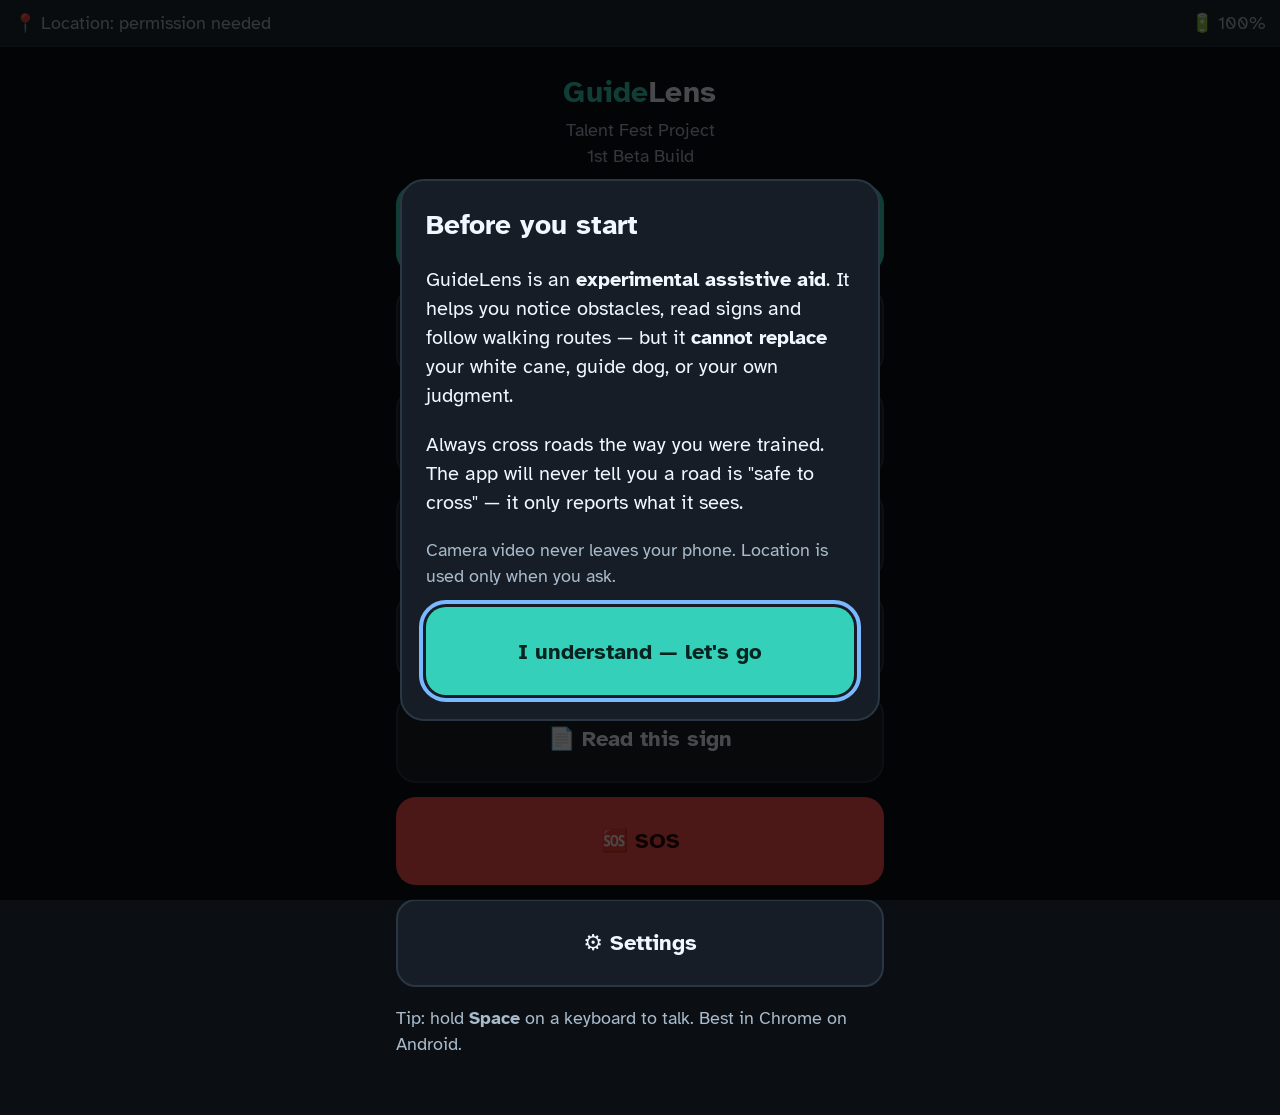
<file: Ammar/web-beta-1/index.html>
<!DOCTYPE html>
<html lang="en">
<head>
<meta charset="UTF-8">
<meta name="viewport" content="width=device-width, initial-scale=1.0, viewport-fit=cover">
<meta name="theme-color" content="#0B0F14">
<meta name="mobile-web-app-capable" content="yes">
<meta name="apple-mobile-web-app-capable" content="yes">
<meta name="apple-mobile-web-app-status-bar-style" content="black-translucent">
<title>GuideLens — AI Navigation for the Visually Impaired</title>
<link rel="manifest" href="manifest.webmanifest">
<link rel="icon" href="icons/icon-192.png">
<link rel="apple-touch-icon" href="icons/icon-192.png">
<link rel="preconnect" href="https://fonts.googleapis.com">
<link rel="preconnect" href="https://fonts.gstatic.com" crossorigin>
<link href="https://fonts.googleapis.com/css2?family=Atkinson+Hyperlegible:ital,wght@0,400;0,700;1,400&display=swap" rel="stylesheet">
<style>
:root{
  --bg:#0B0F14; --elev:#161D26; --alt:#1E2833;
  --text:#F2F7FF; --text2:#A9BACB;
  --safe:#35D0BA; --warn:#FFB020; --danger:#FF4D4F; --focus:#7AB8FF;
  --touch:88px;
}
*{box-sizing:border-box; -webkit-tap-highlight-color:transparent;}
html,body{margin:0;padding:0;background:var(--bg);color:var(--text);
  font-family:"Atkinson Hyperlegible",Roboto,system-ui,sans-serif;
  font-size:20px; line-height:1.45;}
button{font-family:inherit;font-size:22px;font-weight:700;color:var(--text);
  background:var(--elev);border:2px solid #2A3644;border-radius:20px;
  min-height:var(--touch);padding:12px 20px;width:100%;cursor:pointer;
  display:flex;align-items:center;justify-content:center;gap:12px;text-align:center;}
button:active{transform:scale(.98);background:var(--alt);}
button:focus-visible{outline:4px solid var(--focus);outline-offset:3px;}
.btn-primary{background:var(--safe);color:#06231F;border-color:transparent;}
.btn-danger{background:var(--danger);color:#2B0606;border-color:transparent;}
.btn-warn{background:var(--warn);color:#3A2600;border-color:transparent;}
.btn-hold{user-select:none;-webkit-user-select:none;touch-action:none;}
h1{font-size:34px;margin:0;} h2{font-size:28px;margin:0 0 8px;}
.small{font-size:18px;color:var(--text2);}
.statusbar{position:sticky;top:0;z-index:5;display:flex;justify-content:space-between;
  background:var(--alt);padding:10px 14px;font-size:18px;color:var(--text2);
  border-bottom:1px solid #2A3644;}
.screen{display:none;max-width:520px;margin:0 auto;padding:16px 16px 40px;
  min-height:calc(100dvh - 46px);}
.screen.active{display:block;}
.stack{display:flex;flex-direction:column;gap:14px;margin-top:16px;}
.wordmark{text-align:center;font-size:30px;font-weight:700;letter-spacing:.5px;
  color:var(--safe);margin:8px 0 2px;}
.wordmark span{color:var(--text);}
.hero{text-align:center;margin:0 0 4px;}
input[type=text],input[type=tel]{width:100%;min-height:64px;font-size:22px;
  background:var(--elev);border:2px solid #2A3644;border-radius:16px;color:var(--text);padding:12px 16px;}
input:focus-visible,select:focus-visible{outline:4px solid var(--focus);outline-offset:2px;}
label.row{display:flex;align-items:center;gap:14px;min-height:72px;background:var(--elev);
  border-radius:16px;padding:10px 16px;font-size:22px;border:2px solid transparent;}
label.row:has(input:checked){border-color:var(--safe);}
input[type=radio],input[type=checkbox]{width:32px;height:32px;accent-color:var(--safe);}
input[type=range]{width:100%;height:48px;accent-color:var(--safe);}
video{width:100%;border-radius:16px;background:#000;display:block;}
#camwrap{position:relative;border-radius:16px;overflow:hidden;border:2px solid #2A3644;}
#overlay{position:absolute;inset:0;width:100%;height:100%;pointer-events:none;}
.chip{display:inline-block;background:#0B0F14DD;color:#fff;font-size:18px;font-weight:700;
  padding:4px 10px;border-radius:999px;}
#live,#alerts{position:absolute;width:1px;height:1px;overflow:hidden;clip:rect(0 0 0 0);}
#navStatus,#camStatus,#ocrStatus{font-size:24px;font-weight:700;background:var(--elev);
  border-radius:16px;padding:16px;min-height:88px;border:2px solid #2A3644;}
dialog{background:var(--elev);color:var(--text);border:2px solid #2A3644;border-radius:24px;
  max-width:480px;width:92%;padding:24px;}
dialog::backdrop{background:rgba(0,0,0,.7);}
.divider{border:none;border-top:1px solid #2A3644;margin:18px 0;}
.badge{font-size:16px;background:var(--alt);border-radius:999px;padding:4px 12px;color:var(--text2);}
a{color:var(--focus);}
</style>
</head>
<body>

<div class="statusbar" aria-label="Status">
  <span id="gpsStatus" role="status">📍 Location: —</span>
  <span id="batt" role="status">🔋 —</span>
</div>

<!-- Live regions for screen readers -->
<div id="live" aria-live="polite"></div>
<div id="alerts" aria-live="assertive"></div>

<!-- ============ HOME ============ -->
<section id="scr-home" class="screen active" aria-label="Home">
  <p class="wordmark">Guide<span>Lens</span></p>
  <p class="hero small">Talent Fest Project<br>1st Beta Build</p>
  <div class="stack">
    <button class="btn-primary" id="btnTalk" aria-label="Hold to talk. Say navigate to, where am I, read this, or help.">🎤 Hold to Talk</button>
    <button id="btnNavigate" aria-label="Navigate to a destination">🧭 Navigate somewhere</button>
    <button id="btnDetect" aria-label="Start obstacle detection camera">👁️ Start obstacle detection</button>
    <button id="btnWhereAmI" aria-label="Where am I">📍 Where am I?</button>
    <button id="btnAround" aria-label="What is around me">🗣️ What's around me?</button>
    <button id="btnRead" aria-label="Read sign or text">📄 Read this sign</button>
    <button class="btn-danger" id="btnSOS" aria-label="Emergency S O S">🆘 SOS</button>
    <button id="btnSettings" aria-label="Settings">⚙️ Settings</button>
  </div>
  <p class="small" style="margin-top:18px">Tip: hold <b>Space</b> on a keyboard to talk. Best in Chrome on Android.</p>
</section>

<!-- ============ NAVIGATE ============ -->
<section id="scr-nav" class="screen" aria-label="Navigation">
  <h2>🧭 Navigate</h2>
  <p class="small">Say a place name or address, then Go.</p>
  <div class="stack">
    <input type="text" id="navDestInput" aria-label="Destination" placeholder="e.g. Central Library" autocomplete="off">
    <button class="btn-primary" id="navGo">Start walking route</button>
    <div id="navStatus" role="status" aria-live="polite">Idle.</div>
    <button class="btn-danger" id="navStop">Stop navigation</button>
    <button id="navBack">← Back home</button>
  </div>
</section>

<!-- ============ CAMERA ============ -->
<section id="scr-camera" class="screen" aria-label="Obstacle detection">
  <h2>👁️ Obstacle detection</h2>
  <div class="stack">
    <div id="camwrap">
      <video id="video" playsinline muted></video>
      <canvas id="overlay"></canvas>
    </div>
    <div id="camStatus" role="status" aria-live="polite">Starting camera…</div>
    <button id="camStop">Stop detection</button>
  </div>
</section>

<!-- ============ SOS ============ -->
<section id="scr-sos" class="screen" aria-label="SOS">
  <h2>🆘 SOS</h2>
  <div id="ocrStatus" role="status" aria-live="polite"></div>
  <div class="stack">
    <button class="btn-danger" id="sosSend" style="min-height:120px;font-size:28px">SEND SOS WITH MY LOCATION</button>
    <p class="small">Opens a text message to your emergency contact with your exact location. Set the contact number in Settings.</p>
    <button id="sosBack">← Back home</button>
  </div>
</section>

<!-- ============ SETTINGS ============ -->
<section id="scr-settings" class="screen" aria-label="Settings">
  <h2>⚙️ Settings</h2>
  <div class="stack">
    <label class="row"><input type="checkbox" id="chkAudio" checked> Spoken audio</label>
    <label class="row"><input type="checkbox" id="chkHaptics" checked> Vibration</label>
    <label class="row"><input type="checkbox" id="chkStepFree"> Prefer step-free routes</label>

    <p class="small" style="margin:6px 0 0">How much it speaks</p>
    <label class="row"><input type="radio" name="verb" value="minimal"> Minimal — only dangers</label>
    <label class="row"><input type="radio" name="verb" value="standard" checked> Standard</label>
    <label class="row"><input type="radio" name="verb" value="verbose"> Verbose</label>

    <p class="small" style="margin:6px 0 0">Alert distance</p>
    <label class="row"><input type="radio" name="sens" value="near"> Near</label>
    <label class="row"><input type="radio" name="sens" value="standard" checked> Standard</label>
    <label class="row"><input type="radio" name="sens" value="far"> Far</label>

    <p class="small" style="margin:6px 0 0">Speech speed: <b id="rateVal">1.0×</b></p>
    <input type="range" id="setRate" min="0.6" max="1.6" step="0.1" value="1" aria-label="Speech speed">

    <p class="small" style="margin:6px 0 0">Emergency contact phone number</p>
    <input type="tel" id="setContact" placeholder="+1 555 123 4567" aria-label="Emergency contact number">

    <button class="btn-primary" id="btnSaveSettings">Save settings</button>
    <button id="btnTestVoice">🔊 Test voice</button>
    <button id="setBack">← Back home</button>
  </div>
</section>

<!-- First-run disclaimer -->
<dialog id="disclaimer">
  <h2>Before you start</h2>
  <p>GuideLens is an <b>experimental assistive aid</b>. It helps you notice obstacles, read signs and follow walking routes — but it <b>cannot replace</b> your white cane, guide dog, or your own judgment.</p>
  <p>Always cross roads the way you were trained. The app will never tell you a road is "safe to cross" — it only reports what it sees.</p>
  <p class="small">Camera video never leaves your phone. Location is used only when you ask.</p>
  <div class="stack" style="margin-top:14px">
    <button class="btn-primary" id="agreeBtn">I understand — let's go</button>
  </div>
</dialog>

<script>
"use strict";
/* ================= STATE ================= */
const $ = id => document.getElementById(id);
const DEF = {audio:true,haptics:true,stepFree:false,verbosity:"standard",sensitivity:"standard",rate:1.0,contact:""};
let S = Object.assign({}, DEF, JSON.parse(localStorage.getItem("gl_settings")||"{}"));
let pos = null;                    // {lat,lng,heading,accuracy}
let lastSpoken = "", lastAlert = {}, model = null, stream = null, camTimer = null;
let nav = null;                    // {dest:{lat,lng,label}, steps:[], coords:[], stepIdx, destPoint, lastRecalc}
let ocrBusy = false;

/* ================= SPEECH ================= */
function speak(text, opt={}){
  lastSpoken = text;
  $("live").textContent = text;
  if(!S.audio) return;
  try{
    if(opt.priority) speechSynthesis.cancel();
    const u = new SpeechSynthesisUtterance(text);
    u.rate = S.rate; u.lang = "en-US"; u.pitch = 1;
    speechSynthesis.speak(u);
  }catch(e){}
}
function buzz(pattern){ if(S.haptics && navigator.vibrate) navigator.vibrate(pattern); }
function distWord(d){
  if(d<5) return "very close";
  if(d<15) return "about "+Math.round(d/5)*5+" meters";
  return "about "+Math.round(d/10)*10+" meters";
}

/* ================= UI ================= */
function show(id){
  document.querySelectorAll(".screen").forEach(s=>s.classList.remove("active"));
  $(id).classList.add("active");
  window.scrollTo(0,0);
}

/* ================= GEOLOCATION ================= */
function startGeo(){
  if(!navigator.geolocation){ $("gpsStatus").textContent="📍 Location not supported"; return; }
  navigator.geolocation.watchPosition(p=>{
    pos = {lat:p.coords.latitude, lng:p.coords.longitude, heading:p.coords.heading, accuracy:p.coords.accuracy};
    $("gpsStatus").textContent = "📍 Location: ±"+Math.round(p.coords.accuracy)+" m";
    navTick();
  }, e=>{ $("gpsStatus").textContent="📍 Location: permission needed"; }, {enableHighAccuracy:true, maximumAge:1000});
}
async function whereAmI(){
  if(!pos){ speak("I don't have your location yet. Please allow location access."); return; }
  speak("Getting your location…");
  try{
    const r = await fetch(`https://nominatim.openstreetmap.org/reverse?format=jsonv2&lat=${pos.lat}&lon=${pos.lng}&accept-language=en`);
    const j = await r.json();
    const a = j.address||{};
    const place = [a.house_number, a.road, a.suburb||a.neighbourhood, a.city||a.town||a.village].filter(Boolean).join(", ");
    speak(place ? "You are at "+place+". GPS accuracy about "+Math.round(pos.accuracy)+" meters." : "You are at coordinates "+pos.lat.toFixed(5)+", "+pos.lng.toFixed(5)+".");
  }catch(e){ speak("I couldn't reach the map service. Coordinates "+pos.lat.toFixed(5)+", "+pos.lng.toFixed(5)+"."); }
}

/* ================= ROUTING (OSRM walking via openstreetmap.de) ================= */
function hav(a,b){const R=6371000,t=Math.PI/180;
  const dLa=(b.lat-a.lat)*t,dLo=(b.lng-a.lng)*t;
  const h=Math.sin(dLa/2)**2+Math.cos(a.lat*t)*Math.cos(b.lat*t)*Math.sin(dLo/2)**2;
  return 2*R*Math.asin(Math.sqrt(h));}
function decodePolyline(str){let i=0,la=0,ln=0,c=[];
  while(i<str.length){let b,s=0,r=0;do{b=str.charCodeAt(i++)-63;r|=(b&31)<<s;s+=5}while(b>=32);la+=(r&1)?~(r>>1):(r>>1);
  s=0;r=0;do{b=str.charCodeAt(i++)-63;r|=(b&31)<<s;s+=5}while(b>=32);ln+=(r&1)?~(r>>1):(r>>1);
  c.push({lat:la/1e5,lng:ln/1e5});}return c;}
function maneuverText(st){
  const m=(st.maneuver||{}).type||"", mod=(st.maneuver||{}).modifier||"";
  if(m.includes("depart")) return "Start walking"+(st.name?" on "+st.name:"");
  if(m.includes("roundabout")) return "Take the roundabout, exit toward "+(st.name||"the exit");
  if(m.includes("arrive")) return "You are arriving";
  if(m.startsWith("turn")||m.startsWith("new name")){
    if(mod.includes("left")&&!mod.includes("slight")) return "Turn left"+(st.name?" onto "+st.name:"");
    if(mod.includes("right")&&!mod.includes("slight")) return "Turn right"+(st.name?" onto "+st.name:"");
    if(mod.includes("slight left")) return "Bear slight left";
    if(mod.includes("slight right")) return "Bear slight right";
    if(mod.includes("sharp left")) return "Turn sharp left";
    if(mod.includes("sharp right")) return "Turn sharp right";
    if(mod.includes("uturn")) return "Make a U-turn";
  }
  return "Continue straight"+(st.name?" on "+st.name:"");
}
async function geocode(q){
  const r = await fetch(`https://nominatim.openstreetmap.org/search?format=jsonv2&limit=1&accept-language=en&q=${encodeURIComponent(q)}`);
  const j = await r.json();
  if(!j.length) return null;
  return {lat:+j[0].lat, lng:+j[0].lon, label:j[0].display_name.split(",")[0]};
}
async function fetchRoute(a,b){
  const url=`https://routing.openstreetmap.de/routed-foot/route/v1/foot/${a.lng},${a.lat};${b.lng},${b.lat}?overview=full&steps=true&geometries=polyline`;
  const r=await fetch(url); const j=await r.json();
  if(!j.routes||!j.routes.length) throw new Error("no route");
  const rt=j.routes[0];
  return {coords:decodePolyline(rt.geometry), steps:rt.legs[0].steps,
          destPoint:b, label:b.label, lastRecalc:0};
}
async function navigateTo(place){
  if(!pos){ speak("I need your location first. Please allow location access."); return; }
  speak("Looking for "+place+"…");
  let dest;
  try{ dest = await geocode(place); }catch(e){}
  if(!dest){ speak("Sorry, I couldn't find "+place+". Try a nearby landmark or a full address."); return; }
  try{
    nav = await fetchRoute(pos, dest);
    nav.stepIdx = 0; nav.announcedPre=false; nav.announcedNow=false;
    const secs = nav.steps.length? Math.round((nav.steps[nav.steps.length-1].distance+ (nav.steps[nav.steps.length-1].maneuver?0:0))/1.3) : 0;
    show("scr-nav");
    $("navStatus").textContent = "Route to "+dest.label+" — "+Math.round(routeLen(nav.coords))+" m.";
    speak("Route set to "+dest.label+". About "+Math.round(routeLen(nav.coords))+" meters, roughly "+Math.max(1,Math.round(routeLen(nav.coords)/80))+" minutes walking. Say 'stop' anytime.");
    buzz([60,80,60]);
  }catch(e){ speak("I couldn't find a walking route there. Please try again."); }
}
function routeLen(c){let d=0;for(let i=1;i<c.length;i++)d+=hav(c[i-1],c[i]);return d;}
function nearestDistToRoute(pt,coords){let m=1e9;for(let i=0;i<coords.length;i++){const d=hav(pt,coords[i]);if(d<m)m=d;}return m;}
function navTick(){
  if(!nav||!pos) return;
  const step = nav.steps[nav.stepIdx];
  if(!step){ finishNav(); return; }
  const end = {lat:step.maneuver.location[1], lng:step.maneuver.location[0]};
  const d = hav(pos,end);
  // arrival
  if(hav(pos,nav.destPoint) < 20){ finishNav(); return; }
  // advance steps
  while(nav.stepIdx < nav.steps.length-1 && d < 8){
    nav.stepIdx++; nav.announcedPre=false; nav.announcedNow=false; return navTick();
  }
  // announcements
  if(!nav.announcedPre && d < 22 && d >= 6){
    nav.announcedPre=true;
    const t=maneuverText(step);
    speak((d>12?"In about "+Math.round(d/5)*5+" meters, ":"")+t+".");
    buzz([60,80,60]);
  }
  if(!nav.announcedNow && d < 6){
    nav.announcedNow=true;
    speak("Now. "+maneuverText(step)+".", {priority:true});
  }
  // off-route recalc (max every 15s)
  const off = nearestDistToRoute(pos, nav.coords);
  if(off > 35 && Date.now()-nav.lastRecalc > 15000){
    nav.lastRecalc = Date.now();
    speak("You seem off the route. Recalculating.", {priority:true}); buzz(300);
    fetchRoute(pos, {lat:nav.destPoint.lat, lng:nav.destPoint.lng, label:nav.label})
      .then(r=>{nav.coords=r.coords; nav.steps=r.steps; nav.stepIdx=0; nav.announcedPre=false; nav.announcedNow=false;})
      .catch(()=>{});
  }
}
function finishNav(){
  speak("You have arrived near "+(nav?nav.label:"your destination")+". I will stop guiding now.", {priority:true});
  buzz([60,80,60]);
  $("navStatus").textContent="Arrived.";
  nav=null;
}
function stopNavigation(silent){
  if(!nav) return;
  nav=null; $("navStatus").textContent="Idle.";
  if(!silent) speak("Navigation stopped.");
}

/* ================= VISION (TensorFlow.js coco-ssd) ================= */
function loadScript(src){return new Promise((res,rej)=>{const s=document.createElement("script");s.src=src;s.onload=res;s.onerror=()=>rej(new Error("load "+src));document.head.appendChild(s);});}
async function ensureModel(){
  if(model) return model;
  setCam("Loading vision model… one moment.");
  if(!window.tf) await loadScript("https://cdn.jsdelivr.net/npm/@tensorflow/tfjs@4.17.0/dist/tf.min.js");
  if(!window.cocoSsd) await loadScript("https://cdn.jsdelivr.net/npm/@tensorflow-models/coco-ssd@2.2.3/dist/coco-ssd.min.js");
  model = await cocoSsd.load({base:"lite_mobilenet_v2"});
  return model;
}
const KNOWN_H={person:1.7,bicycle:1.1,car:1.5,motorcycle:1.2,bus:3.0,truck:2.5,dog:0.6,cat:0.35,bench:0.9,chair:0.9,pottedplant:0.5,suitcase:0.7,backpack:0.5,handbag:0.4};
const FOV_DEG = 62;
function estDistance(cls,bhPx,vh){
  const real=KNOWN_H[cls]; if(!real||!bhPx) return null;
  const fPx = vh/(2*Math.tan(FOV_DEG*Math.PI/360)); // use vertical fov approx
  return (real*fPx)/bhPx;
}
function sideOf(cx,w){const r=(cx-w/2)/(w/2);return r<-0.35?"on your left":r>0.35?"on your right":"ahead";}
function setCam(t){$("camStatus").textContent=t;}
async function startCamera(){
  try{
    stream = await navigator.mediaDevices.getUserMedia({video:{facingMode:{ideal:"environment"},width:{ideal:960}},audio:false});
    $("video").srcObject = stream; await $("video").play();
    await ensureModel();
    setCam("Detection running. Hold the phone at chest height, camera facing forward.");
    speak("Detection running. I'll warn you about obstacles.");
    loop();
  }catch(e){
    setCam("Camera or model unavailable. Check camera permission and connection.");
    speak("I couldn't start the camera. Please check camera permission.");
  }
}
function stopCamera(){
  clearTimeout(camTimer);
  if(stream){stream.getTracks().forEach(t=>t.stop());stream=null;}
  $("video").srcObject=null;
  const c=$("overlay");c.getContext("2d").clearRect(0,0,c.width,c.height);
}
function loop(){
  const v=$("video"); if(!stream||v.readyState<2){ if(stream) camTimer=setTimeout(loop,400); return; }
  const c=$("overlay"),ctx=c.getContext("2d");
  c.width=v.videoWidth;c.height=v.videoHeight;
  model.detect(v).then(preds=>{
    ctx.clearRect(0,0,c.width,c.height);
    const sens={near:{d:1.5,c:3.0},standard:{d:2.0,c:4.5},far:{d:3.0,c:6.0}}[S.sensitivity];
    let danger=false;
    const seen=[];
    for(const p of preds){
      const [x,y,w,h]=p.bbox, cx=x+w/2;
      const dist=estDistance(p.class,h,v.videoHeight);
      const side=sideOf(cx,v.videoWidth);
      const inPath=Math.abs(cx-v.videoWidth/2)<v.videoWidth*0.25;
      if(dist){
        const key=p.class+side, now=Date.now();
        let sev="info";
        if(dist<sens.d||(dist<sens.c&&inPath)) sev="danger";
        else if(dist<sens.c&&inPath) sev="caution";
        else if(dist<sens.c) sev="caution";
        seen.push({cls:p.class,dist,side,sev});
        // draw
        ctx.lineWidth=4; ctx.setLineDash(sev==="danger"?[]:[sev==="caution"?[10,8]:[4,6]]);
        ctx.strokeStyle=sev==="danger"?"#FF4D4F":sev==="caution"?"#FFB020":"#7AB8FF";
        ctx.strokeRect(x,y,w,h);
        ctx.setLineDash([]);
        ctx.fillStyle="rgba(11,15,20,.85)";ctx.fillRect(x,Math.max(0,y-30),Math.max(70,p.class.length*11+40),28);
        ctx.fillStyle="#fff";ctx.font="bold 18px sans-serif";
        ctx.fillText(p.class+" "+dist.toFixed(1)+"m",x+6,Math.max(0,y-30)+21);
        // alerts
        const last=lastAlert[key]||0;
        if(sev==="danger"&&(now-last>3000)){
          lastAlert[key]=now; danger=true;
          speak("Stop! "+p.class+" "+side+", "+distWord(dist)+".", {priority:true});
          buzz([120,80,120,80,120]);
        }else if(sev==="caution"&&S.verbosity!=="minimal"&&(now-last>8000)){
          lastAlert[key]=now;
          speak("Caution: "+p.class+" "+side+", "+distWord(dist)+".");
          buzz(80);
        }
      }
    }
    if(danger) $("alerts").textContent="DANGER";
    window.__lastSeen=seen;
    if(stream) camTimer=setTimeout(loop, 380);
  }).catch(()=>{ if(stream) camTimer=setTimeout(loop,600); });
}
function describeAround(){
  if(!stream){ show("scr-camera"); startCamera(); setTimeout(describeAround,6000); return; }
  const seen=(window.__lastSeen||[]).filter(s=>s.dist).sort((a,b)=>a.dist-b.dist);
  if(!seen.length){ speak("I don't see any obstacles nearby."); return; }
  const top=seen.slice(0,3).map(s=>s.cls.replace("pottedplant","plant")+" "+s.side+", "+distWord(s.dist));
  speak("Around you: "+top.join(". ")+".");
}

/* ================= OCR (Tesseract.js, lazy) ================= */
async function readSign(){
  if(!stream){ show("scr-camera"); await startCamera(); }
  if(ocrBusy) return;
  ocrBusy=true; speak("Reading… hold the sign steady.");
  try{
    if(!window.Tesseract) await loadScript("https://cdn.jsdelivr.net/npm/tesseract.js@5.1.0/dist/tesseract.min.js");
    const v=$("video"); if(v.readyState<2) throw 0;
    const cv=document.createElement("canvas");const sc=Math.min(1,1280/v.videoWidth);
    cv.width=v.videoWidth*sc;cv.height=v.videoHeight*sc;
    cv.getContext("2d").drawImage(v,0,0,cv.width,cv.height);
    const {data}=await Tesseract.recognize(cv,"eng");
    const lines=(data.lines||[]).filter(l=>l.confidence>55&&l.text.trim().length>2)
      .sort((a,b)=>b.text.trim().length-a.text.trim().length).slice(0,3)
      .map(l=>l.text.trim()).filter(Boolean);
    if(lines.length){ speak("It says: "+lines.join(". ")); setCam("Read: "+lines.join(" / ")); }
    else speak("I couldn't read any text here. Try holding the camera steady and closer.");
  }catch(e){ speak("Reading failed. Try again."); }
  ocrBusy=false;
}

/* ================= SOS ================= */
function sosFlow(){
  show("scr-sos");
  if(!S.contact){ speak("No emergency contact set. Please add a phone number in Settings."); return; }
  buzz([200,100,200,100,200,700]);
  speak("SOS ready. Press the big red button to send your location to "+S.contact+".");
}
function sendSOS(){
  if(!pos){ speak("No location available yet. Wait for the GPS icon, then try again."); return; }
  const gmaps="https://maps.google.com/?q="+pos.lat+","+pos.lng;
  const body=encodeURIComponent("EMERGENCY — I need help. My location: "+gmaps+" (accuracy ±"+Math.round(pos.accuracy)+" m). Sent via GuideLens.");
  buzz([200,100,200,100,200,700,200,100,200]);
  speak("Sending SOS with your location.", {priority:true});
  window.open("sms:"+S.contact.replace(/[^+\d]/g,"")+"?&body="+body,"_self");
}

/* ================= VOICE COMMANDS ================= */
const SR = window.SpeechRecognition||window.webkitSpeechRecognition;
let rec=null, recActive=false;
function startRec(){
  if(!SR){ speak("Voice input is not supported in this browser. Use the big buttons, or type commands on the Navigate screen."); return; }
  if(recActive) return;
  try{
    rec=new SR(); rec.lang="en-US"; rec.interimResults=false; rec.maxAlternatives=1;
    rec.onresult=ev=>{ const t=ev.results[0][0].transcript; handleCommand(t); };
    rec.onerror=()=>{ recActive=false; };
    rec.onend=()=>{ recActive=false; };
    rec.start(); recActive=true; buzz(40);
  }catch(e){}
}
function stopRec(){ if(rec&&recActive){ try{rec.stop();}catch(e){} recActive=false; } }
function handleCommand(raw){
  const t=raw.toLowerCase().replace(/[.?!]/g,"").trim();
  $("live").textContent="Heard: "+raw;
  let m;
  if((m=t.match(/(?:navigate|take me|go|walk)(?: to)? (.+)/))) return navigateTo(m[1].trim());
  if(t.includes("where am i")||t.includes("my location")) return whereAmI();
  if(t.includes("read")) return readSign();
  if(t.includes("around")||t.includes("what do you see")||t.includes("surroundings")) return describeAround();
  if(t.includes("stop navigation")||t==="stop") return stopNavigation();
  if(t.includes("repeat")) return speak(lastSpoken||"Nothing to repeat.");
  if(t.includes("sos")||t.includes("emergency")||t.includes("help me")) return sosFlow();
  if(t.includes("setting")) return show("scr-settings");
  if(t.includes("start detection")||t.includes("start camera")){ show("scr-camera"); return startCamera(); }
  speak("Sorry, I didn't understand. Try 'navigate to the library', 'where am I', 'read this', or 'what's around me'.");
}

/* ================= WIRING ================= */
$("btnTalk").addEventListener("pointerdown",e=>{e.preventDefault();startRec();});
$("btnTalk").addEventListener("pointerup",stopRec);
$("btnTalk").addEventListener("pointercancel",stopRec);
document.addEventListener("keydown",e=>{ if(e.code==="Space"&&document.activeElement.tagName!=="INPUT"){e.preventDefault(); if(!e.repeat) startRec();} });
document.addEventListener("keyup",e=>{ if(e.code==="Space") stopRec(); });

$("btnNavigate").onclick=()=>{show("scr-nav"); $("navDestInput").focus();};
$("navGo").onclick=()=>{ const q=$("navDestInput").value.trim(); if(q) navigateTo(q); else speak("Please type or say a destination first."); };
$("navStop").onclick=()=>{stopNavigation();};
$("navBack").onclick=()=>{stopNavigation(true);show("scr-home");};
$("btnDetect").onclick=()=>{show("scr-camera");startCamera();};
$("btnAround").onclick=()=>describeAround();
$("camStop").onclick=()=>{stopCamera();show("scr-home");speak("Detection stopped.");};
$("btnWhereAmI").onclick=whereAmI;
$("btnRead").onclick=readSign;
$("btnSOS").onclick=sosFlow;
$("sosSend").onclick=sendSOS;
$("sosBack").onclick=()=>show("scr-home");
$("btnSettings").onclick=()=>show("scr-settings");

/* settings */
function loadSettingsUI(){
  $("chkAudio").checked=S.audio; $("chkHaptics").checked=S.haptics; $("chkStepFree").checked=S.stepFree;
  document.querySelectorAll("input[name=verb]").forEach(r=>r.checked=r.value===S.verbosity);
  document.querySelectorAll("input[name=sens]").forEach(r=>r.checked=r.value===S.sensitivity);
  $("setRate").value=S.rate; $("rateVal").textContent=(+S.rate).toFixed(1)+"×";
  $("setContact").value=S.contact;
}
$("setRate").oninput=()=>{$("rateVal").textContent=(+$("setRate").value).toFixed(1)+"×";};
$("btnSaveSettings").onclick=()=>{
  S.audio=$("chkAudio").checked; S.haptics=$("chkHaptics").checked; S.stepFree=$("chkStepFree").checked;
  S.verbosity=document.querySelector("input[name=verb]:checked").value;
  S.sensitivity=document.querySelector("input[name=sens]:checked").value;
  S.rate=+$("setRate").value; S.contact=$("setContact").value.trim();
  localStorage.setItem("gl_settings",JSON.stringify(S));
  speak("Settings saved."); show("scr-home");
};
$("btnTestVoice").onclick=()=>speak("This is how GuideLens sounds. You can change the speed in settings.",{priority:true});
$("setBack").onclick=()=>show("scr-home");

/* battery */
if(navigator.getBattery) navigator.getBattery().then(b=>{
  const up=()=>{$("batt").textContent="🔋 "+Math.round(b.level*100)+"%";};
  up(); b.onlevelchange=up;
});

/* first run */
if(!localStorage.getItem("gl_agreed")){
  setTimeout(()=>{ $("disclaimer").showModal(); speak("Welcome to GuideLens. Please listen to the safety information on screen."); },600);
}
$("agreeBtn").onclick=()=>{localStorage.setItem("gl_agreed","1");$("disclaimer").close();speak("Great. Hold the right side button and say, navigate to, followed by a place.");};

/* service worker + geo */
if("serviceWorker" in navigator) navigator.serviceWorker.register("sw.js").catch(()=>{});
startGeo();
loadSettingsUI();
if(!("mediaDevices" in navigator)) speak("Note: camera features need a secure H T T P S connection and a modern browser.");
</script>
</body>
</html>
</file>
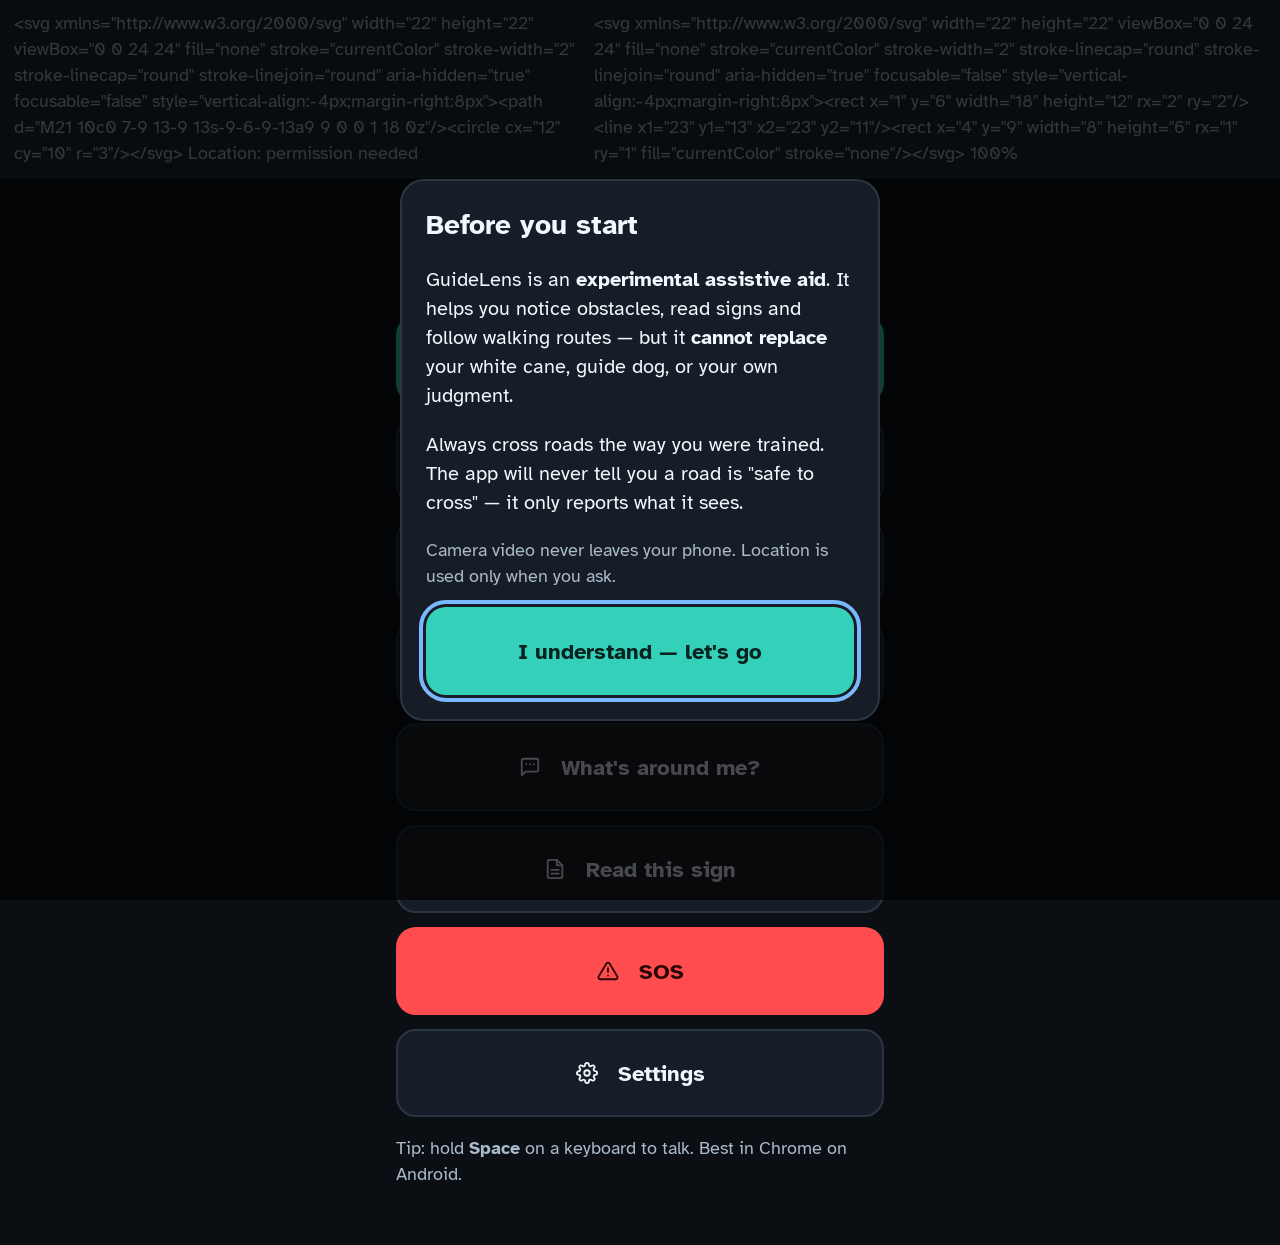
<file: Ammar/web-beta-2/index.html>
<!DOCTYPE html>
<html lang="en">
<head>
<meta charset="UTF-8">
<meta name="viewport" content="width=device-width, initial-scale=1.0, viewport-fit=cover">
<meta name="theme-color" content="#0B0F14">
<meta name="mobile-web-app-capable" content="yes">
<meta name="apple-mobile-web-app-capable" content="yes">
<meta name="apple-mobile-web-app-status-bar-style" content="black-translucent">
<title>GuideLens — AI Navigation for the Visually Impaired</title>
<link rel="manifest" href="manifest.webmanifest">
<link rel="icon" href="icons/icon-192.png">
<link rel="apple-touch-icon" href="icons/icon-192.png">
<link rel="preconnect" href="https://fonts.googleapis.com">
<link rel="preconnect" href="https://fonts.gstatic.com" crossorigin>
<link href="https://fonts.googleapis.com/css2?family=Atkinson+Hyperlegible:ital,wght@0,400;0,700;1,400&display=swap" rel="stylesheet">
<style>
:root{
  --bg:#0B0F14; --elev:#161D26; --alt:#1E2833;
  --text:#F2F7FF; --text2:#A9BACB;
  --safe:#35D0BA; --warn:#FFB020; --danger:#FF4D4F; --focus:#7AB8FF;
  --touch:88px;
}
*{box-sizing:border-box; -webkit-tap-highlight-color:transparent;}
html,body{margin:0;padding:0;background:var(--bg);color:var(--text);
  font-family:"Atkinson Hyperlegible",Roboto,system-ui,sans-serif;
  font-size:20px; line-height:1.45;}
button{font-family:inherit;font-size:22px;font-weight:700;color:var(--text);
  background:var(--elev);border:2px solid #2A3644;border-radius:20px;
  min-height:var(--touch);padding:12px 20px;width:100%;cursor:pointer;
  display:flex;align-items:center;justify-content:center;gap:12px;text-align:center;}
button:active{transform:scale(.98);background:var(--alt);}
button:focus-visible{outline:4px solid var(--focus);outline-offset:3px;}
.btn-primary{background:var(--safe);color:#06231F;border-color:transparent;}
.btn-danger{background:var(--danger);color:#2B0606;border-color:transparent;}
.btn-warn{background:var(--warn);color:#3A2600;border-color:transparent;}
.btn-hold{user-select:none;-webkit-user-select:none;touch-action:none;}
h1{font-size:34px;margin:0;} h2{font-size:28px;margin:0 0 8px;}
.small{font-size:18px;color:var(--text2);}
.statusbar{position:sticky;top:0;z-index:5;display:flex;justify-content:space-between;
  background:var(--alt);padding:10px 14px;font-size:18px;color:var(--text2);
  border-bottom:1px solid #2A3644;}
.screen{display:none;max-width:520px;margin:0 auto;padding:16px 16px 40px;
  min-height:calc(100dvh - 46px);}
.screen.active{display:block;}
.stack{display:flex;flex-direction:column;gap:14px;margin-top:16px;}
.wordmark{text-align:center;font-size:30px;font-weight:700;letter-spacing:.5px;
  color:var(--safe);margin:8px 0 2px;}
.wordmark span{color:var(--text);}
.hero{text-align:center;margin:0 0 4px;}
input[type=text],input[type=tel]{width:100%;min-height:64px;font-size:22px;
  background:var(--elev);border:2px solid #2A3644;border-radius:16px;color:var(--text);padding:12px 16px;}
input:focus-visible,select:focus-visible{outline:4px solid var(--focus);outline-offset:2px;}
label.row{display:flex;align-items:center;gap:14px;min-height:72px;background:var(--elev);
  border-radius:16px;padding:10px 16px;font-size:22px;border:2px solid transparent;}
label.row:has(input:checked){border-color:var(--safe);}
input[type=radio],input[type=checkbox]{width:32px;height:32px;accent-color:var(--safe);}
input[type=range]{width:100%;height:48px;accent-color:var(--safe);}
video{width:100%;border-radius:16px;background:#000;display:block;}
#camwrap{position:relative;border-radius:16px;overflow:hidden;border:2px solid #2A3644;}
#overlay{position:absolute;inset:0;width:100%;height:100%;pointer-events:none;}
.chip{display:inline-block;background:#0B0F14DD;color:#fff;font-size:18px;font-weight:700;
  padding:4px 10px;border-radius:999px;}
#live,#alerts{position:absolute;width:1px;height:1px;overflow:hidden;clip:rect(0 0 0 0);}
#navStatus,#camStatus,#ocrStatus{font-size:24px;font-weight:700;background:var(--elev);
  border-radius:16px;padding:16px;min-height:88px;border:2px solid #2A3644;}
dialog{background:var(--elev);color:var(--text);border:2px solid #2A3644;border-radius:24px;
  max-width:480px;width:92%;padding:24px;}
dialog::backdrop{background:rgba(0,0,0,.7);}
.divider{border:none;border-top:1px solid #2A3644;margin:18px 0;}
.badge{font-size:16px;background:var(--alt);border-radius:999px;padding:4px 12px;color:var(--text2);}
a{color:var(--focus);}
</style>
</head>
<body>

<div class="statusbar" aria-label="Status">
  <span id="gpsStatus" role="status"><svg xmlns="http://www.w3.org/2000/svg" width="22" height="22" viewBox="0 0 24 24" fill="none" stroke="currentColor" stroke-width="2" stroke-linecap="round" stroke-linejoin="round" aria-hidden="true" focusable="false" style="vertical-align:-4px;margin-right:8px"><path d="M21 10c0 7-9 13-9 13s-9-6-9-13a9 9 0 0 1 18 0z"/><circle cx="12" cy="10" r="3"/></svg> Location: —</span>
  <span id="batt" role="status"><svg xmlns="http://www.w3.org/2000/svg" width="22" height="22" viewBox="0 0 24 24" fill="none" stroke="currentColor" stroke-width="2" stroke-linecap="round" stroke-linejoin="round" aria-hidden="true" focusable="false" style="vertical-align:-4px;margin-right:8px"><rect x="1" y="6" width="18" height="12" rx="2" ry="2"/><line x1="23" y1="13" x2="23" y2="11"/><rect x="4" y="9" width="8" height="6" rx="1" ry="1" fill="currentColor" stroke="none"/></svg> —</span>
</div>

<!-- Live regions for screen readers -->
<div id="live" aria-live="polite"></div>
<div id="alerts" aria-live="assertive"></div>

<!-- ============ HOME ============ -->
<section id="scr-home" class="screen active" aria-label="Home">
  <p class="wordmark">Guide<span>Lens</span></p>
  <p class="hero small">Talent Fest Project<br>2nd Beta Build</p>
  <div class="stack">
    <button class="btn-primary" id="btnTalk" aria-label="Hold to talk. Say navigate to, where am I, read this, or help."><svg xmlns="http://www.w3.org/2000/svg" width="22" height="22" viewBox="0 0 24 24" fill="none" stroke="currentColor" stroke-width="2" stroke-linecap="round" stroke-linejoin="round" aria-hidden="true" focusable="false" style="vertical-align:-4px;margin-right:8px"><rect x="9" y="2" width="6" height="12" rx="3"/><path d="M5 10a7 7 0 0 0 14 0"/><line x1="12" y1="19" x2="12" y2="22"/><line x1="8" y1="22" x2="16" y2="22"/></svg> Hold to Talk</button>
    <button id="btnNavigate" aria-label="Navigate to a destination"><svg xmlns="http://www.w3.org/2000/svg" width="22" height="22" viewBox="0 0 24 24" fill="none" stroke="currentColor" stroke-width="2" stroke-linecap="round" stroke-linejoin="round" aria-hidden="true" focusable="false" style="vertical-align:-4px;margin-right:8px"><circle cx="12" cy="12" r="10"/><polygon points="16.24 7.76 14.12 14.12 7.76 16.24 9.88 9.88 16.24 7.76"/></svg> Navigate somewhere</button>
    <button id="btnDetect" aria-label="Start obstacle detection camera"><svg xmlns="http://www.w3.org/2000/svg" width="22" height="22" viewBox="0 0 24 24" fill="none" stroke="currentColor" stroke-width="2" stroke-linecap="round" stroke-linejoin="round" aria-hidden="true" focusable="false" style="vertical-align:-4px;margin-right:8px"><path d="M1 12s4-8 11-8 11 8 11 8-4 8-11 8-11-8-11-8z"/><circle cx="12" cy="12" r="3"/></svg> Start obstacle detection</button>
    <button id="btnWhereAmI" aria-label="Where am I"><svg xmlns="http://www.w3.org/2000/svg" width="22" height="22" viewBox="0 0 24 24" fill="none" stroke="currentColor" stroke-width="2" stroke-linecap="round" stroke-linejoin="round" aria-hidden="true" focusable="false" style="vertical-align:-4px;margin-right:8px"><path d="M21 10c0 7-9 13-9 13s-9-6-9-13a9 9 0 0 1 18 0z"/><circle cx="12" cy="10" r="3"/></svg> Where am I?</button>
    <button id="btnAround" aria-label="What is around me"><svg xmlns="http://www.w3.org/2000/svg" width="22" height="22" viewBox="0 0 24 24" fill="none" stroke="currentColor" stroke-width="2" stroke-linecap="round" stroke-linejoin="round" aria-hidden="true" focusable="false" style="vertical-align:-4px;margin-right:8px"><path d="M21 15a2 2 0 0 1-2 2H7l-4 4V5a2 2 0 0 1 2-2h14a2 2 0 0 1 2 2z"/><circle cx="8" cy="9" r="1" fill="currentColor" stroke="none"/><circle cx="12" cy="9" r="1" fill="currentColor" stroke="none"/><circle cx="16" cy="9" r="1" fill="currentColor" stroke="none"/></svg> What's around me?</button>
    <button id="btnRead" aria-label="Read sign or text"><svg xmlns="http://www.w3.org/2000/svg" width="22" height="22" viewBox="0 0 24 24" fill="none" stroke="currentColor" stroke-width="2" stroke-linecap="round" stroke-linejoin="round" aria-hidden="true" focusable="false" style="vertical-align:-4px;margin-right:8px"><path d="M14 2H6a2 2 0 0 0-2 2v16a2 2 0 0 0 2 2h12a2 2 0 0 0 2-2V8z"/><polyline points="14 2 14 8 20 8"/><line x1="16" y1="13" x2="8" y2="13"/><line x1="16" y1="17" x2="8" y2="17"/></svg> Read this sign</button>
    <button class="btn-danger" id="btnSOS" aria-label="Emergency S O S"><svg xmlns="http://www.w3.org/2000/svg" width="22" height="22" viewBox="0 0 24 24" fill="none" stroke="currentColor" stroke-width="2" stroke-linecap="round" stroke-linejoin="round" aria-hidden="true" focusable="false" style="vertical-align:-4px;margin-right:8px"><path d="M10.29 3.86 1.82 18a2 2 0 0 0 1.71 3h16.94a2 2 0 0 0 1.71-3L13.71 3.86a2 2 0 0 0-3.42 0z"/><line x1="12" y1="9" x2="12" y2="13"/><line x1="12" y1="17" x2="12.01" y2="17"/></svg> SOS</button>
    <button id="btnSettings" aria-label="Settings"><svg xmlns="http://www.w3.org/2000/svg" width="22" height="22" viewBox="0 0 24 24" fill="none" stroke="currentColor" stroke-width="2" stroke-linecap="round" stroke-linejoin="round" aria-hidden="true" focusable="false" style="vertical-align:-4px;margin-right:8px"><circle cx="12" cy="12" r="3"/><path d="M19.4 15a1.65 1.65 0 0 0 .33 1.82l.06.06a2 2 0 0 1 0 2.83 2 2 0 0 1-2.83 0l-.06-.06a1.65 1.65 0 0 0-1.82-.33 1.65 1.65 0 0 0-1 1.51V21a2 2 0 0 1-2 2 2 2 0 0 1-2-2v-.09A1.65 1.65 0 0 0 9 19.4a1.65 1.65 0 0 0-1.82.33l-.06.06a2 2 0 0 1-2.83 0 2 2 0 0 1 0-2.83l.06-.06a1.65 1.65 0 0 0 .33-1.82 1.65 1.65 0 0 0-1.51-1H3a2 2 0 0 1-2-2 2 2 0 0 1 2-2h.09A1.65 1.65 0 0 0 4.6 9a1.65 1.65 0 0 0-.33-1.82l-.06-.06a2 2 0 0 1 0-2.83 2 2 0 0 1 2.83 0l.06.06a1.65 1.65 0 0 0 1.82.33H9a1.65 1.65 0 0 0 1-1.51V3a2 2 0 0 1 2-2 2 2 0 0 1 2 2v.09a1.65 1.65 0 0 0 1 1.51 1.65 1.65 0 0 0 1.82-.33l.06-.06a2 2 0 0 1 2.83 0 2 2 0 0 1 0 2.83l-.06.06a1.65 1.65 0 0 0-.33 1.82V9a1.65 1.65 0 0 0 1.51 1H21a2 2 0 0 1 2 2 2 2 0 0 1-2 2h-.09a1.65 1.65 0 0 0-1.51 1z"/></svg> Settings</button>
  </div>
  <p class="small" style="margin-top:18px">Tip: hold <b>Space</b> on a keyboard to talk. Best in Chrome on Android.</p>
</section>

<!-- ============ NAVIGATE ============ -->
<section id="scr-nav" class="screen" aria-label="Navigation">
  <h2><svg xmlns="http://www.w3.org/2000/svg" width="22" height="22" viewBox="0 0 24 24" fill="none" stroke="currentColor" stroke-width="2" stroke-linecap="round" stroke-linejoin="round" aria-hidden="true" focusable="false" style="vertical-align:-4px;margin-right:8px"><circle cx="12" cy="12" r="10"/><polygon points="16.24 7.76 14.12 14.12 7.76 16.24 9.88 9.88 16.24 7.76"/></svg> Navigate</h2>
  <p class="small">Say a place name or address, then Go.</p>
  <div class="stack">
    <input type="text" id="navDestInput" aria-label="Destination" placeholder="e.g. Central Library" autocomplete="off">
    <button class="btn-primary" id="navGo">Start walking route</button>
    <div id="navStatus" role="status" aria-live="polite">Idle.</div>
    <button class="btn-danger" id="navStop">Stop navigation</button>
    <button id="navBack">← Back home</button>
  </div>
</section>

<!-- ============ CAMERA ============ -->
<section id="scr-camera" class="screen" aria-label="Obstacle detection">
  <h2><svg xmlns="http://www.w3.org/2000/svg" width="22" height="22" viewBox="0 0 24 24" fill="none" stroke="currentColor" stroke-width="2" stroke-linecap="round" stroke-linejoin="round" aria-hidden="true" focusable="false" style="vertical-align:-4px;margin-right:8px"><path d="M1 12s4-8 11-8 11 8 11 8-4 8-11 8-11-8-11-8z"/><circle cx="12" cy="12" r="3"/></svg> Obstacle detection</h2>
  <div class="stack">
    <div id="camwrap">
      <video id="video" playsinline muted></video>
      <canvas id="overlay"></canvas>
    </div>
    <div id="camStatus" role="status" aria-live="polite">Starting camera…</div>
    <button id="camStop">Stop detection</button>
  </div>
</section>

<!-- ============ SOS ============ -->
<section id="scr-sos" class="screen" aria-label="SOS">
  <h2><svg xmlns="http://www.w3.org/2000/svg" width="22" height="22" viewBox="0 0 24 24" fill="none" stroke="currentColor" stroke-width="2" stroke-linecap="round" stroke-linejoin="round" aria-hidden="true" focusable="false" style="vertical-align:-4px;margin-right:8px"><path d="M10.29 3.86 1.82 18a2 2 0 0 0 1.71 3h16.94a2 2 0 0 0 1.71-3L13.71 3.86a2 2 0 0 0-3.42 0z"/><line x1="12" y1="9" x2="12" y2="13"/><line x1="12" y1="17" x2="12.01" y2="17"/></svg> SOS</h2>
  <div id="ocrStatus" role="status" aria-live="polite"></div>
  <div class="stack">
    <button class="btn-danger" id="sosSend" style="min-height:120px;font-size:28px">SEND SOS WITH MY LOCATION</button>
    <p class="small">Opens a text message to your emergency contact with your exact location. Set the contact number in Settings.</p>
    <button id="sosBack">← Back home</button>
  </div>
</section>

<!-- ============ SETTINGS ============ -->
<section id="scr-settings" class="screen" aria-label="Settings">
  <h2><svg xmlns="http://www.w3.org/2000/svg" width="22" height="22" viewBox="0 0 24 24" fill="none" stroke="currentColor" stroke-width="2" stroke-linecap="round" stroke-linejoin="round" aria-hidden="true" focusable="false" style="vertical-align:-4px;margin-right:8px"><circle cx="12" cy="12" r="3"/><path d="M19.4 15a1.65 1.65 0 0 0 .33 1.82l.06.06a2 2 0 0 1 0 2.83 2 2 0 0 1-2.83 0l-.06-.06a1.65 1.65 0 0 0-1.82-.33 1.65 1.65 0 0 0-1 1.51V21a2 2 0 0 1-2 2 2 2 0 0 1-2-2v-.09A1.65 1.65 0 0 0 9 19.4a1.65 1.65 0 0 0-1.82.33l-.06.06a2 2 0 0 1-2.83 0 2 2 0 0 1 0-2.83l.06-.06a1.65 1.65 0 0 0 .33-1.82 1.65 1.65 0 0 0-1.51-1H3a2 2 0 0 1-2-2 2 2 0 0 1 2-2h.09A1.65 1.65 0 0 0 4.6 9a1.65 1.65 0 0 0-.33-1.82l-.06-.06a2 2 0 0 1 0-2.83 2 2 0 0 1 2.83 0l.06.06a1.65 1.65 0 0 0 1.82.33H9a1.65 1.65 0 0 0 1-1.51V3a2 2 0 0 1 2-2 2 2 0 0 1 2 2v.09a1.65 1.65 0 0 0 1 1.51 1.65 1.65 0 0 0 1.82-.33l.06-.06a2 2 0 0 1 2.83 0 2 2 0 0 1 0 2.83l-.06.06a1.65 1.65 0 0 0-.33 1.82V9a1.65 1.65 0 0 0 1.51 1H21a2 2 0 0 1 2 2 2 2 0 0 1-2 2h-.09a1.65 1.65 0 0 0-1.51 1z"/></svg> Settings</h2>
  <div class="stack">
    <label class="row"><input type="checkbox" id="chkAudio" checked> Spoken audio</label>
    <label class="row"><input type="checkbox" id="chkHaptics" checked> Vibration</label>
    <label class="row"><input type="checkbox" id="chkStepFree"> Prefer step-free routes</label>

    <p class="small" style="margin:6px 0 0">How much it speaks</p>
    <label class="row"><input type="radio" name="verb" value="minimal"> Minimal — only dangers</label>
    <label class="row"><input type="radio" name="verb" value="standard" checked> Standard</label>
    <label class="row"><input type="radio" name="verb" value="verbose"> Verbose</label>

    <p class="small" style="margin:6px 0 0">Alert distance</p>
    <label class="row"><input type="radio" name="sens" value="near"> Near</label>
    <label class="row"><input type="radio" name="sens" value="standard" checked> Standard</label>
    <label class="row"><input type="radio" name="sens" value="far"> Far</label>

    <p class="small" style="margin:6px 0 0">Speech speed: <b id="rateVal">1.0×</b></p>
    <input type="range" id="setRate" min="0.6" max="1.6" step="0.1" value="1" aria-label="Speech speed">

    <p class="small" style="margin:6px 0 0">Emergency contact phone number</p>
    <input type="tel" id="setContact" placeholder="+1 555 123 4567" aria-label="Emergency contact number">

    <button class="btn-primary" id="btnSaveSettings">Save settings</button>
    <button id="btnTestVoice"><svg xmlns="http://www.w3.org/2000/svg" width="22" height="22" viewBox="0 0 24 24" fill="none" stroke="currentColor" stroke-width="2" stroke-linecap="round" stroke-linejoin="round" aria-hidden="true" focusable="false" style="vertical-align:-4px;margin-right:8px"><polygon points="11 5 6 9 2 9 2 15 6 15 11 19 11 5"/><path d="M15.54 8.46a5 5 0 0 1 0 7.07"/><path d="M19.07 4.93a10 10 0 0 1 0 14.14"/></svg> Test voice</button>
    <button id="setBack">← Back home</button>
  </div>
</section>

<!-- First-run disclaimer -->
<dialog id="disclaimer">
  <h2>Before you start</h2>
  <p>GuideLens is an <b>experimental assistive aid</b>. It helps you notice obstacles, read signs and follow walking routes — but it <b>cannot replace</b> your white cane, guide dog, or your own judgment.</p>
  <p>Always cross roads the way you were trained. The app will never tell you a road is "safe to cross" — it only reports what it sees.</p>
  <p class="small">Camera video never leaves your phone. Location is used only when you ask.</p>
  <div class="stack" style="margin-top:14px">
    <button class="btn-primary" id="agreeBtn">I understand — let's go</button>
  </div>
</dialog>

<script>
"use strict";
/* ================= STATE ================= */
const $ = id => document.getElementById(id);
const DEF = {audio:true,haptics:true,stepFree:false,verbosity:"standard",sensitivity:"standard",rate:1.0,contact:""};
let S = Object.assign({}, DEF, JSON.parse(localStorage.getItem("gl_settings")||"{}"));
let pos = null;                    // {lat,lng,heading,accuracy}
let lastSpoken = "", lastAlert = {}, model = null, stream = null, camTimer = null;
let nav = null;                    // {dest:{lat,lng,label}, steps:[], coords:[], stepIdx, destPoint, lastRecalc}
let ocrBusy = false;

/* status-bar icons (defined here so JS string literals stay valid) */
const IC = { pin: '<svg xmlns="http://www.w3.org/2000/svg" width="22" height="22" viewBox="0 0 24 24" fill="none" stroke="currentColor" stroke-width="2" stroke-linecap="round" stroke-linejoin="round" aria-hidden="true" focusable="false" style="vertical-align:-4px;margin-right:8px"><path d="M21 10c0 7-9 13-9 13s-9-6-9-13a9 9 0 0 1 18 0z"/><circle cx="12" cy="10" r="3"/></svg>', batt: '<svg xmlns="http://www.w3.org/2000/svg" width="22" height="22" viewBox="0 0 24 24" fill="none" stroke="currentColor" stroke-width="2" stroke-linecap="round" stroke-linejoin="round" aria-hidden="true" focusable="false" style="vertical-align:-4px;margin-right:8px"><rect x="1" y="6" width="18" height="12" rx="2" ry="2"/><line x1="23" y1="13" x2="23" y2="11"/><rect x="4" y="9" width="8" height="6" rx="1" ry="1" fill="currentColor" stroke="none"/></svg>' };

/* ================= SPEECH ================= */
function speak(text, opt={}){
  lastSpoken = text;
  $("live").textContent = text;
  if(!S.audio) return;
  try{
    if(opt.priority) speechSynthesis.cancel();
    const u = new SpeechSynthesisUtterance(text);
    u.rate = S.rate; u.lang = "en-US"; u.pitch = 1;
    speechSynthesis.speak(u);
  }catch(e){}
}
function buzz(pattern){ if(S.haptics && navigator.vibrate) navigator.vibrate(pattern); }
function distWord(d){
  if(d<5) return "very close";
  if(d<15) return "about "+Math.round(d/5)*5+" meters";
  return "about "+Math.round(d/10)*10+" meters";
}

/* ================= UI ================= */
function show(id){
  document.querySelectorAll(".screen").forEach(s=>s.classList.remove("active"));
  $(id).classList.add("active");
  window.scrollTo(0,0);
}

/* ================= GEOLOCATION ================= */
function startGeo(){
  if(!navigator.geolocation){ $("gpsStatus").textContent = IC.pin + " Location not supported"; return; }
  navigator.geolocation.watchPosition(p=>{
    pos = {lat:p.coords.latitude, lng:p.coords.longitude, heading:p.coords.heading, accuracy:p.coords.accuracy};
    $("gpsStatus").textContent = IC.pin + " Location: ±"+Math.round(p.coords.accuracy)+" m";
    navTick();
  }, e=>{ $("gpsStatus").textContent = IC.pin + " Location: permission needed"; }, {enableHighAccuracy:true, maximumAge:1000});
}
async function whereAmI(){
  if(!pos){ speak("I don't have your location yet. Please allow location access."); return; }
  speak("Getting your location…");
  try{
    const r = await fetch(`https://nominatim.openstreetmap.org/reverse?format=jsonv2&lat=${pos.lat}&lon=${pos.lng}&accept-language=en`);
    const j = await r.json();
    const a = j.address||{};
    const place = [a.house_number, a.road, a.suburb||a.neighbourhood, a.city||a.town||a.village].filter(Boolean).join(", ");
    speak(place ? "You are at "+place+". GPS accuracy about "+Math.round(pos.accuracy)+" meters." : "You are at coordinates "+pos.lat.toFixed(5)+", "+pos.lng.toFixed(5)+".");
  }catch(e){ speak("I couldn't reach the map service. Coordinates "+pos.lat.toFixed(5)+", "+pos.lng.toFixed(5)+"."); }
}

/* ================= ROUTING (OSRM walking via openstreetmap.de) ================= */
function hav(a,b){const R=6371000,t=Math.PI/180;
  const dLa=(b.lat-a.lat)*t,dLo=(b.lng-a.lng)*t;
  const h=Math.sin(dLa/2)**2+Math.cos(a.lat*t)*Math.cos(b.lat*t)*Math.sin(dLo/2)**2;
  return 2*R*Math.asin(Math.sqrt(h));}
function decodePolyline(str){let i=0,la=0,ln=0,c=[];
  while(i<str.length){let b,s=0,r=0;do{b=str.charCodeAt(i++)-63;r|=(b&31)<<s;s+=5}while(b>=32);la+=(r&1)?~(r>>1):(r>>1);
  s=0;r=0;do{b=str.charCodeAt(i++)-63;r|=(b&31)<<s;s+=5}while(b>=32);ln+=(r&1)?~(r>>1):(r>>1);
  c.push({lat:la/1e5,lng:ln/1e5});}return c;}
function maneuverText(st){
  const m=(st.maneuver||{}).type||"", mod=(st.maneuver||{}).modifier||"";
  if(m.includes("depart")) return "Start walking"+(st.name?" on "+st.name:"");
  if(m.includes("roundabout")) return "Take the roundabout, exit toward "+(st.name||"the exit");
  if(m.includes("arrive")) return "You are arriving";
  if(m.startsWith("turn")||m.startsWith("new name")){
    if(mod.includes("left")&&!mod.includes("slight")) return "Turn left"+(st.name?" onto "+st.name:"");
    if(mod.includes("right")&&!mod.includes("slight")) return "Turn right"+(st.name?" onto "+st.name:"");
    if(mod.includes("slight left")) return "Bear slight left";
    if(mod.includes("slight right")) return "Bear slight right";
    if(mod.includes("sharp left")) return "Turn sharp left";
    if(mod.includes("sharp right")) return "Turn sharp right";
    if(mod.includes("uturn")) return "Make a U-turn";
  }
  return "Continue straight"+(st.name?" on "+st.name:"");
}
async function geocode(q){
  const r = await fetch(`https://nominatim.openstreetmap.org/search?format=jsonv2&limit=1&accept-language=en&q=${encodeURIComponent(q)}`);
  const j = await r.json();
  if(!j.length) return null;
  return {lat:+j[0].lat, lng:+j[0].lon, label:j[0].display_name.split(",")[0]};
}
async function fetchRoute(a,b){
  const url=`https://routing.openstreetmap.de/routed-foot/route/v1/foot/${a.lng},${a.lat};${b.lng},${b.lat}?overview=full&steps=true&geometries=polyline`;
  const r=await fetch(url); const j=await r.json();
  if(!j.routes||!j.routes.length) throw new Error("no route");
  const rt=j.routes[0];
  return {coords:decodePolyline(rt.geometry), steps:rt.legs[0].steps,
          destPoint:b, label:b.label, lastRecalc:0};
}
async function navigateTo(place){
  if(!pos){ speak("I need your location first. Please allow location access."); return; }
  speak("Looking for "+place+"…");
  let dest;
  try{ dest = await geocode(place); }catch(e){}
  if(!dest){ speak("Sorry, I couldn't find "+place+". Try a nearby landmark or a full address."); return; }
  try{
    nav = await fetchRoute(pos, dest);
    nav.stepIdx = 0; nav.announcedPre=false; nav.announcedNow=false;
    const secs = nav.steps.length? Math.round((nav.steps[nav.steps.length-1].distance+ (nav.steps[nav.steps.length-1].maneuver?0:0))/1.3) : 0;
    show("scr-nav");
    $("navStatus").textContent = "Route to "+dest.label+" — "+Math.round(routeLen(nav.coords))+" m.";
    speak("Route set to "+dest.label+". About "+Math.round(routeLen(nav.coords))+" meters, roughly "+Math.max(1,Math.round(routeLen(nav.coords)/80))+" minutes walking. Say 'stop' anytime.");
    buzz([60,80,60]);
  }catch(e){ speak("I couldn't find a walking route there. Please try again."); }
}
function routeLen(c){let d=0;for(let i=1;i<c.length;i++)d+=hav(c[i-1],c[i]);return d;}
function nearestDistToRoute(pt,coords){let m=1e9;for(let i=0;i<coords.length;i++){const d=hav(pt,coords[i]);if(d<m)m=d;}return m;}
function navTick(){
  if(!nav||!pos) return;
  const step = nav.steps[nav.stepIdx];
  if(!step){ finishNav(); return; }
  const end = {lat:step.maneuver.location[1], lng:step.maneuver.location[0]};
  const d = hav(pos,end);
  // arrival
  if(hav(pos,nav.destPoint) < 20){ finishNav(); return; }
  // advance steps
  while(nav.stepIdx < nav.steps.length-1 && d < 8){
    nav.stepIdx++; nav.announcedPre=false; nav.announcedNow=false; return navTick();
  }
  // announcements
  if(!nav.announcedPre && d < 22 && d >= 6){
    nav.announcedPre=true;
    const t=maneuverText(step);
    speak((d>12?"In about "+Math.round(d/5)*5+" meters, ":"")+t+".");
    buzz([60,80,60]);
  }
  if(!nav.announcedNow && d < 6){
    nav.announcedNow=true;
    speak("Now. "+maneuverText(step)+".", {priority:true});
  }
  // off-route recalc (max every 15s)
  const off = nearestDistToRoute(pos, nav.coords);
  if(off > 35 && Date.now()-nav.lastRecalc > 15000){
    nav.lastRecalc = Date.now();
    speak("You seem off the route. Recalculating.", {priority:true}); buzz(300);
    fetchRoute(pos, {lat:nav.destPoint.lat, lng:nav.destPoint.lng, label:nav.label})
      .then(r=>{nav.coords=r.coords; nav.steps=r.steps; nav.stepIdx=0; nav.announcedPre=false; nav.announcedNow=false;})
      .catch(()=>{});
  }
}
function finishNav(){
  speak("You have arrived near "+(nav?nav.label:"your destination")+". I will stop guiding now.", {priority:true});
  buzz([60,80,60]);
  $("navStatus").textContent="Arrived.";
  nav=null;
}
function stopNavigation(silent){
  if(!nav) return;
  nav=null; $("navStatus").textContent="Idle.";
  if(!silent) speak("Navigation stopped.");
}

/* ================= VISION (TensorFlow.js coco-ssd) ================= */
function loadScript(src){return new Promise((res,rej)=>{const s=document.createElement("script");s.src=src;s.onload=res;s.onerror=()=>rej(new Error("load "+src));document.head.appendChild(s);});}
async function ensureModel(){
  if(model) return model;
  setCam("Loading vision model… one moment.");
  if(!window.tf) await loadScript("https://cdn.jsdelivr.net/npm/@tensorflow/tfjs@4.17.0/dist/tf.min.js");
  if(!window.cocoSsd) await loadScript("https://cdn.jsdelivr.net/npm/@tensorflow-models/coco-ssd@2.2.3/dist/coco-ssd.min.js");
  model = await cocoSsd.load({base:"lite_mobilenet_v2"});
  return model;
}
const KNOWN_H={person:1.7,bicycle:1.1,car:1.5,motorcycle:1.2,bus:3.0,truck:2.5,dog:0.6,cat:0.35,bench:0.9,chair:0.9,pottedplant:0.5,suitcase:0.7,backpack:0.5,handbag:0.4};
const FOV_DEG = 62;
function estDistance(cls,bhPx,vh){
  const real=KNOWN_H[cls]; if(!real||!bhPx) return null;
  const fPx = vh/(2*Math.tan(FOV_DEG*Math.PI/360)); // use vertical fov approx
  return (real*fPx)/bhPx;
}
function sideOf(cx,w){const r=(cx-w/2)/(w/2);return r<-0.35?"on your left":r>0.35?"on your right":"ahead";}
function setCam(t){$("camStatus").textContent=t;}
async function startCamera(){
  try{
    stream = await navigator.mediaDevices.getUserMedia({video:{facingMode:{ideal:"environment"},width:{ideal:960}},audio:false});
    $("video").srcObject = stream; await $("video").play();
    await ensureModel();
    setCam("Detection running. Hold the phone at chest height, camera facing forward.");
    speak("Detection running. I'll warn you about obstacles.");
    loop();
  }catch(e){
    setCam("Camera or model unavailable. Check camera permission and connection.");
    speak("I couldn't start the camera. Please check camera permission.");
  }
}
function stopCamera(){
  clearTimeout(camTimer);
  if(stream){stream.getTracks().forEach(t=>t.stop());stream=null;}
  $("video").srcObject=null;
  const c=$("overlay");c.getContext("2d").clearRect(0,0,c.width,c.height);
}
function loop(){
  const v=$("video"); if(!stream||v.readyState<2){ if(stream) camTimer=setTimeout(loop,400); return; }
  const c=$("overlay"),ctx=c.getContext("2d");
  c.width=v.videoWidth;c.height=v.videoHeight;
  model.detect(v).then(preds=>{
    ctx.clearRect(0,0,c.width,c.height);
    const sens={near:{d:1.5,c:3.0},standard:{d:2.0,c:4.5},far:{d:3.0,c:6.0}}[S.sensitivity];
    let danger=false;
    const seen=[];
    for(const p of preds){
      const [x,y,w,h]=p.bbox, cx=x+w/2;
      const dist=estDistance(p.class,h,v.videoHeight);
      const side=sideOf(cx,v.videoWidth);
      const inPath=Math.abs(cx-v.videoWidth/2)<v.videoWidth*0.25;
      if(dist){
        const key=p.class+side, now=Date.now();
        let sev="info";
        if(dist<sens.d||(dist<sens.c&&inPath)) sev="danger";
        else if(dist<sens.c&&inPath) sev="caution";
        else if(dist<sens.c) sev="caution";
        seen.push({cls:p.class,dist,side,sev});
        // draw
        ctx.lineWidth=4; ctx.setLineDash(sev==="danger"?[]:[sev==="caution"?[10,8]:[4,6]]);
        ctx.strokeStyle=sev==="danger"?"#FF4D4F":sev==="caution"?"#FFB020":"#7AB8FF";
        ctx.strokeRect(x,y,w,h);
        ctx.setLineDash([]);
        ctx.fillStyle="rgba(11,15,20,.85)";ctx.fillRect(x,Math.max(0,y-30),Math.max(70,p.class.length*11+40),28);
        ctx.fillStyle="#fff";ctx.font="bold 18px sans-serif";
        ctx.fillText(p.class+" "+dist.toFixed(1)+"m",x+6,Math.max(0,y-30)+21);
        // alerts
        const last=lastAlert[key]||0;
        if(sev==="danger"&&(now-last>3000)){
          lastAlert[key]=now; danger=true;
          speak("Stop! "+p.class+" "+side+", "+distWord(dist)+".", {priority:true});
          buzz([120,80,120,80,120]);
        }else if(sev==="caution"&&S.verbosity!=="minimal"&&(now-last>8000)){
          lastAlert[key]=now;
          speak("Caution: "+p.class+" "+side+", "+distWord(dist)+".");
          buzz(80);
        }
      }
    }
    if(danger) $("alerts").textContent="DANGER";
    window.__lastSeen=seen;
    if(stream) camTimer=setTimeout(loop, 380);
  }).catch(()=>{ if(stream) camTimer=setTimeout(loop,600); });
}
function describeAround(){
  if(!stream){ show("scr-camera"); startCamera(); setTimeout(describeAround,6000); return; }
  const seen=(window.__lastSeen||[]).filter(s=>s.dist).sort((a,b)=>a.dist-b.dist);
  if(!seen.length){ speak("I don't see any obstacles nearby."); return; }
  const top=seen.slice(0,3).map(s=>s.cls.replace("pottedplant","plant")+" "+s.side+", "+distWord(s.dist));
  speak("Around you: "+top.join(". ")+".");
}

/* ================= OCR (Tesseract.js, lazy) ================= */
async function readSign(){
  if(!stream){ show("scr-camera"); await startCamera(); }
  if(ocrBusy) return;
  ocrBusy=true; speak("Reading… hold the sign steady.");
  try{
    if(!window.Tesseract) await loadScript("https://cdn.jsdelivr.net/npm/tesseract.js@5.1.0/dist/tesseract.min.js");
    const v=$("video"); if(v.readyState<2) throw 0;
    const cv=document.createElement("canvas");const sc=Math.min(1,1280/v.videoWidth);
    cv.width=v.videoWidth*sc;cv.height=v.videoHeight*sc;
    cv.getContext("2d").drawImage(v,0,0,cv.width,cv.height);
    const {data}=await Tesseract.recognize(cv,"eng");
    const lines=(data.lines||[]).filter(l=>l.confidence>55&&l.text.trim().length>2)
      .sort((a,b)=>b.text.trim().length-a.text.trim().length).slice(0,3)
      .map(l=>l.text.trim()).filter(Boolean);
    if(lines.length){ speak("It says: "+lines.join(". ")); setCam("Read: "+lines.join(" / ")); }
    else speak("I couldn't read any text here. Try holding the camera steady and closer.");
  }catch(e){ speak("Reading failed. Try again."); }
  ocrBusy=false;
}

/* ================= SOS ================= */
function sosFlow(){
  show("scr-sos");
  if(!S.contact){ speak("No emergency contact set. Please add a phone number in Settings."); return; }
  buzz([200,100,200,100,200,700]);
  speak("SOS ready. Press the big red button to send your location to "+S.contact+".");
}
function sendSOS(){
  if(!pos){ speak("No location available yet. Wait for the GPS icon, then try again."); return; }
  const gmaps="https://maps.google.com/?q="+pos.lat+","+pos.lng;
  const body=encodeURIComponent("EMERGENCY — I need help. My location: "+gmaps+" (accuracy ±"+Math.round(pos.accuracy)+" m). Sent via GuideLens.");
  buzz([200,100,200,100,200,700,200,100,200]);
  speak("Sending SOS with your location.", {priority:true});
  window.open("sms:"+S.contact.replace(/[^+\d]/g,"")+"?&body="+body,"_self");
}

/* ================= VOICE COMMANDS ================= */
const SR = window.SpeechRecognition||window.webkitSpeechRecognition;
let rec=null, recActive=false;
function startRec(){
  if(!SR){ speak("Voice input is not supported in this browser. Use the big buttons, or type commands on the Navigate screen."); return; }
  if(recActive) return;
  try{
    rec=new SR(); rec.lang="en-US"; rec.interimResults=false; rec.maxAlternatives=1;
    rec.onresult=ev=>{ const t=ev.results[0][0].transcript; handleCommand(t); };
    rec.onerror=()=>{ recActive=false; };
    rec.onend=()=>{ recActive=false; };
    rec.start(); recActive=true; buzz(40);
  }catch(e){}
}
function stopRec(){ if(rec&&recActive){ try{rec.stop();}catch(e){} recActive=false; } }
function handleCommand(raw){
  const t=raw.toLowerCase().replace(/[.?!]/g,"").trim();
  $("live").textContent="Heard: "+raw;
  let m;
  if((m=t.match(/(?:navigate|take me|go|walk)(?: to)? (.+)/))) return navigateTo(m[1].trim());
  if(t.includes("where am i")||t.includes("my location")) return whereAmI();
  if(t.includes("read")) return readSign();
  if(t.includes("around")||t.includes("what do you see")||t.includes("surroundings")) return describeAround();
  if(t.includes("stop navigation")||t==="stop") return stopNavigation();
  if(t.includes("repeat")) return speak(lastSpoken||"Nothing to repeat.");
  if(t.includes("sos")||t.includes("emergency")||t.includes("help me")) return sosFlow();
  if(t.includes("setting")) return show("scr-settings");
  if(t.includes("start detection")||t.includes("start camera")){ show("scr-camera"); return startCamera(); }
  speak("Sorry, I didn't understand. Try 'navigate to the library', 'where am I', 'read this', or 'what's around me'.");
}

/* ================= WIRING ================= */
$("btnTalk").addEventListener("pointerdown",e=>{e.preventDefault();startRec();});
$("btnTalk").addEventListener("pointerup",stopRec);
$("btnTalk").addEventListener("pointercancel",stopRec);
document.addEventListener("keydown",e=>{ if(e.code==="Space"&&document.activeElement.tagName!=="INPUT"){e.preventDefault(); if(!e.repeat) startRec();} });
document.addEventListener("keyup",e=>{ if(e.code==="Space") stopRec(); });

$("btnNavigate").onclick=()=>{show("scr-nav"); $("navDestInput").focus();};
$("navGo").onclick=()=>{ const q=$("navDestInput").value.trim(); if(q) navigateTo(q); else speak("Please type or say a destination first."); };
$("navStop").onclick=()=>{stopNavigation();};
$("navBack").onclick=()=>{stopNavigation(true);show("scr-home");};
$("btnDetect").onclick=()=>{show("scr-camera");startCamera();};
$("btnAround").onclick=()=>describeAround();
$("camStop").onclick=()=>{stopCamera();show("scr-home");speak("Detection stopped.");};
$("btnWhereAmI").onclick=whereAmI;
$("btnRead").onclick=readSign;
$("btnSOS").onclick=sosFlow;
$("sosSend").onclick=sendSOS;
$("sosBack").onclick=()=>show("scr-home");
$("btnSettings").onclick=()=>show("scr-settings");

/* settings */
function loadSettingsUI(){
  $("chkAudio").checked=S.audio; $("chkHaptics").checked=S.haptics; $("chkStepFree").checked=S.stepFree;
  document.querySelectorAll("input[name=verb]").forEach(r=>r.checked=r.value===S.verbosity);
  document.querySelectorAll("input[name=sens]").forEach(r=>r.checked=r.value===S.sensitivity);
  $("setRate").value=S.rate; $("rateVal").textContent=(+S.rate).toFixed(1)+"×";
  $("setContact").value=S.contact;
}
$("setRate").oninput=()=>{$("rateVal").textContent=(+$("setRate").value).toFixed(1)+"×";};
$("btnSaveSettings").onclick=()=>{
  S.audio=$("chkAudio").checked; S.haptics=$("chkHaptics").checked; S.stepFree=$("chkStepFree").checked;
  S.verbosity=document.querySelector("input[name=verb]:checked").value;
  S.sensitivity=document.querySelector("input[name=sens]:checked").value;
  S.rate=+$("setRate").value; S.contact=$("setContact").value.trim();
  localStorage.setItem("gl_settings",JSON.stringify(S));
  speak("Settings saved."); show("scr-home");
};
$("btnTestVoice").onclick=()=>speak("This is how GuideLens sounds. You can change the speed in settings.",{priority:true});
$("setBack").onclick=()=>show("scr-home");

/* battery */
if(navigator.getBattery) navigator.getBattery().then(b=>{
  const up=()=>{$("batt").textContent = IC.batt + " "+Math.round(b.level*100)+"%";};
  up(); b.onlevelchange=up;
});

/* first run */
if(!localStorage.getItem("gl_agreed")){
  setTimeout(()=>{ $("disclaimer").showModal(); speak("Welcome to GuideLens. Please listen to the safety information on screen."); },600);
}
$("agreeBtn").onclick=()=>{localStorage.setItem("gl_agreed","1");$("disclaimer").close();speak("Great. Hold the right side button and say, navigate to, followed by a place.");};

/* service worker + geo */
if("serviceWorker" in navigator) navigator.serviceWorker.register("sw.js").catch(()=>{});
startGeo();
loadSettingsUI();
if(!("mediaDevices" in navigator)) speak("Note: camera features need a secure H T T P S connection and a modern browser.");
</script>
</body>
</html>
</file>
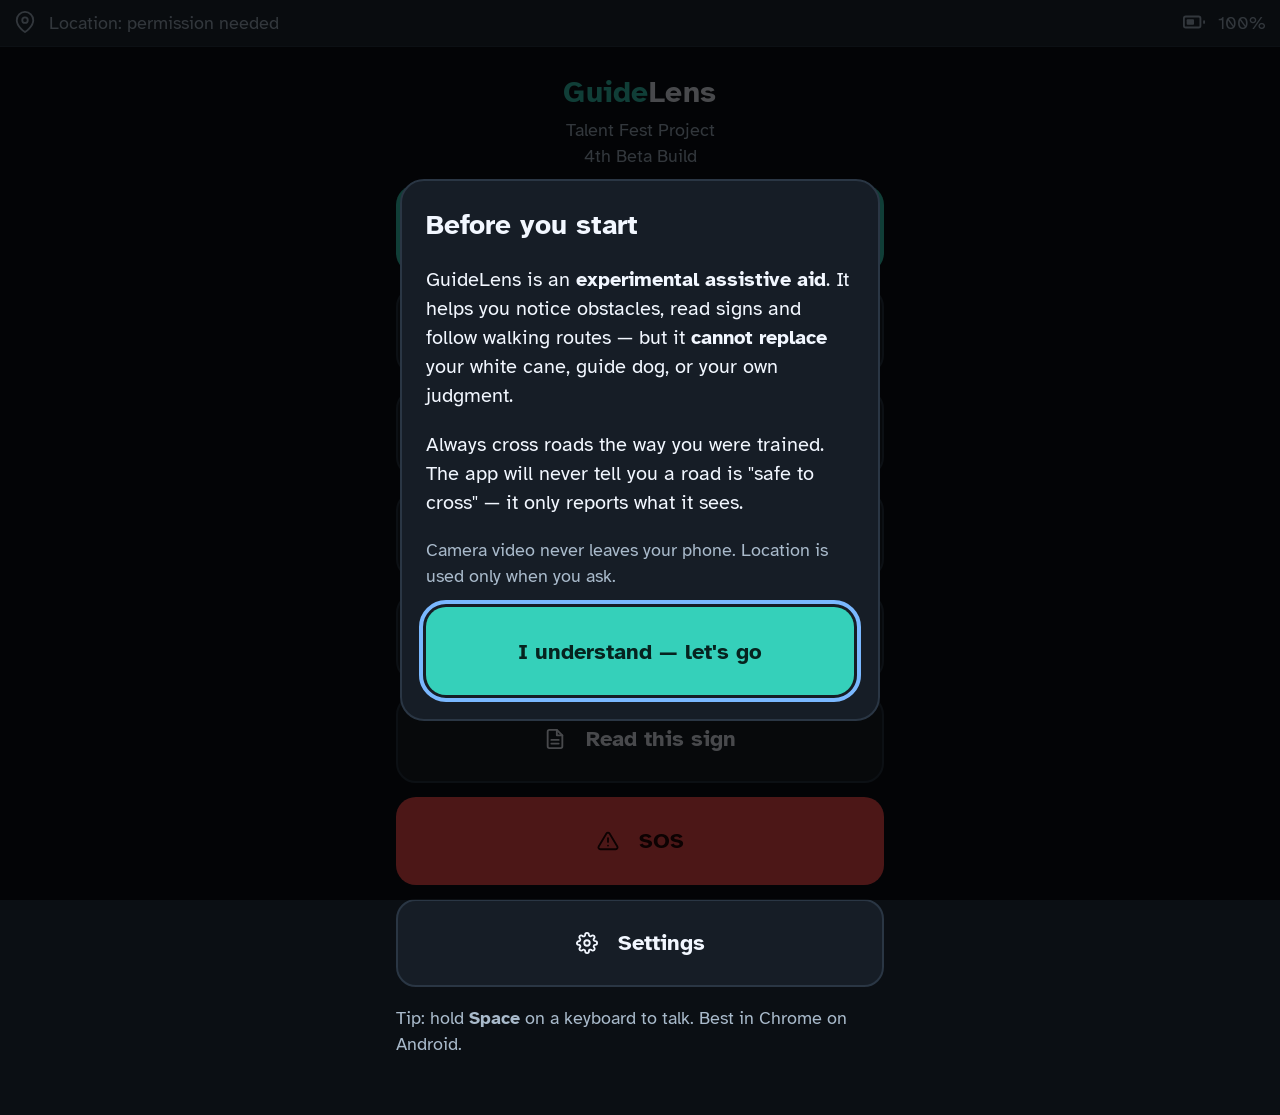
<file: Ammar/web-beta-4/index.html>
<!DOCTYPE html>
<html lang="en">
<head>
<meta charset="UTF-8">
<meta name="viewport" content="width=device-width, initial-scale=1.0, viewport-fit=cover">
<meta name="theme-color" content="#0B0F14">
<meta name="mobile-web-app-capable" content="yes">
<meta name="apple-mobile-web-app-capable" content="yes">
<meta name="apple-mobile-web-app-status-bar-style" content="black-translucent">
<title>GuideLens — AI Navigation for the Visually Impaired</title>
<link rel="manifest" href="manifest.webmanifest">
<link rel="icon" href="icons/icon-192.png">
<link rel="apple-touch-icon" href="icons/icon-192.png">
<link rel="preconnect" href="https://fonts.googleapis.com">
<link rel="preconnect" href="https://fonts.gstatic.com" crossorigin>
<link href="https://fonts.googleapis.com/css2?family=Atkinson+Hyperlegible:ital,wght@0,400;0,700;1,400&display=swap" rel="stylesheet">
<style>
:root{
  --bg:#0B0F14; --elev:#161D26; --alt:#1E2833;
  --text:#F2F7FF; --text2:#A9BACB;
  --safe:#35D0BA; --warn:#FFB020; --danger:#FF4D4F; --focus:#7AB8FF;
  --touch:88px;
}
*{box-sizing:border-box; -webkit-tap-highlight-color:transparent;}
html,body{margin:0;padding:0;background:var(--bg);color:var(--text);
  font-family:"Atkinson Hyperlegible",Roboto,system-ui,sans-serif;
  font-size:20px; line-height:1.45;}
button{font-family:inherit;font-size:22px;font-weight:700;color:var(--text);
  background:var(--elev);border:2px solid #2A3644;border-radius:20px;
  min-height:var(--touch);padding:12px 20px;width:100%;cursor:pointer;
  display:flex;align-items:center;justify-content:center;gap:12px;text-align:center;}
button:active{transform:scale(.98);background:var(--alt);}
button:focus-visible{outline:4px solid var(--focus);outline-offset:3px;}
.btn-primary{background:var(--safe);color:#06231F;border-color:transparent;}
.btn-danger{background:var(--danger);color:#2B0606;border-color:transparent;}
.btn-warn{background:var(--warn);color:#3A2600;border-color:transparent;}
.btn-hold{user-select:none;-webkit-user-select:none;touch-action:none;}
h1{font-size:34px;margin:0;} h2{font-size:28px;margin:0 0 8px;}
.small{font-size:18px;color:var(--text2);}
.statusbar{position:sticky;top:0;z-index:5;display:flex;justify-content:space-between;
  background:var(--alt);padding:10px 14px;font-size:18px;color:var(--text2);
  border-bottom:1px solid #2A3644;}
.screen{display:none;max-width:520px;margin:0 auto;padding:16px 16px 40px;
  min-height:calc(100dvh - 46px);}
.screen.active{display:block;}
.stack{display:flex;flex-direction:column;gap:14px;margin-top:16px;}
.wordmark{text-align:center;font-size:30px;font-weight:700;letter-spacing:.5px;
  color:var(--safe);margin:8px 0 2px;}
.wordmark span{color:var(--text);}
.hero{text-align:center;margin:0 0 4px;}
input[type=text],input[type=tel]{width:100%;min-height:64px;font-size:22px;
  background:var(--elev);border:2px solid #2A3644;border-radius:16px;color:var(--text);padding:12px 16px;}
input:focus-visible,select:focus-visible{outline:4px solid var(--focus);outline-offset:2px;}
label.row{display:flex;align-items:center;gap:14px;min-height:72px;background:var(--elev);
  border-radius:16px;padding:10px 16px;font-size:22px;border:2px solid transparent;}
label.row:has(input:checked){border-color:var(--safe);}
input[type=radio],input[type=checkbox]{width:32px;height:32px;accent-color:var(--safe);}
input[type=range]{width:100%;height:48px;accent-color:var(--safe);}
video{width:100%;border-radius:16px;background:#000;display:block;}
#camwrap{position:relative;border-radius:16px;overflow:hidden;border:2px solid #2A3644;}
#overlay{position:absolute;inset:0;width:100%;height:100%;pointer-events:none;}
.chip{display:inline-block;background:#0B0F14DD;color:#fff;font-size:18px;font-weight:700;
  padding:4px 10px;border-radius:999px;}
#live,#alerts{position:absolute;width:1px;height:1px;overflow:hidden;clip:rect(0 0 0 0);}
#navStatus,#camStatus,#ocrStatus{font-size:24px;font-weight:700;background:var(--elev);
  border-radius:16px;padding:16px;min-height:88px;border:2px solid #2A3644;}
dialog{background:var(--elev);color:var(--text);border:2px solid #2A3644;border-radius:24px;
  max-width:480px;width:92%;padding:24px;}
dialog::backdrop{background:rgba(0,0,0,.7);}
.divider{border:none;border-top:1px solid #2A3644;margin:18px 0;}
.badge{font-size:16px;background:var(--alt);border-radius:999px;padding:4px 12px;color:var(--text2);}
a{color:var(--focus);}
</style>
</head>
<body>

<div class="statusbar" aria-label="Status">
  <span id="gpsStatus" role="status"><svg xmlns="http://www.w3.org/2000/svg" width="22" height="22" viewBox="0 0 24 24" fill="none" stroke="currentColor" stroke-width="2" stroke-linecap="round" stroke-linejoin="round" aria-hidden="true" focusable="false" style="vertical-align:-4px;margin-right:8px"><path d="M21 10c0 7-9 13-9 13s-9-6-9-13a9 9 0 0 1 18 0z"/><circle cx="12" cy="10" r="3"/></svg> Location: —</span>
  <span id="batt" role="status"><svg xmlns="http://www.w3.org/2000/svg" width="22" height="22" viewBox="0 0 24 24" fill="none" stroke="currentColor" stroke-width="2" stroke-linecap="round" stroke-linejoin="round" aria-hidden="true" focusable="false" style="vertical-align:-4px;margin-right:8px"><rect x="1" y="6" width="18" height="12" rx="2" ry="2"/><line x1="23" y1="13" x2="23" y2="11"/><rect x="4" y="9" width="8" height="6" rx="1" ry="1" fill="currentColor" stroke="none"/></svg> —</span>
</div>

<!-- Live regions for screen readers -->
<div id="live" aria-live="polite"></div>
<div id="alerts" aria-live="assertive"></div>

<!-- ============ HOME ============ -->
<section id="scr-home" class="screen active" aria-label="Home">
  <p class="wordmark">Guide<span>Lens</span></p>
  <p class="hero small">Talent Fest Project<br>4th Beta Build</p>
  <div class="stack">
    <button class="btn-primary" id="btnTalk" aria-label="Hold to talk. Say navigate to, where am I, read this, or help."><svg xmlns="http://www.w3.org/2000/svg" width="22" height="22" viewBox="0 0 24 24" fill="none" stroke="currentColor" stroke-width="2" stroke-linecap="round" stroke-linejoin="round" aria-hidden="true" focusable="false" style="vertical-align:-4px;margin-right:8px"><rect x="9" y="2" width="6" height="12" rx="3"/><path d="M5 10a7 7 0 0 0 14 0"/><line x1="12" y1="19" x2="12" y2="22"/><line x1="8" y1="22" x2="16" y2="22"/></svg> Hold to Talk</button>
    <button id="btnNavigate" aria-label="Navigate to a destination"><svg xmlns="http://www.w3.org/2000/svg" width="22" height="22" viewBox="0 0 24 24" fill="none" stroke="currentColor" stroke-width="2" stroke-linecap="round" stroke-linejoin="round" aria-hidden="true" focusable="false" style="vertical-align:-4px;margin-right:8px"><circle cx="12" cy="12" r="10"/><polygon points="16.24 7.76 14.12 14.12 7.76 16.24 9.88 9.88 16.24 7.76"/></svg> Navigate somewhere</button>
    <button id="btnDetect" aria-label="Start obstacle detection camera"><svg xmlns="http://www.w3.org/2000/svg" width="22" height="22" viewBox="0 0 24 24" fill="none" stroke="currentColor" stroke-width="2" stroke-linecap="round" stroke-linejoin="round" aria-hidden="true" focusable="false" style="vertical-align:-4px;margin-right:8px"><path d="M1 12s4-8 11-8 11 8 11 8-4 8-11 8-11-8-11-8z"/><circle cx="12" cy="12" r="3"/></svg> Start obstacle detection</button>
    <button id="btnWhereAmI" aria-label="Where am I"><svg xmlns="http://www.w3.org/2000/svg" width="22" height="22" viewBox="0 0 24 24" fill="none" stroke="currentColor" stroke-width="2" stroke-linecap="round" stroke-linejoin="round" aria-hidden="true" focusable="false" style="vertical-align:-4px;margin-right:8px"><path d="M21 10c0 7-9 13-9 13s-9-6-9-13a9 9 0 0 1 18 0z"/><circle cx="12" cy="10" r="3"/></svg> Where am I?</button>
    <button id="btnAround" aria-label="What is around me"><svg xmlns="http://www.w3.org/2000/svg" width="22" height="22" viewBox="0 0 24 24" fill="none" stroke="currentColor" stroke-width="2" stroke-linecap="round" stroke-linejoin="round" aria-hidden="true" focusable="false" style="vertical-align:-4px;margin-right:8px"><path d="M21 15a2 2 0 0 1-2 2H7l-4 4V5a2 2 0 0 1 2-2h14a2 2 0 0 1 2 2z"/><circle cx="8" cy="9" r="1" fill="currentColor" stroke="none"/><circle cx="12" cy="9" r="1" fill="currentColor" stroke="none"/><circle cx="16" cy="9" r="1" fill="currentColor" stroke="none"/></svg> What's around me?</button>
    <button id="btnRead" aria-label="Read sign or text"><svg xmlns="http://www.w3.org/2000/svg" width="22" height="22" viewBox="0 0 24 24" fill="none" stroke="currentColor" stroke-width="2" stroke-linecap="round" stroke-linejoin="round" aria-hidden="true" focusable="false" style="vertical-align:-4px;margin-right:8px"><path d="M14 2H6a2 2 0 0 0-2 2v16a2 2 0 0 0 2 2h12a2 2 0 0 0 2-2V8z"/><polyline points="14 2 14 8 20 8"/><line x1="16" y1="13" x2="8" y2="13"/><line x1="16" y1="17" x2="8" y2="17"/></svg> Read this sign</button>
    <button class="btn-danger" id="btnSOS" aria-label="Emergency S O S"><svg xmlns="http://www.w3.org/2000/svg" width="22" height="22" viewBox="0 0 24 24" fill="none" stroke="currentColor" stroke-width="2" stroke-linecap="round" stroke-linejoin="round" aria-hidden="true" focusable="false" style="vertical-align:-4px;margin-right:8px"><path d="M10.29 3.86 1.82 18a2 2 0 0 0 1.71 3h16.94a2 2 0 0 0 1.71-3L13.71 3.86a2 2 0 0 0-3.42 0z"/><line x1="12" y1="9" x2="12" y2="13"/><line x1="12" y1="17" x2="12.01" y2="17"/></svg> SOS</button>
    <button id="btnSettings" aria-label="Settings"><svg xmlns="http://www.w3.org/2000/svg" width="22" height="22" viewBox="0 0 24 24" fill="none" stroke="currentColor" stroke-width="2" stroke-linecap="round" stroke-linejoin="round" aria-hidden="true" focusable="false" style="vertical-align:-4px;margin-right:8px"><circle cx="12" cy="12" r="3"/><path d="M19.4 15a1.65 1.65 0 0 0 .33 1.82l.06.06a2 2 0 0 1 0 2.83 2 2 0 0 1-2.83 0l-.06-.06a1.65 1.65 0 0 0-1.82-.33 1.65 1.65 0 0 0-1 1.51V21a2 2 0 0 1-2 2 2 2 0 0 1-2-2v-.09A1.65 1.65 0 0 0 9 19.4a1.65 1.65 0 0 0-1.82.33l-.06.06a2 2 0 0 1-2.83 0 2 2 0 0 1 0-2.83l.06-.06a1.65 1.65 0 0 0 .33-1.82 1.65 1.65 0 0 0-1.51-1H3a2 2 0 0 1-2-2 2 2 0 0 1 2-2h.09A1.65 1.65 0 0 0 4.6 9a1.65 1.65 0 0 0-.33-1.82l-.06-.06a2 2 0 0 1 0-2.83 2 2 0 0 1 2.83 0l.06.06a1.65 1.65 0 0 0 1.82.33H9a1.65 1.65 0 0 0 1-1.51V3a2 2 0 0 1 2-2 2 2 0 0 1 2 2v.09a1.65 1.65 0 0 0 1 1.51 1.65 1.65 0 0 0 1.82-.33l.06-.06a2 2 0 0 1 2.83 0 2 2 0 0 1 0 2.83l-.06.06a1.65 1.65 0 0 0-.33 1.82V9a1.65 1.65 0 0 0 1.51 1H21a2 2 0 0 1 2 2 2 2 0 0 1-2 2h-.09a1.65 1.65 0 0 0-1.51 1z"/></svg> Settings</button>
  </div>
  <p class="small" style="margin-top:18px">Tip: hold <b>Space</b> on a keyboard to talk. Best in Chrome on Android.</p>
</section>

<!-- ============ NAVIGATE ============ -->
<section id="scr-nav" class="screen" aria-label="Navigation">
  <h2><svg xmlns="http://www.w3.org/2000/svg" width="22" height="22" viewBox="0 0 24 24" fill="none" stroke="currentColor" stroke-width="2" stroke-linecap="round" stroke-linejoin="round" aria-hidden="true" focusable="false" style="vertical-align:-4px;margin-right:8px"><circle cx="12" cy="12" r="10"/><polygon points="16.24 7.76 14.12 14.12 7.76 16.24 9.88 9.88 16.24 7.76"/></svg> Navigate</h2>
  <p class="small">Say a place name or address, then Go.</p>
  <div class="stack">
    <input type="text" id="navDestInput" aria-label="Destination" placeholder="e.g. Central Library" autocomplete="off">
    <button class="btn-primary" id="navGo">Start walking route</button>
    <div id="navStatus" role="status" aria-live="polite">Idle.</div>
    <button class="btn-danger" id="navStop">Stop navigation</button>
    <button id="navBack">← Back home</button>
  </div>
</section>

<!-- ============ CAMERA ============ -->
<section id="scr-camera" class="screen" aria-label="Obstacle detection">
  <h2><svg xmlns="http://www.w3.org/2000/svg" width="22" height="22" viewBox="0 0 24 24" fill="none" stroke="currentColor" stroke-width="2" stroke-linecap="round" stroke-linejoin="round" aria-hidden="true" focusable="false" style="vertical-align:-4px;margin-right:8px"><path d="M1 12s4-8 11-8 11 8 11 8-4 8-11 8-11-8-11-8z"/><circle cx="12" cy="12" r="3"/></svg> Obstacle detection</h2>
  <div class="stack">
    <div id="camwrap">
      <video id="video" playsinline muted></video>
      <canvas id="overlay"></canvas>
    </div>
    <div id="camStatus" role="status" aria-live="polite">Starting camera…</div>
    <button id="camStop">Stop detection</button>
  </div>
</section>

<!-- ============ SOS ============ -->
<section id="scr-sos" class="screen" aria-label="SOS">
  <h2><svg xmlns="http://www.w3.org/2000/svg" width="22" height="22" viewBox="0 0 24 24" fill="none" stroke="currentColor" stroke-width="2" stroke-linecap="round" stroke-linejoin="round" aria-hidden="true" focusable="false" style="vertical-align:-4px;margin-right:8px"><path d="M10.29 3.86 1.82 18a2 2 0 0 0 1.71 3h16.94a2 2 0 0 0 1.71-3L13.71 3.86a2 2 0 0 0-3.42 0z"/><line x1="12" y1="9" x2="12" y2="13"/><line x1="12" y1="17" x2="12.01" y2="17"/></svg> SOS</h2>
  <div id="ocrStatus" role="status" aria-live="polite"></div>
  <div class="stack">
    <button class="btn-danger" id="sosSend" style="min-height:120px;font-size:28px">SEND SOS WITH MY LOCATION</button>
    <p class="small">Opens a text message to your emergency contact with your exact location. Set the contact number in Settings.</p>
    <button id="sosBack">← Back home</button>
  </div>
</section>

<!-- ============ SETTINGS ============ -->
<section id="scr-settings" class="screen" aria-label="Settings">
  <h2><svg xmlns="http://www.w3.org/2000/svg" width="22" height="22" viewBox="0 0 24 24" fill="none" stroke="currentColor" stroke-width="2" stroke-linecap="round" stroke-linejoin="round" aria-hidden="true" focusable="false" style="vertical-align:-4px;margin-right:8px"><circle cx="12" cy="12" r="3"/><path d="M19.4 15a1.65 1.65 0 0 0 .33 1.82l.06.06a2 2 0 0 1 0 2.83 2 2 0 0 1-2.83 0l-.06-.06a1.65 1.65 0 0 0-1.82-.33 1.65 1.65 0 0 0-1 1.51V21a2 2 0 0 1-2 2 2 2 0 0 1-2-2v-.09A1.65 1.65 0 0 0 9 19.4a1.65 1.65 0 0 0-1.82.33l-.06.06a2 2 0 0 1-2.83 0 2 2 0 0 1 0-2.83l.06-.06a1.65 1.65 0 0 0 .33-1.82 1.65 1.65 0 0 0-1.51-1H3a2 2 0 0 1-2-2 2 2 0 0 1 2-2h.09A1.65 1.65 0 0 0 4.6 9a1.65 1.65 0 0 0-.33-1.82l-.06-.06a2 2 0 0 1 0-2.83 2 2 0 0 1 2.83 0l.06.06a1.65 1.65 0 0 0 1.82.33H9a1.65 1.65 0 0 0 1-1.51V3a2 2 0 0 1 2-2 2 2 0 0 1 2 2v.09a1.65 1.65 0 0 0 1 1.51 1.65 1.65 0 0 0 1.82-.33l.06-.06a2 2 0 0 1 2.83 0 2 2 0 0 1 0 2.83l-.06.06a1.65 1.65 0 0 0-.33 1.82V9a1.65 1.65 0 0 0 1.51 1H21a2 2 0 0 1 2 2 2 2 0 0 1-2 2h-.09a1.65 1.65 0 0 0-1.51 1z"/></svg> Settings</h2>
  <div class="stack">
    <label class="row"><input type="checkbox" id="chkAudio" checked> Spoken audio</label>
    <label class="row"><input type="checkbox" id="chkHaptics" checked> Vibration</label>
    <label class="row"><input type="checkbox" id="chkStepFree"> Prefer step-free routes</label>

    <p class="small" style="margin:6px 0 0">How much it speaks</p>
    <label class="row"><input type="radio" name="verb" value="minimal"> Minimal — only dangers</label>
    <label class="row"><input type="radio" name="verb" value="standard" checked> Standard</label>
    <label class="row"><input type="radio" name="verb" value="verbose"> Verbose</label>

    <p class="small" style="margin:6px 0 0">Alert distance</p>
    <label class="row"><input type="radio" name="sens" value="near"> Near</label>
    <label class="row"><input type="radio" name="sens" value="standard" checked> Standard</label>
    <label class="row"><input type="radio" name="sens" value="far"> Far</label>

    <p class="small" style="margin:6px 0 0">Speech speed: <b id="rateVal">1.0×</b></p>
    <input type="range" id="setRate" min="0.6" max="1.6" step="0.1" value="1" aria-label="Speech speed">

    <p class="small" style="margin:6px 0 0">Emergency contact phone number</p>
    <input type="tel" id="setContact" placeholder="+1 555 123 4567" aria-label="Emergency contact number">

    <button class="btn-primary" id="btnSaveSettings">Save settings</button>
    <button id="btnTestVoice"><svg xmlns="http://www.w3.org/2000/svg" width="22" height="22" viewBox="0 0 24 24" fill="none" stroke="currentColor" stroke-width="2" stroke-linecap="round" stroke-linejoin="round" aria-hidden="true" focusable="false" style="vertical-align:-4px;margin-right:8px"><polygon points="11 5 6 9 2 9 2 15 6 15 11 19 11 5"/><path d="M15.54 8.46a5 5 0 0 1 0 7.07"/><path d="M19.07 4.93a10 10 0 0 1 0 14.14"/></svg> Test voice</button>
    <button id="setBack">← Back home</button>
  </div>
</section>

<!-- First-run disclaimer -->
<dialog id="disclaimer">
  <h2>Before you start</h2>
  <p>GuideLens is an <b>experimental assistive aid</b>. It helps you notice obstacles, read signs and follow walking routes — but it <b>cannot replace</b> your white cane, guide dog, or your own judgment.</p>
  <p>Always cross roads the way you were trained. The app will never tell you a road is "safe to cross" — it only reports what it sees.</p>
  <p class="small">Camera video never leaves your phone. Location is used only when you ask.</p>
  <div class="stack" style="margin-top:14px">
    <button class="btn-primary" id="agreeBtn">I understand — let's go</button>
  </div>
</dialog>

<script>
"use strict";
/* ================= STATE ================= */
const $ = id => document.getElementById(id);
const DEF = {audio:true,haptics:true,stepFree:false,verbosity:"standard",sensitivity:"standard",rate:1.0,contact:""};
let S = Object.assign({}, DEF, JSON.parse(localStorage.getItem("gl_settings")||"{}"));
let pos = null;                    // {lat,lng,heading,accuracy}
let lastSpoken = "", lastAlert = {}, model = null, stream = null, camTimer = null;
let nav = null;                    // {dest:{lat,lng,label}, steps:[], coords:[], stepIdx, destPoint, lastRecalc}
let ocrBusy = false;

/* status-bar icons (defined here so JS string literals stay valid) */
const IC = { pin: '<svg xmlns="http://www.w3.org/2000/svg" width="22" height="22" viewBox="0 0 24 24" fill="none" stroke="currentColor" stroke-width="2" stroke-linecap="round" stroke-linejoin="round" aria-hidden="true" focusable="false" style="vertical-align:-4px;margin-right:8px"><path d="M21 10c0 7-9 13-9 13s-9-6-9-13a9 9 0 0 1 18 0z"/><circle cx="12" cy="10" r="3"/></svg>', batt: '<svg xmlns="http://www.w3.org/2000/svg" width="22" height="22" viewBox="0 0 24 24" fill="none" stroke="currentColor" stroke-width="2" stroke-linecap="round" stroke-linejoin="round" aria-hidden="true" focusable="false" style="vertical-align:-4px;margin-right:8px"><rect x="1" y="6" width="18" height="12" rx="2" ry="2"/><line x1="23" y1="13" x2="23" y2="11"/><rect x="4" y="9" width="8" height="6" rx="1" ry="1" fill="currentColor" stroke="none"/></svg>' };

/* ================= SPEECH ================= */
function speak(text, opt={}){
  lastSpoken = text;
  $("live").textContent = text;
  if(!S.audio) return;
  try{
    if(opt.priority) speechSynthesis.cancel();
    const u = new SpeechSynthesisUtterance(text);
    u.rate = S.rate; u.lang = "en-US"; u.pitch = 1;
    speechSynthesis.speak(u);
  }catch(e){}
}
function buzz(pattern){ if(S.haptics && navigator.vibrate) navigator.vibrate(pattern); }
function distWord(d){
  if(d<5) return "very close";
  if(d<15) return "about "+Math.round(d/5)*5+" meters";
  return "about "+Math.round(d/10)*10+" meters";
}

/* ================= UI ================= */
function show(id){
  document.querySelectorAll(".screen").forEach(s=>s.classList.remove("active"));
  $(id).classList.add("active");
  window.scrollTo(0,0);
}

/* ================= GEOLOCATION ================= */
function startGeo(){
  if(!navigator.geolocation){ $("gpsStatus").innerHTML = IC.pin + " Location not supported"; return; }
  navigator.geolocation.watchPosition(p=>{
    pos = {lat:p.coords.latitude, lng:p.coords.longitude, heading:p.coords.heading, accuracy:p.coords.accuracy};
    $("gpsStatus").innerHTML = IC.pin + " Location: ±"+Math.round(p.coords.accuracy)+" m";
    navTick();
  }, e=>{ $("gpsStatus").innerHTML = IC.pin + " Location: permission needed"; }, {enableHighAccuracy:true, maximumAge:1000});
}
async function whereAmI(){
  if(!pos){ speak("I don't have your location yet. Please allow location access."); return; }
  speak("Getting your location…");
  try{
    const r = await fetch(`https://nominatim.openstreetmap.org/reverse?format=jsonv2&lat=${pos.lat}&lon=${pos.lng}&accept-language=en`);
    const j = await r.json();
    const a = j.address||{};
    const place = [a.house_number, a.road, a.suburb||a.neighbourhood, a.city||a.town||a.village].filter(Boolean).join(", ");
    speak(place ? "You are at "+place+". GPS accuracy about "+Math.round(pos.accuracy)+" meters." : "You are at coordinates "+pos.lat.toFixed(5)+", "+pos.lng.toFixed(5)+".");
  }catch(e){ speak("I couldn't reach the map service. Coordinates "+pos.lat.toFixed(5)+", "+pos.lng.toFixed(5)+"."); }
}

/* ================= ROUTING (OSRM walking via openstreetmap.de) ================= */
function hav(a,b){const R=6371000,t=Math.PI/180;
  const dLa=(b.lat-a.lat)*t,dLo=(b.lng-a.lng)*t;
  const h=Math.sin(dLa/2)**2+Math.cos(a.lat*t)*Math.cos(b.lat*t)*Math.sin(dLo/2)**2;
  return 2*R*Math.asin(Math.sqrt(h));}
function decodePolyline(str){let i=0,la=0,ln=0,c=[];
  while(i<str.length){let b,s=0,r=0;do{b=str.charCodeAt(i++)-63;r|=(b&31)<<s;s+=5}while(b>=32);la+=(r&1)?~(r>>1):(r>>1);
  s=0;r=0;do{b=str.charCodeAt(i++)-63;r|=(b&31)<<s;s+=5}while(b>=32);ln+=(r&1)?~(r>>1):(r>>1);
  c.push({lat:la/1e5,lng:ln/1e5});}return c;}
function maneuverText(st){
  const m=(st.maneuver||{}).type||"", mod=(st.maneuver||{}).modifier||"";
  if(m.includes("depart")) return "Start walking"+(st.name?" on "+st.name:"");
  if(m.includes("roundabout")) return "Take the roundabout, exit toward "+(st.name||"the exit");
  if(m.includes("arrive")) return "You are arriving";
  if(m.startsWith("turn")||m.startsWith("new name")){
    if(mod.includes("left")&&!mod.includes("slight")) return "Turn left"+(st.name?" onto "+st.name:"");
    if(mod.includes("right")&&!mod.includes("slight")) return "Turn right"+(st.name?" onto "+st.name:"");
    if(mod.includes("slight left")) return "Bear slight left";
    if(mod.includes("slight right")) return "Bear slight right";
    if(mod.includes("sharp left")) return "Turn sharp left";
    if(mod.includes("sharp right")) return "Turn sharp right";
    if(mod.includes("uturn")) return "Make a U-turn";
  }
  return "Continue straight"+(st.name?" on "+st.name:"");
}
async function geocode(q){
  const r = await fetch(`https://nominatim.openstreetmap.org/search?format=jsonv2&limit=1&accept-language=en&q=${encodeURIComponent(q)}`);
  const j = await r.json();
  if(!j.length) return null;
  return {lat:+j[0].lat, lng:+j[0].lon, label:j[0].display_name.split(",")[0]};
}
async function fetchRoute(a,b){
  const url=`https://routing.openstreetmap.de/routed-foot/route/v1/foot/${a.lng},${a.lat};${b.lng},${b.lat}?overview=full&steps=true&geometries=polyline`;
  const r=await fetch(url); const j=await r.json();
  if(!j.routes||!j.routes.length) throw new Error("no route");
  const rt=j.routes[0];
  return {coords:decodePolyline(rt.geometry), steps:rt.legs[0].steps,
          destPoint:b, label:b.label, lastRecalc:0};
}
async function navigateTo(place){
  if(!pos){ speak("I need your location first. Please allow location access."); return; }
  speak("Looking for "+place+"…");
  let dest;
  try{ dest = await geocode(place); }catch(e){}
  if(!dest){ speak("Sorry, I couldn't find "+place+". Try a nearby landmark or a full address."); return; }
  try{
    nav = await fetchRoute(pos, dest);
    nav.stepIdx = 0; nav.announcedPre=false; nav.announcedNow=false;
    const secs = nav.steps.length? Math.round((nav.steps[nav.steps.length-1].distance+ (nav.steps[nav.steps.length-1].maneuver?0:0))/1.3) : 0;
    show("scr-nav");
    $("navStatus").textContent = "Route to "+dest.label+" — "+Math.round(routeLen(nav.coords))+" m.";
    speak("Route set to "+dest.label+". About "+Math.round(routeLen(nav.coords))+" meters, roughly "+Math.max(1,Math.round(routeLen(nav.coords)/80))+" minutes walking. Say 'stop' anytime.");
    buzz([60,80,60]);
  }catch(e){ speak("I couldn't find a walking route there. Please try again."); }
}
function routeLen(c){let d=0;for(let i=1;i<c.length;i++)d+=hav(c[i-1],c[i]);return d;}
function nearestDistToRoute(pt,coords){let m=1e9;for(let i=0;i<coords.length;i++){const d=hav(pt,coords[i]);if(d<m)m=d;}return m;}
function navTick(){
  if(!nav||!pos) return;
  const step = nav.steps[nav.stepIdx];
  if(!step){ finishNav(); return; }
  const end = {lat:step.maneuver.location[1], lng:step.maneuver.location[0]};
  const d = hav(pos,end);
  // arrival
  if(hav(pos,nav.destPoint) < 20){ finishNav(); return; }
  // advance steps
  while(nav.stepIdx < nav.steps.length-1 && d < 8){
    nav.stepIdx++; nav.announcedPre=false; nav.announcedNow=false; return navTick();
  }
  // announcements
  if(!nav.announcedPre && d < 22 && d >= 6){
    nav.announcedPre=true;
    const t=maneuverText(step);
    speak((d>12?"In about "+Math.round(d/5)*5+" meters, ":"")+t+".");
    buzz([60,80,60]);
  }
  if(!nav.announcedNow && d < 6){
    nav.announcedNow=true;
    speak("Now. "+maneuverText(step)+".", {priority:true});
  }
  // off-route recalc (max every 15s)
  const off = nearestDistToRoute(pos, nav.coords);
  if(off > 35 && Date.now()-nav.lastRecalc > 15000){
    nav.lastRecalc = Date.now();
    speak("You seem off the route. Recalculating.", {priority:true}); buzz(300);
    fetchRoute(pos, {lat:nav.destPoint.lat, lng:nav.destPoint.lng, label:nav.label})
      .then(r=>{nav.coords=r.coords; nav.steps=r.steps; nav.stepIdx=0; nav.announcedPre=false; nav.announcedNow=false;})
      .catch(()=>{});
  }
}
function finishNav(){
  speak("You have arrived near "+(nav?nav.label:"your destination")+". I will stop guiding now.", {priority:true});
  buzz([60,80,60]);
  $("navStatus").textContent="Arrived.";
  nav=null;
}
function stopNavigation(silent){
  if(!nav) return;
  nav=null; $("navStatus").textContent="Idle.";
  if(!silent) speak("Navigation stopped.");
}

/* ================= VISION (TensorFlow.js coco-ssd) ================= */
function loadScript(src){return new Promise((res,rej)=>{const s=document.createElement("script");s.src=src;s.onload=res;s.onerror=()=>rej(new Error("load "+src));document.head.appendChild(s);});}
async function ensureModel(){
  if(model) return model;
  setCam("Loading vision model… one moment.");
  if(!window.tf) await loadScript("https://cdn.jsdelivr.net/npm/@tensorflow/tfjs@4.17.0/dist/tf.min.js");
  if(!window.cocoSsd) await loadScript("https://cdn.jsdelivr.net/npm/@tensorflow-models/coco-ssd@2.2.3/dist/coco-ssd.min.js");
  model = await cocoSsd.load({base:"lite_mobilenet_v2"});
  return model;
}
const KNOWN_H={person:1.7,bicycle:1.1,car:1.5,motorcycle:1.2,bus:3.0,truck:2.5,dog:0.6,cat:0.35,bench:0.9,chair:0.9,pottedplant:0.5,suitcase:0.7,backpack:0.5,handbag:0.4};
const FOV_DEG = 62;
function estDistance(cls,bhPx,vh){
  const real=KNOWN_H[cls]; if(!real||!bhPx) return null;
  const fPx = vh/(2*Math.tan(FOV_DEG*Math.PI/360)); // use vertical fov approx
  return (real*fPx)/bhPx;
}
function sideOf(cx,w){const r=(cx-w/2)/(w/2);return r<-0.35?"on your left":r>0.35?"on your right":"ahead";}
function setCam(t){$("camStatus").textContent=t;}
async function startCamera(){
  try{
    stream = await navigator.mediaDevices.getUserMedia({video:{facingMode:{ideal:"environment"},width:{ideal:960}},audio:false});
    $("video").srcObject = stream; await $("video").play();
    await ensureModel();
    setCam("Detection running. Hold the phone at chest height, camera facing forward.");
    speak("Detection running. I'll warn you about obstacles.");
    loop();
  }catch(e){
    setCam("Camera or model unavailable. Check camera permission and connection.");
    speak("I couldn't start the camera. Please check camera permission.");
  }
}
function stopCamera(){
  clearTimeout(camTimer);
  if(stream){stream.getTracks().forEach(t=>t.stop());stream=null;}
  $("video").srcObject=null;
  const c=$("overlay");c.getContext("2d").clearRect(0,0,c.width,c.height);
}
function loop(){
  const v=$("video"); if(!stream||v.readyState<2){ if(stream) camTimer=setTimeout(loop,400); return; }
  const c=$("overlay"),ctx=c.getContext("2d");
  c.width=v.videoWidth;c.height=v.videoHeight;
  model.detect(v).then(preds=>{
    ctx.clearRect(0,0,c.width,c.height);
    const sens={near:{d:1.5,c:3.0},standard:{d:2.0,c:4.5},far:{d:3.0,c:6.0}}[S.sensitivity];
    let danger=false;
    const seen=[];
    for(const p of preds){
      const [x,y,w,h]=p.bbox, cx=x+w/2;
      const dist=estDistance(p.class,h,v.videoHeight);
      const side=sideOf(cx,v.videoWidth);
      const inPath=Math.abs(cx-v.videoWidth/2)<v.videoWidth*0.25;
      if(dist){
        const key=p.class+side, now=Date.now();
        let sev="info";
        if(dist<sens.d||(dist<sens.c&&inPath)) sev="danger";
        else if(dist<sens.c&&inPath) sev="caution";
        else if(dist<sens.c) sev="caution";
        seen.push({cls:p.class,dist,side,sev});
        // draw
        ctx.lineWidth=4; ctx.setLineDash(sev==="danger"?[]:[sev==="caution"?[10,8]:[4,6]]);
        ctx.strokeStyle=sev==="danger"?"#FF4D4F":sev==="caution"?"#FFB020":"#7AB8FF";
        ctx.strokeRect(x,y,w,h);
        ctx.setLineDash([]);
        ctx.fillStyle="rgba(11,15,20,.85)";ctx.fillRect(x,Math.max(0,y-30),Math.max(70,p.class.length*11+40),28);
        ctx.fillStyle="#fff";ctx.font="bold 18px sans-serif";
        ctx.fillText(p.class+" "+dist.toFixed(1)+"m",x+6,Math.max(0,y-30)+21);
        // alerts
        const last=lastAlert[key]||0;
        if(sev==="danger"&&(now-last>3000)){
          lastAlert[key]=now; danger=true;
          speak("Stop! "+p.class+" "+side+", "+distWord(dist)+".", {priority:true});
          buzz([120,80,120,80,120]);
        }else if(sev==="caution"&&S.verbosity!=="minimal"&&(now-last>8000)){
          lastAlert[key]=now;
          speak("Caution: "+p.class+" "+side+", "+distWord(dist)+".");
          buzz(80);
        }
      }
    }
    if(danger) $("alerts").textContent="DANGER";
    window.__lastSeen=seen;
    if(stream) camTimer=setTimeout(loop, 380);
  }).catch(()=>{ if(stream) camTimer=setTimeout(loop,600); });
}
function describeAround(){
  if(!stream){ show("scr-camera"); startCamera(); setTimeout(describeAround,6000); return; }
  const seen=(window.__lastSeen||[]).filter(s=>s.dist).sort((a,b)=>a.dist-b.dist);
  if(!seen.length){ speak("I don't see any obstacles nearby."); return; }
  const top=seen.slice(0,3).map(s=>s.cls.replace("pottedplant","plant")+" "+s.side+", "+distWord(s.dist));
  speak("Around you: "+top.join(". ")+".");
}

/* ================= OCR (Tesseract.js, lazy) ================= */
async function readSign(){
  if(!stream){ show("scr-camera"); await startCamera(); }
  if(ocrBusy) return;
  ocrBusy=true; speak("Reading… hold the sign steady.");
  try{
    if(!window.Tesseract) await loadScript("https://cdn.jsdelivr.net/npm/tesseract.js@5.1.0/dist/tesseract.min.js");
    const v=$("video"); if(v.readyState<2) throw 0;
    const cv=document.createElement("canvas");const sc=Math.min(1,1280/v.videoWidth);
    cv.width=v.videoWidth*sc;cv.height=v.videoHeight*sc;
    cv.getContext("2d").drawImage(v,0,0,cv.width,cv.height);
    const {data}=await Tesseract.recognize(cv,"eng");
    const lines=(data.lines||[]).filter(l=>l.confidence>55&&l.text.trim().length>2)
      .sort((a,b)=>b.text.trim().length-a.text.trim().length).slice(0,3)
      .map(l=>l.text.trim()).filter(Boolean);
    if(lines.length){ speak("It says: "+lines.join(". ")); setCam("Read: "+lines.join(" / ")); }
    else speak("I couldn't read any text here. Try holding the camera steady and closer.");
  }catch(e){ speak("Reading failed. Try again."); }
  ocrBusy=false;
}

/* ================= SOS ================= */
function sosFlow(){
  show("scr-sos");
  if(!S.contact){ speak("No emergency contact set. Please add a phone number in Settings."); return; }
  buzz([200,100,200,100,200,700]);
  speak("SOS ready. Press the big red button to send your location to "+S.contact+".");
}
function sendSOS(){
  if(!pos){ speak("No location available yet. Wait for the GPS icon, then try again."); return; }
  const gmaps="https://maps.google.com/?q="+pos.lat+","+pos.lng;
  const body=encodeURIComponent("EMERGENCY — I need help. My location: "+gmaps+" (accuracy ±"+Math.round(pos.accuracy)+" m). Sent via GuideLens.");
  buzz([200,100,200,100,200,700,200,100,200]);
  speak("Sending SOS with your location.", {priority:true});
  window.open("sms:"+S.contact.replace(/[^+\d]/g,"")+"?&body="+body,"_self");
}

/* ================= VOICE COMMANDS ================= */
const SR = window.SpeechRecognition||window.webkitSpeechRecognition;
let rec=null, recActive=false;
function startRec(){
  if(!SR){ speak("Voice input is not supported in this browser. Use the big buttons, or type commands on the Navigate screen."); return; }
  if(recActive) return;
  try{
    rec=new SR(); rec.lang="en-US"; rec.interimResults=false; rec.maxAlternatives=1;
    rec.onresult=ev=>{ const t=ev.results[0][0].transcript; handleCommand(t); };
    rec.onerror=()=>{ recActive=false; };
    rec.onend=()=>{ recActive=false; };
    rec.start(); recActive=true; buzz(40);
  }catch(e){}
}
function stopRec(){ if(rec&&recActive){ try{rec.stop();}catch(e){} recActive=false; } }
function handleCommand(raw){
  const t=raw.toLowerCase().replace(/[.?!]/g,"").trim();
  $("live").textContent="Heard: "+raw;
  let m;
  if((m=t.match(/(?:navigate|take me|go|walk)(?: to)? (.+)/))) return navigateTo(m[1].trim());
  if(t.includes("where am i")||t.includes("my location")) return whereAmI();
  if(t.includes("read")) return readSign();
  if(t.includes("around")||t.includes("what do you see")||t.includes("surroundings")) return describeAround();
  if(t.includes("stop navigation")||t==="stop") return stopNavigation();
  if(t.includes("repeat")) return speak(lastSpoken||"Nothing to repeat.");
  if(t.includes("sos")||t.includes("emergency")||t.includes("help me")) return sosFlow();
  if(t.includes("setting")) return show("scr-settings");
  if(t.includes("start detection")||t.includes("start camera")){ show("scr-camera"); return startCamera(); }
  speak("Sorry, I didn't understand. Try 'navigate to the library', 'where am I', 'read this', or 'what's around me'.");
}

/* ================= WIRING ================= */
$("btnTalk").addEventListener("pointerdown",e=>{e.preventDefault();startRec();});
$("btnTalk").addEventListener("pointerup",stopRec);
$("btnTalk").addEventListener("pointercancel",stopRec);
document.addEventListener("keydown",e=>{ if(e.code==="Space"&&document.activeElement.tagName!=="INPUT"){e.preventDefault(); if(!e.repeat) startRec();} });
document.addEventListener("keyup",e=>{ if(e.code==="Space") stopRec(); });

$("btnNavigate").onclick=()=>{show("scr-nav"); $("navDestInput").focus();};
$("navGo").onclick=()=>{ const q=$("navDestInput").value.trim(); if(q) navigateTo(q); else speak("Please type or say a destination first."); };
$("navStop").onclick=()=>{stopNavigation();};
$("navBack").onclick=()=>{stopNavigation(true);show("scr-home");};
$("btnDetect").onclick=()=>{show("scr-camera");startCamera();};
$("btnAround").onclick=()=>describeAround();
$("camStop").onclick=()=>{stopCamera();show("scr-home");speak("Detection stopped.");};
$("btnWhereAmI").onclick=whereAmI;
$("btnRead").onclick=readSign;
$("btnSOS").onclick=sosFlow;
$("sosSend").onclick=sendSOS;
$("sosBack").onclick=()=>show("scr-home");
$("btnSettings").onclick=()=>show("scr-settings");

/* settings */
function loadSettingsUI(){
  $("chkAudio").checked=S.audio; $("chkHaptics").checked=S.haptics; $("chkStepFree").checked=S.stepFree;
  document.querySelectorAll("input[name=verb]").forEach(r=>r.checked=r.value===S.verbosity);
  document.querySelectorAll("input[name=sens]").forEach(r=>r.checked=r.value===S.sensitivity);
  $("setRate").value=S.rate; $("rateVal").textContent=(+S.rate).toFixed(1)+"×";
  $("setContact").value=S.contact;
}
$("setRate").oninput=()=>{$("rateVal").textContent=(+$("setRate").value).toFixed(1)+"×";};
$("btnSaveSettings").onclick=()=>{
  S.audio=$("chkAudio").checked; S.haptics=$("chkHaptics").checked; S.stepFree=$("chkStepFree").checked;
  S.verbosity=document.querySelector("input[name=verb]:checked").value;
  S.sensitivity=document.querySelector("input[name=sens]:checked").value;
  S.rate=+$("setRate").value; S.contact=$("setContact").value.trim();
  localStorage.setItem("gl_settings",JSON.stringify(S));
  speak("Settings saved."); show("scr-home");
};
$("btnTestVoice").onclick=()=>speak("This is how GuideLens sounds. You can change the speed in settings.",{priority:true});
$("setBack").onclick=()=>show("scr-home");

/* battery */
if(navigator.getBattery) navigator.getBattery().then(b=>{
  const up=()=>{$("batt").innerHTML = IC.batt + " "+Math.round(b.level*100)+"%";};
  up(); b.onlevelchange=up;
});

/* first run */
if(!localStorage.getItem("gl_agreed")){
  setTimeout(()=>{ $("disclaimer").showModal(); speak("Welcome to GuideLens. Please listen to the safety information on screen."); },600);
}
$("agreeBtn").onclick=()=>{localStorage.setItem("gl_agreed","1");$("disclaimer").close();speak("Great. Hold the right side button and say, navigate to, followed by a place.");};

/* service worker + geo */
if("serviceWorker" in navigator) navigator.serviceWorker.register("sw.js").catch(()=>{});
startGeo();
loadSettingsUI();
if(!("mediaDevices" in navigator)) speak("Note: camera features need a secure H T T P S connection and a modern browser.");
</script>
</body>
</html>
</file>
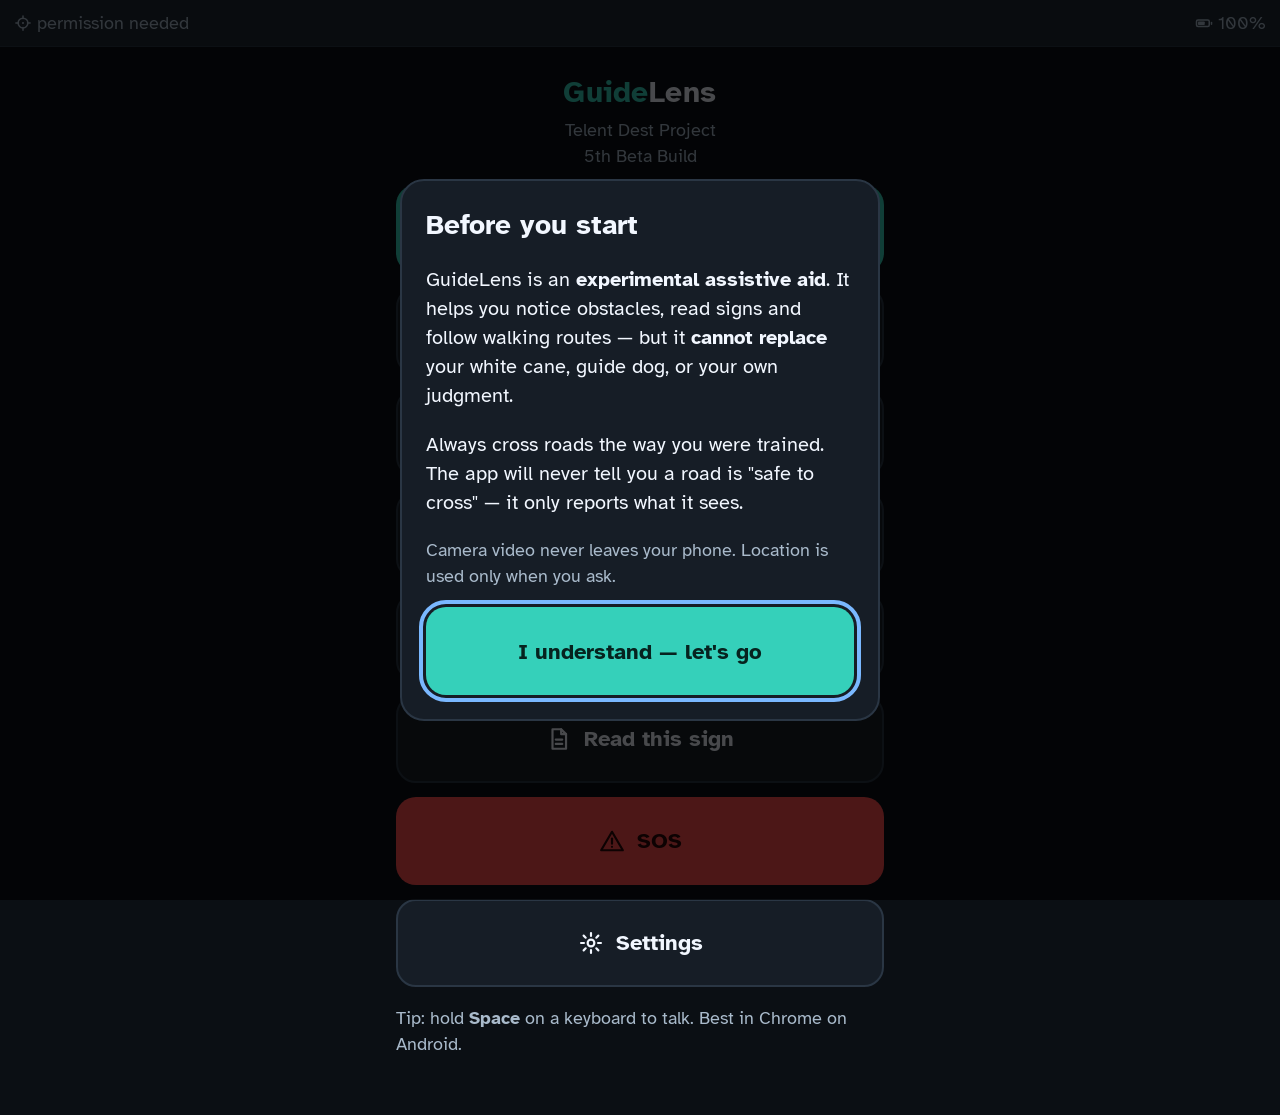
<file: Ammar/web-beta-5/index.html>
<!DOCTYPE html>
<html lang="en">
<head>
<meta charset="UTF-8">
<meta name="viewport" content="width=device-width, initial-scale=1.0, viewport-fit=cover">
<meta name="theme-color" content="#0B0F14">
<meta name="mobile-web-app-capable" content="yes">
<meta name="apple-mobile-web-app-capable" content="yes">
<meta name="apple-mobile-web-app-status-bar-style" content="black-translucent">
<title>GuideLens — AI Navigation for the Visually Impaired</title>
<link rel="manifest" href="manifest.webmanifest">
<link rel="icon" href="icons/icon-192.png">
<link rel="apple-touch-icon" href="icons/icon-192.png">
<link rel="preconnect" href="https://fonts.googleapis.com">
<link rel="preconnect" href="https://fonts.gstatic.com" crossorigin>
<link href="https://fonts.googleapis.com/css2?family=Atkinson+Hyperlegible:ital,wght@0,400;0,700;1,400&display=swap" rel="stylesheet">
<style>
:root{
  --bg:#0B0F14; --elev:#161D26; --alt:#1E2833;
  --text:#F2F7FF; --text2:#A9BACB;
  --safe:#35D0BA; --warn:#FFB020; --danger:#FF4D4F; --focus:#7AB8FF;
  --touch:88px;
}
*{box-sizing:border-box; -webkit-tap-highlight-color:transparent;}
html,body{margin:0;padding:0;background:var(--bg);color:var(--text);
  font-family:"Atkinson Hyperlegible",Roboto,system-ui,sans-serif;
  font-size:20px; line-height:1.45;}
button{font-family:inherit;font-size:22px;font-weight:700;color:var(--text);
  background:var(--elev);border:2px solid #2A3644;border-radius:20px;
  min-height:var(--touch);padding:12px 20px;width:100%;cursor:pointer;
  display:flex;align-items:center;justify-content:center;gap:12px;text-align:center;}
button:active{transform:scale(.98);background:var(--alt);}
button:focus-visible{outline:4px solid var(--focus);outline-offset:3px;}
.btn-primary{background:var(--safe);color:#06231F;border-color:transparent;}
.btn-danger{background:var(--danger);color:#2B0606;border-color:transparent;}
.btn-warn{background:var(--warn);color:#3A2600;border-color:transparent;}
.btn-hold{user-select:none;-webkit-user-select:none;touch-action:none;}
h1{font-size:34px;margin:0;} h2{font-size:28px;margin:0 0 8px;}
.small{font-size:18px;color:var(--text2);}
.statusbar{position:sticky;top:0;z-index:5;display:flex;justify-content:space-between;gap:8px;
  background:var(--alt);padding:10px 14px;font-size:18px;color:var(--text2);
  border-bottom:1px solid #2A3644;}
.ic{width:26px;height:26px;stroke:currentColor;fill:none;stroke-width:2;
  stroke-linecap:round;stroke-linejoin:round;flex:0 0 auto;}
.ic.sm{width:18px;height:18px;vertical-align:-3px;}
.screen{display:none;max-width:520px;margin:0 auto;padding:16px 16px 40px;
  min-height:calc(100dvh - 46px);}
.screen.active{display:block;}
.stack{display:flex;flex-direction:column;gap:14px;margin-top:16px;}
.wordmark{text-align:center;font-size:30px;font-weight:700;letter-spacing:.5px;
  color:var(--safe);margin:8px 0 2px;}
.wordmark span{color:var(--text);}
.hero{text-align:center;margin:0 0 4px;}
input[type=text],input[type=tel]{width:100%;min-height:64px;font-size:22px;
  background:var(--elev);border:2px solid #2A3644;border-radius:16px;color:var(--text);padding:12px 16px;}
input:focus-visible{outline:4px solid var(--focus);outline-offset:2px;}
label.row{display:flex;align-items:center;gap:14px;min-height:72px;background:var(--elev);
  border-radius:16px;padding:10px 16px;font-size:22px;border:2px solid transparent;}
label.row:has(input:checked){border-color:var(--safe);}
input[type=radio],input[type=checkbox]{width:32px;height:32px;accent-color:var(--safe);}
input[type=range]{width:100%;height:48px;accent-color:var(--safe);}
video{width:100%;border-radius:16px;background:#000;display:block;}
#camwrap{position:relative;border-radius:16px;overflow:hidden;border:2px solid #2A3644;}
#overlay{position:absolute;inset:0;width:100%;height:100%;pointer-events:none;}
#live,#alerts{position:absolute;width:1px;height:1px;overflow:hidden;clip:rect(0 0 0 0);}
#navStatus,#camStatus,#ocrStatus{font-size:24px;font-weight:700;background:var(--elev);
  border-radius:16px;padding:16px;min-height:88px;border:2px solid #2A3644;}
dialog{background:var(--elev);color:var(--text);border:2px solid #2A3644;border-radius:24px;
  max-width:480px;width:92%;padding:24px;}
dialog::backdrop{background:rgba(0,0,0,.7);}
a{color:var(--focus);}
</style>
</head>
<body>

<!-- ===== SVG ICON SPRITE (stroke = currentColor) ===== -->
<svg xmlns="http://www.w3.org/2000/svg" style="display:none">
  <symbol id="i-mic" viewBox="0 0 24 24"><path d="M12 3a3 3 0 0 1 3 3v5a3 3 0 0 1-6 0V6a3 3 0 0 1 3-3z"/><path d="M5.5 11a6.5 6.5 0 0 0 13 0"/><path d="M12 17.5V21"/><path d="M8.5 21h7"/></symbol>
  <symbol id="i-nav" viewBox="0 0 24 24"><circle cx="12" cy="12" r="9"/><path d="M15.6 8.4 13.4 13.4 8.4 15.6 10.6 10.6z"/></symbol>
  <symbol id="i-eye" viewBox="0 0 24 24"><path d="M2.5 12S6 5.5 12 5.5 21.5 12 21.5 12 18 18.5 12 18.5 2.5 12 2.5 12z"/><circle cx="12" cy="12" r="3"/></symbol>
  <symbol id="i-pin" viewBox="0 0 24 24"><path d="M12 21.5s-7-6.2-7-11a7 7 0 0 1 14 0c0 4.8-7 11-7 11z"/><circle cx="12" cy="10" r="2.6"/></symbol>
  <symbol id="i-scan" viewBox="0 0 24 24"><path d="M12 12 18.5 5.5"/><path d="M4.5 8.5a8.5 8.5 0 0 1 0 7"/><path d="M8 5.3a8.5 8.5 0 0 1 8 0"/><path d="M19.5 8.5a8.5 8.5 0 0 1 0 7"/><circle cx="12" cy="12" r="1.6"/></symbol>
  <symbol id="i-doc" viewBox="0 0 24 24"><path d="M6 3h8l4.5 4.5V21H6z"/><path d="M14 3v4.5h4.5"/><path d="M9 12.5h6M9 16.5h6"/></symbol>
  <symbol id="i-alert" viewBox="0 0 24 24"><path d="M12 3.5 22 20.5H2z"/><path d="M12 9.8v4.7"/><path d="M12 17.4h.01"/></symbol>
  <symbol id="i-gear" viewBox="0 0 24 24"><circle cx="12" cy="12" r="3.1"/><path d="M12 2.8v2.7M12 18.5v2.7M2.8 12h2.7M18.5 12h2.7M5.2 5.2l1.9 1.9M16.9 16.9l1.9 1.9M18.8 5.2l-1.9 1.9M7.1 16.9l-1.9 1.9"/></symbol>
  <symbol id="i-back" viewBox="0 0 24 24"><path d="M14.5 5.5 7.5 12l7 7"/></symbol>
  <symbol id="i-speaker" viewBox="0 0 24 24"><path d="M4 9.5v5h3.8L13 19V5L7.8 9.5z"/><path d="M16.3 9a4.3 4.3 0 0 1 0 6"/></symbol>
  <symbol id="i-batt" viewBox="0 0 24 24"><rect x="2" y="8" width="17" height="8.5" rx="2"/><path d="M22 11.2v2.3"/><rect x="4" y="10" width="9" height="4.5" rx="1" fill="currentColor" stroke="none"/></symbol>
  <symbol id="i-gps" viewBox="0 0 24 24"><circle cx="12" cy="12" r="6.5"/><path d="M12 2.5V6M12 18v3.5M2.5 12H6M18 12h3.5"/><circle cx="12" cy="12" r="1.4" fill="currentColor" stroke="none"/></symbol>
</svg>

<div class="statusbar" aria-label="Status">
  <span id="gpsStatus" role="status"><svg class="ic sm"><use href="#i-gps"/></svg> Location: —</span>
  <span id="batt" role="status"><svg class="ic sm"><use href="#i-batt"/></svg> —</span>
</div>

<div id="live" aria-live="polite"></div>
<div id="alerts" aria-live="assertive"></div>

<!-- ============ HOME ============ -->
<section id="scr-home" class="screen active" aria-label="Home">
  <p class="wordmark">Guide<span>Lens</span></p>
  <p class="hero small">Telent Dest Project<br>5th Beta Build</p>
  <div class="stack">
    <button class="btn-primary btn-hold" id="btnTalk" aria-label="Hold to talk. Say navigate to, where am I, read this, or help."><svg class="ic"><use href="#i-mic"/></svg> Hold to Talk</button>
    <button id="btnNavigate" aria-label="Navigate to a destination"><svg class="ic"><use href="#i-nav"/></svg> Navigate somewhere</button>
    <button id="btnDetect" aria-label="Start obstacle detection camera"><svg class="ic"><use href="#i-eye"/></svg> Start obstacle detection</button>
    <button id="btnWhereAmI" aria-label="Where am I"><svg class="ic"><use href="#i-pin"/></svg> Where am I?</button>
    <button id="btnAround" aria-label="What is around me"><svg class="ic"><use href="#i-scan"/></svg> What's around me?</button>
    <button id="btnRead" aria-label="Read sign or text"><svg class="ic"><use href="#i-doc"/></svg> Read this sign</button>
    <button class="btn-danger" id="btnSOS" aria-label="Emergency S O S"><svg class="ic"><use href="#i-alert"/></svg> SOS</button>
    <button id="btnSettings" aria-label="Settings"><svg class="ic"><use href="#i-gear"/></svg> Settings</button>
  </div>
  <p class="small" style="margin-top:18px">Tip: hold <b>Space</b> on a keyboard to talk. Best in Chrome on Android.</p>
</section>

<!-- ============ NAVIGATE ============ -->
<section id="scr-nav" class="screen" aria-label="Navigation">
  <h2><svg class="ic" style="vertical-align:-4px"><use href="#i-nav"/></svg> Navigate</h2>
  <p class="small">Say a place name or address, then Go.</p>
  <div class="stack">
    <input type="text" id="navDestInput" aria-label="Destination" placeholder="e.g. Central Library" autocomplete="off">
    <button class="btn-primary" id="navGo">Start walking route</button>
    <div id="navStatus" role="status" aria-live="polite">Idle.</div>
    <button class="btn-danger" id="navStop">Stop navigation</button>
    <button id="navBack"><svg class="ic"><use href="#i-back"/></svg> Back home</button>
  </div>
</section>

<!-- ============ CAMERA ============ -->
<section id="scr-camera" class="screen" aria-label="Obstacle detection">
  <h2><svg class="ic" style="vertical-align:-4px"><use href="#i-eye"/></svg> Obstacle detection</h2>
  <div class="stack">
    <div id="camwrap">
      <video id="video" playsinline muted></video>
      <canvas id="overlay"></canvas>
    </div>
    <div id="camStatus" role="status" aria-live="polite">Starting camera…</div>
    <button id="camStop">Stop detection</button>
  </div>
</section>

<!-- ============ SOS ============ -->
<section id="scr-sos" class="screen" aria-label="SOS">
  <h2><svg class="ic" style="vertical-align:-4px"><use href="#i-alert"/></svg> SOS</h2>
  <div id="ocrStatus" role="status" aria-live="polite"></div>
  <div class="stack">
    <button class="btn-danger" id="sosSend" style="min-height:120px;font-size:28px">SEND SOS WITH MY LOCATION</button>
    <p class="small">Opens a text message to your emergency contact with your exact location. Set the contact number in Settings.</p>
    <button id="sosBack"><svg class="ic"><use href="#i-back"/></svg> Back home</button>
  </div>
</section>

<!-- ============ SETTINGS ============ -->
<section id="scr-settings" class="screen" aria-label="Settings">
  <h2><svg class="ic" style="vertical-align:-4px"><use href="#i-gear"/></svg> Settings</h2>
  <div class="stack">
    <label class="row"><input type="checkbox" id="chkAudio" checked> Spoken audio</label>
    <label class="row"><input type="checkbox" id="chkHaptics" checked> Vibration</label>
    <label class="row"><input type="checkbox" id="chkStepFree"> Prefer step-free routes</label>

    <p class="small" style="margin:6px 0 0">How much it speaks</p>
    <label class="row"><input type="radio" name="verb" value="minimal"> Minimal — only stop alerts</label>
    <label class="row"><input type="radio" name="verb" value="standard" checked> Standard</label>
    <label class="row"><input type="radio" name="verb" value="verbose"> Verbose</label>

    <p class="small" style="margin:6px 0 0">Alert distance</p>
    <label class="row"><input type="radio" name="sens" value="near"> Near</label>
    <label class="row"><input type="radio" name="sens" value="standard" checked> Standard</label>
    <label class="row"><input type="radio" name="sens" value="far"> Far</label>

    <p class="small" style="margin:6px 0 0">Speech speed: <b id="rateVal">1.0×</b></p>
    <input type="range" id="setRate" min="0.6" max="1.6" step="0.1" value="1" aria-label="Speech speed">

    <p class="small" style="margin:6px 0 0">Emergency contact phone number</p>
    <input type="tel" id="setContact" placeholder="+1 555 123 4567" aria-label="Emergency contact number">

    <button class="btn-primary" id="btnSaveSettings">Save settings</button>
    <button id="btnTestVoice"><svg class="ic"><use href="#i-speaker"/></svg> Test voice</button>
    <button id="setBack"><svg class="ic"><use href="#i-back"/></svg> Back home</button>
  </div>
</section>

<dialog id="disclaimer">
  <h2>Before you start</h2>
  <p>GuideLens is an <b>experimental assistive aid</b>. It helps you notice obstacles, read signs and follow walking routes — but it <b>cannot replace</b> your white cane, guide dog, or your own judgment.</p>
  <p>Always cross roads the way you were trained. The app will never tell you a road is "safe to cross" — it only reports what it sees.</p>
  <p class="small">Camera video never leaves your phone. Location is used only when you ask.</p>
  <div class="stack" style="margin-top:14px">
    <button class="btn-primary" id="agreeBtn">I understand — let's go</button>
  </div>
</dialog>

<script>
"use strict";
/* ================= STATE ================= */
const $ = id => document.getElementById(id);
const DEF = {audio:true,haptics:true,stepFree:false,verbosity:"standard",sensitivity:"standard",rate:1.0,contact:""};
let S = Object.assign({}, DEF, JSON.parse(localStorage.getItem("gl_settings")||"{}"));
let pos = null;
let lastSpoken = "", alertState = {}, model = null, segModel = null, segFailed = false;
let stream = null, camTimer = null;
let namedDangerUntil = 0;   // suppress generic "obstacle" right after a named STOP
let nav = null, ocrBusy = false;
let cocoInterval = 420, lastCoco = 0, lastSegRun = 0, segBusy = false;

/* ================= SPEECH / HAPTICS ================= */
function speak(text, opt={}){
  lastSpoken = text;
  $("live").textContent = text;
  if(!S.audio) return;
  try{
    if(opt.priority) speechSynthesis.cancel();
    const u = new SpeechSynthesisUtterance(text);
    u.rate = S.rate; u.lang = "en-US"; u.pitch = 1;
    speechSynthesis.speak(u);
  }catch(e){}
}
function buzz(p){ if(S.haptics && navigator.vibrate) navigator.vibrate(p); }
function distWord(d){
  if(d<2) return "right in front of you";
  return "about "+Math.max(1,Math.round(d))+" meters";
}
const FRIENDLY = {pottedplant:"plant", handbag:"bag", backpack:"backpack", suitcase:"luggage",
  person:"person", dog:"dog", cat:"cat", bicycle:"bicycle", car:"car", bus:"bus",
  truck:"truck", motorcycle:"motorcycle", bench:"bench", chair:"chair"};

/* ================= DISTANCE-TIERED ALERTS =================
   <=7 m : "X ahead, about N meters"  — announced max twice
   <=5 m : "X coming close"           — repeats every 5 s while present
   <=3 m : "Stop! X ahead"            — repeats every 2.5 s, priority speech */
function alertTier(name, side, dist){
  if(dist == null || dist > 7) return;
  const now = Date.now();
  const key = name+"|"+side;
  const st = alertState[key] || {t1:0,c1:0,t2:0,t3:0};
  if(dist <= 3){
    if(now - st.t3 > 2500){
      st.t3 = now;
      speak("Stop! "+name+" ahead.", {priority:true});
      $("alerts").textContent = "Stop! "+name+" ahead.";
      buzz([120,80,120,80,120]);
      namedDangerUntil = now + 3000;
    }
  }else if(dist <= 5){
    if(S.verbosity !== "minimal" && now - st.t2 > 5000){
      st.t2 = now;
      speak(name+" coming close, "+distWord(dist)+".");
      buzz([100,60,100]);
    }
  }else{ // 5–7 m
    if(S.verbosity === "verbose" || S.verbosity === "standard"){
      if(now - st.t1 > 4500 && st.c1 < 2){
        st.t1 = now; st.c1++;
        speak(name+" "+side+", "+distWord(dist)+".");
        buzz(60);
      }
    }
  }
  alertState[key] = st;
}
setInterval(()=>{ // drop stale keys so re-approach works
  const now = Date.now();
  for(const k in alertState){
    const st = alertState[k];
    if(now - Math.max(st.t1,st.t2,st.t3) > 20000) delete alertState[k];
  }
}, 10000);

/* ================= UI ================= */
function show(id){
  document.querySelectorAll(".screen").forEach(s=>s.classList.remove("active"));
  $(id).classList.add("active");
  window.scrollTo(0,0);
}

/* ================= GEOLOCATION ================= */
function startGeo(){
  if(!navigator.geolocation){ $("gpsStatus").innerHTML='<svg class="ic sm"><use href="#i-gps"/></svg> Not supported'; return; }
  navigator.geolocation.watchPosition(p=>{
    pos = {lat:p.coords.latitude, lng:p.coords.longitude, heading:p.coords.heading, accuracy:p.coords.accuracy};
    $("gpsStatus").innerHTML='<svg class="ic sm"><use href="#i-gps"/></svg> ±'+Math.round(p.coords.accuracy)+' m';
    navTick();
  }, e=>{ $("gpsStatus").innerHTML='<svg class="ic sm"><use href="#i-gps"/></svg> permission needed'; }, {enableHighAccuracy:true, maximumAge:1000});
}
async function whereAmI(){
  if(!pos){ speak("I don't have your location yet. Please allow location access."); return; }
  speak("Getting your location…");
  try{
    const r = await fetch(`https://nominatim.openstreetmap.org/reverse?format=jsonv2&lat=${pos.lat}&lon=${pos.lng}&accept-language=en`);
    const j = await r.json();
    const a = j.address||{};
    const place = [a.house_number, a.road, a.suburb||a.neighbourhood, a.city||a.town||a.village].filter(Boolean).join(", ");
    speak(place ? "You are at "+place+". GPS accuracy about "+Math.round(pos.accuracy)+" meters." : "You are at coordinates "+pos.lat.toFixed(5)+", "+pos.lng.toFixed(5)+".");
  }catch(e){ speak("I couldn't reach the map service. Coordinates "+pos.lat.toFixed(5)+", "+pos.lng.toFixed(5)+"."); }
}

/* ================= ROUTING ================= */
function hav(a,b){const R=6371000,t=Math.PI/180;
  const dLa=(b.lat-a.lat)*t,dLo=(b.lng-a.lng)*t;
  const h=Math.sin(dLa/2)**2+Math.cos(a.lat*t)*Math.cos(b.lat*t)*Math.sin(dLo/2)**2;
  return 2*R*Math.asin(Math.sqrt(h));}
function decodePolyline(str){let i=0,la=0,ln=0,c=[];
  while(i<str.length){let b,s=0,r=0;do{b=str.charCodeAt(i++)-63;r|=(b&31)<<s;s+=5}while(b>=32);la+=(r&1)?~(r>>1):(r>>1);
  s=0;r=0;do{b=str.charCodeAt(i++)-63;r|=(b&31)<<s;s+=5}while(b>=32);ln+=(r&1)?~(r>>1):(r>>1);
  c.push({lat:la/1e5,lng:ln/1e5});}return c;}
function maneuverText(st){
  const m=(st.maneuver||{}).type||"", mod=(st.maneuver||{}).modifier||"";
  if(m.includes("depart")) return "Start walking"+(st.name?" on "+st.name:"");
  if(m.includes("roundabout")) return "Take the roundabout";
  if(m.includes("arrive")) return "You are arriving";
  if(m.startsWith("turn")||m.startsWith("new name")){
    if(mod==="left") return "Turn left"+(st.name?" onto "+st.name:"");
    if(mod==="right") return "Turn right"+(st.name?" onto "+st.name:"");
    if(mod==="slight left") return "Bear slight left";
    if(mod==="slight right") return "Bear slight right";
    if(mod==="sharp left") return "Turn sharp left";
    if(mod==="sharp right") return "Turn sharp right";
    if(mod==="uturn") return "Make a U-turn";
  }
  return "Continue straight"+(st.name?" on "+st.name:"");
}
async function geocode(q){
  const r = await fetch(`https://nominatim.openstreetmap.org/search?format=jsonv2&limit=1&accept-language=en&q=${encodeURIComponent(q)}`);
  const j = await r.json();
  if(!j.length) return null;
  return {lat:+j[0].lat, lng:+j[0].lon, label:j[0].display_name.split(",")[0]};
}
function routeLen(c){let d=0;for(let i=1;i<c.length;i++)d+=hav(c[i-1],c[i]);return d;}
async function fetchRoute(a,b){
  const url=`https://routing.openstreetmap.de/routed-foot/route/v1/foot/${a.lng},${a.lat};${b.lng},${b.lat}?overview=full&steps=true&geometries=polyline`;
  const r=await fetch(url); const j=await r.json();
  if(!j.routes||!j.routes.length) throw new Error("no route");
  return {coords:decodePolyline(j.routes[0].geometry), steps:j.routes[0].legs[0].steps,
          destPoint:b, label:b.label, lastRecalc:0};
}
async function navigateTo(place){
  if(!pos){ speak("I need your location first. Please allow location access."); return; }
  speak("Looking for "+place+"…");
  let dest;
  try{ dest = await geocode(place); }catch(e){}
  if(!dest){ speak("Sorry, I couldn't find "+place+". Try a nearby landmark or a full address."); return; }
  try{
    nav = await fetchRoute(pos, dest);
    nav.stepIdx = 0; nav.announcedPre=false; nav.announcedNow=false;
    const len = routeLen(nav.coords);
    show("scr-nav");
    $("navStatus").textContent = "Route to "+dest.label+" — "+Math.round(len)+" m.";
    speak("Route set to "+dest.label+". About "+Math.round(len)+" meters, roughly "+Math.max(1,Math.round(len/80))+" minutes walking. Say 'stop' anytime.");
    buzz([60,80,60]);
  }catch(e){ speak("I couldn't find a walking route there. Please try again."); }
}
function nearestDistToRoute(pt,coords){let m=1e9;for(let i=0;i<coords.length;i++){const d=hav(pt,coords[i]);if(d<m)m=d;}return m;}
function navTick(){
  if(!nav||!pos) return;
  const step = nav.steps[nav.stepIdx];
  if(!step){ finishNav(); return; }
  const end = {lat:step.maneuver.location[1], lng:step.maneuver.location[0]};
  const d = hav(pos,end);
  if(hav(pos,nav.destPoint) < 20){ finishNav(); return; }
  while(nav.stepIdx < nav.steps.length-1 && d < 8){
    nav.stepIdx++; nav.announcedPre=false; nav.announcedNow=false; return navTick();
  }
  if(!nav.announcedPre && d < 22 && d >= 6){
    nav.announcedPre=true;
    speak((d>12?"In about "+Math.round(d/5)*5+" meters, ":"")+maneuverText(step)+".");
    buzz([60,80,60]);
  }
  if(!nav.announcedNow && d < 6){
    nav.announcedNow=true;
    speak("Now. "+maneuverText(step)+".", {priority:true});
  }
  const off = nearestDistToRoute(pos, nav.coords);
  if(off > 35 && Date.now()-nav.lastRecalc > 15000){
    nav.lastRecalc = Date.now();
    speak("You seem off the route. Recalculating.", {priority:true}); buzz(300);
    fetchRoute(pos, {lat:nav.destPoint.lat, lng:nav.destPoint.lng, label:nav.label})
      .then(r=>{nav.coords=r.coords; nav.steps=r.steps; nav.stepIdx=0; nav.announcedPre=false; nav.announcedNow=false;})
      .catch(()=>{});
  }
}
function finishNav(){
  speak("You have arrived near "+(nav?nav.label:"your destination")+". I will stop guiding now.", {priority:true});
  buzz([60,80,60]);
  $("navStatus").textContent="Arrived.";
  nav=null;
}
function stopNavigation(silent){
  if(!nav) return;
  nav=null; $("navStatus").textContent="Idle.";
  if(!silent) speak("Navigation stopped.");
}

/* ================= VISION PART A: OBJECT DETECTOR (COCO-SSD) ================= */
function loadScript(src){return new Promise((res,rej)=>{const s=document.createElement("script");s.src=src;s.onload=res;s.onerror=()=>rej(new Error("load "+src));document.head.appendChild(s);});}
async function ensureModel(){
  if(model) return model;
  setCam("Loading object model… one moment.");
  if(!window.tf) await loadScript("https://cdn.jsdelivr.net/npm/@tensorflow/tfjs@4.17.0/dist/tf.min.js");
  if(!window.cocoSsd) await loadScript("https://cdn.jsdelivr.net/npm/@tensorflow-models/coco-ssd@2.2.3/dist/coco-ssd.min.js");
  model = await cocoSsd.load({base:"lite_mobilenet_v2"});
  return model;
}
const KNOWN_H={person:1.7,bicycle:1.1,car:1.5,motorcycle:1.2,bus:3.0,truck:2.5,dog:0.6,cat:0.35,bench:0.9,chair:0.9,pottedplant:0.5,suitcase:0.7,backpack:0.5,handbag:0.4};
const HFOV_DEG = 62;
function estDistance(cls,bhPx,vh,vw){
  const real=KNOWN_H[cls]; if(!real||!bhPx) return null;
  const vfov = 2*Math.atan(Math.tan(HFOV_DEG*Math.PI/360)*(vh/vw));
  const fPx = vh/(2*Math.tan(vfov/2));
  return (real*fPx)/bhPx;
}
function sideOf(cx,w){const r=(cx-w/2)/(w/2);return r<-0.35?"on your left":r>0.35?"on your right":"ahead";}
function friendly(cls){return FRIENDLY[cls]||"obstacle";}

/* ================= VISION PART B: SCENE SEGMENTATION (DeepLab V3 Cityscapes) =================
   Detects what no object detector can label: pole, wall, fence, traffic signs.
   Distance is estimated from where the object meets the ground in the image:
   lower in frame = closer. Street/road scenes only. */
const SEG_LABELS = new Set(["pole","wall","fence","traffic light","traffic sign"]);
let SEG_COLORS = null;
async function ensureSegModel(){
  if(segModel || segFailed) return segModel;
  try{
    if(!window.deeplab) await loadScript("https://cdn.jsdelivr.net/npm/@tensorflow-models/deeplab@0.1.1/dist/deeplab.min.js");
    setCam("Loading scene model for poles, walls and fences… this is the big one, a few seconds.");
    segModel = await deeplab.load({base:"cityscapes", quantizationBytes:1});
    SEG_COLORS = new Set(Object.entries(segModel.legend)
      .filter(([c,l]) => SEG_LABELS.has(l)).map(([c]) => c));
  }catch(e){
    segFailed = true; segModel = null;
    speak("Scene model unavailable on this device. Named object detection still works.");
  }
  return segModel;
}
function ynToDist(yn){ // ground position (0=top,1=bottom) -> approximate meters
  const pts=[[0.50,9],[0.60,7],[0.72,5],[0.85,3],[1.0,1.2]];
  if(yn<=pts[0][0]) return null;
  if(yn>=1) return 1.2;
  for(let i=1;i<pts.length;i++){
    if(yn<=pts[i][0]){ const [x0,d0]=pts[i-1],[x1,d1]=pts[i];
      return d0+(d1-d0)*(yn-x0)/(x1-x0); }
  }
  return null;
}
let segResult = null; // {dist, yn, present:[labels]}
async function segFrame(v){
  if(!segModel || segBusy || v.readyState<2) return;
  segBusy = true;
  const t0 = performance.now();
  try{
    const w=208, h=Math.max(1,Math.round(208*v.videoHeight/v.videoWidth));
    const cv=document.createElement("canvas"); cv.width=w; cv.height=h;
    cv.getContext("2d").drawImage(v,0,0,w,h);
    const out = await segModel.segment(cv);
    const map=out.segmentationMap, W=out.width, H=out.height;
    const x0=Math.floor(W*0.35), x1=Math.floor(W*0.65);   // center strip = walking path
    const yStart=Math.floor(H*0.45);
    let yBottom=-1, count=0; const present=new Set();
    for(const [c,l] of Object.entries(out.legend)) if(SEG_LABELS.has(l)) present.add(l);
    for(let y=yStart;y<H;y++){
      const row=y*W*3;
      for(let x=x0;x<x1;x++){
        const i=row+x*3;
        const key=map[i]+","+map[i+1]+","+map[i+2];
        if(SEG_COLORS.has(key)){ count++; if(y>yBottom) yBottom=y; }
      }
    }
    const stripArea=(x1-x0)*(H-yStart);
    if(yBottom>0 && count > stripArea*0.02){
      const yn=yBottom/H;
      const dist=ynToDist(yn);
      const nearLabels=[...present].filter(l=>SEG_LABELS.has(l));
      segResult = dist!=null ? {dist, yn, labels:nearLabels} : null;
    }else segResult = null;
    // adapt cadence to device speed
    const ms = performance.now()-t0;
    const next = Math.max(1400, ms*1.8);
    window.__segInterval = next;
  }catch(e){ segResult = null; }
  segBusy = false;
}

/* ================= CAMERA LOOP ================= */
function setCam(t){$("camStatus").textContent=t;}
async function startCamera(){
  try{
    stream = await navigator.mediaDevices.getUserMedia({video:{facingMode:{ideal:"environment"},width:{ideal:960}},audio:false});
    $("video").srcObject = stream; await $("video").play();
    await ensureModel();
    ensureSegModel(); // loads in background
    setCam("Detection running. Hold the phone at chest height, camera facing forward.");
    speak("Detection running. I'll warn you about obstacles.");
    loop();
  }catch(e){
    setCam("Camera or model unavailable. Check camera permission and connection.");
    speak("I couldn't start the camera. Please check camera permission.");
  }
}
function stopCamera(){
  clearTimeout(camTimer);
  if(stream){stream.getTracks().forEach(t=>t.stop());stream=null;}
  $("video").srcObject=null;
  const c=$("overlay");c.getContext("2d").clearRect(0,0,c.width,c.height);
  segResult=null;
}
function drawSegZone(ctx,W,H){
  if(!segResult) return;
  const {dist,yn}=segResult;
  const y=yn*H;
  ctx.fillStyle = dist<=3 ? "rgba(255,77,79,.30)" : dist<=5 ? "rgba(255,176,32,.25)" : "rgba(122,184,255,.18)";
  ctx.fillRect(W*0.35, y, W*0.30, H-y);
  ctx.strokeStyle = dist<=3 ? "#FF4D4F" : dist<=5 ? "#FFB020" : "#7AB8FF";
  ctx.lineWidth=4; ctx.setLineDash([12,8]);
  ctx.beginPath(); ctx.moveTo(W*0.35,y); ctx.lineTo(W*0.65,y); ctx.stroke();
  ctx.setLineDash([]);
  ctx.fillStyle="rgba(11,15,20,.9)";
  ctx.fillRect(W*0.35,Math.max(0,y-36),150,30);
  ctx.fillStyle="#fff"; ctx.font="bold 18px sans-serif";
  ctx.fillText("obstacle "+dist.toFixed(1)+" m", W*0.35+8, Math.max(0,y-36)+22);
}
function loop(){
  const v=$("video"); if(!stream||v.readyState<2){ if(stream) camTimer=setTimeout(loop,400); return; }
  const now=Date.now();
  // scene segmentation (poles/walls/fences) at adaptive cadence
  const segInt = window.__segInterval || 1800;
  if(segModel && now-lastSegRun>segInt){ lastSegRun=now; segFrame(v); }
  // object detection at adaptive cadence
  if(now-lastCoco>cocoInterval){
    lastCoco=now;
    const t0=performance.now();
    model.detect(v).then(preds=>{
      const ms=performance.now()-t0;
      cocoInterval = ms>650 ? Math.min(1200, Math.round(ms*1.4)) : 420;
      renderFrame(v,preds);
    }).catch(()=>{ cocoInterval=900; });
  }else{
    renderFrame(v,null);
  }
  camTimer=setTimeout(loop,180);
}
function renderFrame(v,preds){
  const c=$("overlay"),ctx=c.getContext("2d");
  c.width=v.videoWidth; c.height=v.videoHeight;
  ctx.clearRect(0,0,c.width,c.height);
  const seen=[];
  let anyDanger=false;
  if(preds){
    for(const p of preds){
      const [x,y,w,h]=p.bbox, cx=x+w/2;
      const dist=estDistance(p.class,h,v.videoHeight,v.videoWidth);
      const side=sideOf(cx,v.videoWidth);
      if(dist){
        const f=friendly(p.class);
        seen.push({name:f,dist,side});
        const sev = dist<=3?"danger":dist<=5?"caution":"info";
        ctx.lineWidth=4; ctx.setLineDash(sev==="danger"?[]:sev==="caution"?[10,8]:[4,6]);
        ctx.strokeStyle=sev==="danger"?"#FF4D4F":sev==="caution"?"#FFB020":"#7AB8FF";
        ctx.strokeRect(x,y,w,h);
        ctx.setLineDash([]);
        ctx.fillStyle="rgba(11,15,20,.85)";
        const label=f+" "+dist.toFixed(1)+"m";
        ctx.fillRect(x,Math.max(0,y-30),Math.max(80,label.length*10+16),28);
        ctx.fillStyle="#fff"; ctx.font="bold 18px sans-serif";
        ctx.fillText(label,x+8,Math.max(0,y-30)+21);
        alertTier(f,side,dist);
        if(dist<=3) anyDanger=true;
      }
    }
  }
  // generic obstacle from segmentation (poles, walls, fences) — suppressed if a named object just yelled STOP
  drawSegZone(ctx,c.width,c.height);
  if(segResult && Date.now()>namedDangerUntil){
    const d=segResult.dist;
    alertTier("obstacle","ahead",d);
    if(d<=3){ anyDanger=true; namedDangerUntil=0; }
  }
  if(anyDanger) $("alerts").textContent="Stop! obstacle ahead.";
  window.__lastSeen=seen;
}
function describeAround(){
  if(!stream){ show("scr-camera"); startCamera(); setTimeout(describeAround,6000); return; }
  const seen=(window.__lastSeen||[]).filter(s=>s.dist).sort((a,b)=>a.dist-b.dist);
  const parts = seen.slice(0,3).map(s=>s.name+" "+s.side+", "+distWord(s.dist));
  if(segResult) parts.push("possible obstacle ahead, "+distWord(segResult.dist));
  if(!parts.length){ speak("I don't see any obstacles nearby."); return; }
  speak("Around you: "+parts.join(". ")+".");
}

/* ================= OCR ================= */
async function readSign(){
  if(!stream){ show("scr-camera"); await startCamera(); }
  if(ocrBusy) return;
  ocrBusy=true; speak("Reading… hold the sign steady.");
  try{
    if(!window.Tesseract) await loadScript("https://cdn.jsdelivr.net/npm/tesseract.js@5.1.0/dist/tesseract.min.js");
    const v=$("video"); if(v.readyState<2) throw 0;
    const cv=document.createElement("canvas");const sc=Math.min(1,1280/v.videoWidth);
    cv.width=v.videoWidth*sc;cv.height=v.videoHeight*sc;
    cv.getContext("2d").drawImage(v,0,0,cv.width,cv.height);
    const {data}=await Tesseract.recognize(cv,"eng");
    const lines=(data.lines||[]).filter(l=>l.confidence>55&&l.text.trim().length>2)
      .sort((a,b)=>b.text.trim().length-a.text.trim().length).slice(0,3)
      .map(l=>l.text.trim()).filter(Boolean);
    if(lines.length){ speak("It says: "+lines.join(". ")); setCam("Read: "+lines.join(" / ")); }
    else speak("I couldn't read any text here. Try holding the camera steady and closer.");
  }catch(e){ speak("Reading failed. Try again."); }
  ocrBusy=false;
}

/* ================= SOS ================= */
function sosFlow(){
  show("scr-sos");
  if(!S.contact){ speak("No emergency contact set. Please add a phone number in Settings."); return; }
  buzz([200,100,200,100,200,700]);
  speak("SOS ready. Press the big red button to send your location.");
}
function sendSOS(){
  if(!pos){ speak("No location available yet. Wait for the GPS icon, then try again."); return; }
  const gmaps="https://maps.google.com/?q="+pos.lat+","+pos.lng;
  const body=encodeURIComponent("EMERGENCY — I need help. My location: "+gmaps+" (accuracy ±"+Math.round(pos.accuracy)+" m). Sent via GuideLens.");
  buzz([200,100,200,100,200,700,200,100,200]);
  speak("Sending SOS with your location.", {priority:true});
  window.open("sms:"+S.contact.replace(/[^+\d]/g,"")+"?&body="+body,"_self");
}

/* ================= VOICE ================= */
const SR = window.SpeechRecognition||window.webkitSpeechRecognition;
let rec=null, recActive=false;
function startRec(){
  if(!SR){ speak("Voice input is not supported in this browser. Use the big buttons, or type commands on the Navigate screen."); return; }
  if(recActive) return;
  try{
    rec=new SR(); rec.lang="en-US"; rec.interimResults=false; rec.maxAlternatives=1;
    rec.onresult=ev=>{ handleCommand(ev.results[0][0].transcript); };
    rec.onerror=()=>{ recActive=false; };
    rec.onend=()=>{ recActive=false; };
    rec.start(); recActive=true; buzz(40);
  }catch(e){}
}
function stopRec(){ if(rec&&recActive){ try{rec.stop();}catch(e){} recActive=false; } }
function handleCommand(raw){
  const t=raw.toLowerCase().replace(/[.?!]/g,"").trim();
  $("live").textContent="Heard: "+raw;
  let m;
  if((m=t.match(/(?:navigate|take me|go|walk)(?: to)? (.+)/))) return navigateTo(m[1].trim());
  if(t.includes("where am i")||t.includes("my location")) return whereAmI();
  if(t.includes("read")) return readSign();
  if(t.includes("around")||t.includes("what do you see")||t.includes("surroundings")) return describeAround();
  if(t.includes("stop navigation")||t==="stop") return stopNavigation();
  if(t.includes("repeat")) return speak(lastSpoken||"Nothing to repeat.");
  if(t.includes("sos")||t.includes("emergency")||t.includes("help me")) return sosFlow();
  if(t.includes("setting")) return show("scr-settings");
  if(t.includes("start detection")||t.includes("start camera")){ show("scr-camera"); return startCamera(); }
  speak("Sorry, I didn't understand. Try 'navigate to the library', 'where am I', 'read this', or 'what's around me'.");
}

/* ================= WIRING ================= */
$("btnTalk").addEventListener("pointerdown",e=>{e.preventDefault();startRec();});
$("btnTalk").addEventListener("pointerup",stopRec);
$("btnTalk").addEventListener("pointercancel",stopRec);
document.addEventListener("keydown",e=>{ if(e.code==="Space"&&document.activeElement.tagName!=="INPUT"){e.preventDefault(); if(!e.repeat) startRec();} });
document.addEventListener("keyup",e=>{ if(e.code==="Space") stopRec(); });

$("btnNavigate").onclick=()=>{show("scr-nav"); $("navDestInput").focus();};
$("navGo").onclick=()=>{ const q=$("navDestInput").value.trim(); if(q) navigateTo(q); else speak("Please type or say a destination first."); };
$("navStop").onclick=()=>{stopNavigation();};
$("navBack").onclick=()=>{stopNavigation(true);show("scr-home");};
$("btnDetect").onclick=()=>{show("scr-camera");startCamera();};
$("btnAround").onclick=()=>describeAround();
$("camStop").onclick=()=>{stopCamera();show("scr-home");speak("Detection stopped.");};
$("btnWhereAmI").onclick=whereAmI;
$("btnRead").onclick=readSign;
$("btnSOS").onclick=sosFlow;
$("sosSend").onclick=sendSOS;
$("sosBack").onclick=()=>show("scr-home");
$("btnSettings").onclick=()=>show("scr-settings");

function loadSettingsUI(){
  $("chkAudio").checked=S.audio; $("chkHaptics").checked=S.haptics; $("chkStepFree").checked=S.stepFree;
  document.querySelectorAll("input[name=verb]").forEach(r=>r.checked=r.value===S.verbosity);
  document.querySelectorAll("input[name=sens]").forEach(r=>r.checked=r.value===S.sensitivity);
  $("setRate").value=S.rate; $("rateVal").textContent=(+S.rate).toFixed(1)+"×";
  $("setContact").value=S.contact;
}
$("setRate").oninput=()=>{$("rateVal").textContent=(+$("setRate").value).toFixed(1)+"×";};
$("btnSaveSettings").onclick=()=>{
  S.audio=$("chkAudio").checked; S.haptics=$("chkHaptics").checked; S.stepFree=$("chkStepFree").checked;
  S.verbosity=document.querySelector("input[name=verb]:checked").value;
  S.sensitivity=document.querySelector("input[name=sens]:checked").value;
  S.rate=+$("setRate").value; S.contact=$("setContact").value.trim();
  localStorage.setItem("gl_settings",JSON.stringify(S));
  speak("Settings saved."); show("scr-home");
};
$("btnTestVoice").onclick=()=>speak("This is how GuideLens sounds. You can change the speed in settings.",{priority:true});
$("setBack").onclick=()=>show("scr-home");

if(navigator.getBattery) navigator.getBattery().then(b=>{
  const up=()=>{$("batt").innerHTML='<svg class="ic sm"><use href="#i-batt"/></svg> '+Math.round(b.level*100)+"%";};
  up(); b.onlevelchange=up;
});

if(!localStorage.getItem("gl_agreed")){
  setTimeout(()=>{ $("disclaimer").showModal(); speak("Welcome to GuideLens. Please listen to the safety information on screen."); },600);
}
$("agreeBtn").onclick=()=>{localStorage.setItem("gl_agreed","1");$("disclaimer").close();speak("Great. Hold the right side button and say, navigate to, followed by a place.");};

if("serviceWorker" in navigator) navigator.serviceWorker.register("sw.js").catch(()=>{});
startGeo();
loadSettingsUI();
if(!("mediaDevices" in navigator)) speak("Note: camera features need a secure H T T P S connection and a modern browser.");
</script>
</body>
</html>
</file>
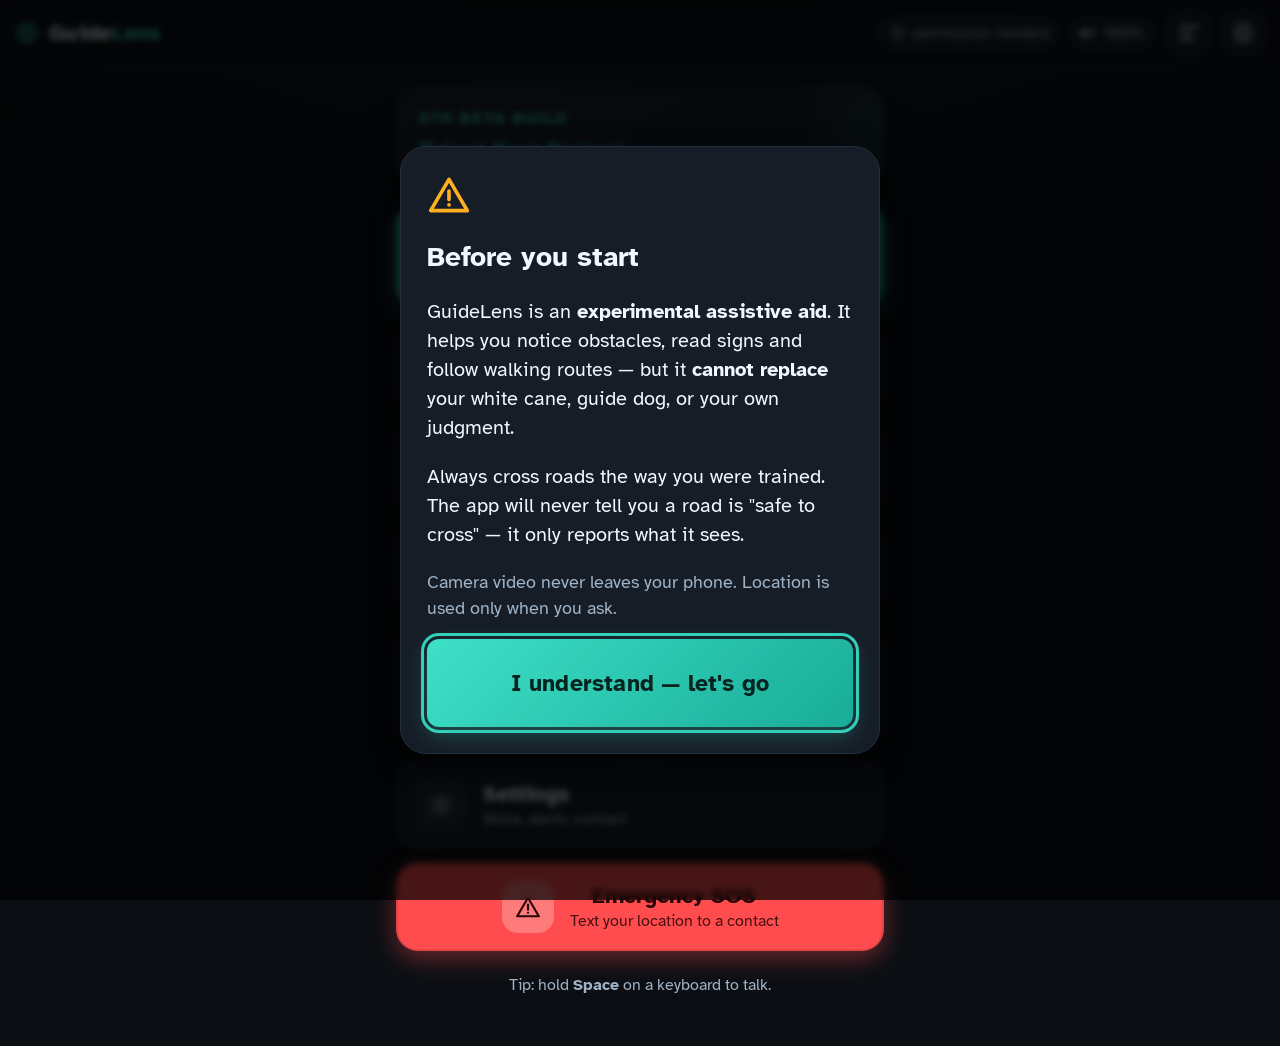
<file: Ammar/web-beta-6/index.html>
<!DOCTYPE html>
<html lang="en" data-theme="dark">
<head>
<meta charset="UTF-8">
<meta name="viewport" content="width=device-width, initial-scale=1.0, viewport-fit=cover">
<meta name="theme-color" content="#0B0F14">
<meta name="mobile-web-app-capable" content="yes">
<meta name="apple-mobile-web-app-capable" content="yes">
<meta name="apple-mobile-web-app-status-bar-style" content="black-translucent">
<title>GuideLens — AI Navigation for the Visually Impaired</title>
<link rel="manifest" href="manifest.webmanifest">
<link rel="icon" href="icons/icon-192.png">
<link rel="apple-touch-icon" href="icons/icon-192.png">
<link rel="preconnect" href="https://fonts.googleapis.com">
<link rel="preconnect" href="https://fonts.gstatic.com" crossorigin>
<link href="https://fonts.googleapis.com/css2?family=Atkinson+Hyperlegible:ital,wght@0,400;0,700;1,400&display=swap" rel="stylesheet">
<link rel="stylesheet" href="style.css">
</head>
<body>

<!-- ===== SVG ICON SPRITE (stroke = currentColor) ===== -->
<svg xmlns="http://www.w3.org/2000/svg" style="display:none">
  <symbol id="i-mic" viewBox="0 0 24 24"><path d="M12 3a3 3 0 0 1 3 3v5a3 3 0 0 1-6 0V6a3 3 0 0 1 3-3z"/><path d="M5.5 11a6.5 6.5 0 0 0 13 0"/><path d="M12 17.5V21"/><path d="M8.5 21h7"/></symbol>
  <symbol id="i-nav" viewBox="0 0 24 24"><circle cx="12" cy="12" r="9"/><path d="M15.6 8.4 13.4 13.4 8.4 15.6 10.6 10.6z"/></symbol>
  <symbol id="i-eye" viewBox="0 0 24 24"><path d="M2.5 12S6 5.5 12 5.5 21.5 12 21.5 12 18 18.5 12 18.5 2.5 12 2.5 12z"/><circle cx="12" cy="12" r="3"/></symbol>
  <symbol id="i-pin" viewBox="0 0 24 24"><path d="M12 21.5s-7-6.2-7-11a7 7 0 0 1 14 0c0 4.8-7 11-7 11z"/><circle cx="12" cy="10" r="2.6"/></symbol>
  <symbol id="i-scan" viewBox="0 0 24 24"><path d="M12 12 18.5 5.5"/><path d="M4.5 8.5a8.5 8.5 0 0 1 0 7"/><path d="M8 5.3a8.5 8.5 0 0 1 8 0"/><path d="M19.5 8.5a8.5 8.5 0 0 1 0 7"/><circle cx="12" cy="12" r="1.6"/></symbol>
  <symbol id="i-doc" viewBox="0 0 24 24"><path d="M6 3h8l4.5 4.5V21H6z"/><path d="M14 3v4.5h4.5"/><path d="M9 12.5h6M9 16.5h6"/></symbol>
  <symbol id="i-alert" viewBox="0 0 24 24"><path d="M12 3.5 22 20.5H2z"/><path d="M12 9.8v4.7"/><path d="M12 17.4h.01"/></symbol>
  <symbol id="i-gear" viewBox="0 0 24 24"><circle cx="12" cy="12" r="3.1"/><path d="M12 2.8v2.7M12 18.5v2.7M2.8 12h2.7M18.5 12h2.7M5.2 5.2l1.9 1.9M16.9 16.9l1.9 1.9M18.8 5.2l-1.9 1.9M7.1 16.9l-1.9 1.9"/></symbol>
  <symbol id="i-back" viewBox="0 0 24 24"><path d="M14.5 5.5 7.5 12l7 7"/></symbol>
  <symbol id="i-speaker" viewBox="0 0 24 24"><path d="M4 9.5v5h3.8L13 19V5L7.8 9.5z"/><path d="M16.3 9a4.3 4.3 0 0 1 0 6"/></symbol>
  <symbol id="i-batt" viewBox="0 0 24 24"><rect x="2" y="8" width="17" height="8.5" rx="2"/><path d="M22 11.2v2.3"/><rect x="4" y="10" width="9" height="4.5" rx="1" fill="currentColor" stroke="none"/></symbol>
  <symbol id="i-gps" viewBox="0 0 24 24"><circle cx="12" cy="12" r="6.5"/><path d="M12 2.5V6M12 18v3.5M2.5 12H6M18 12h3.5"/><circle cx="12" cy="12" r="1.4" fill="currentColor" stroke="none"/></symbol>
  <symbol id="i-moon" viewBox="0 0 24 24"><path d="M21 12.8A9 9 0 1 1 11.2 3a7 7 0 0 0 9.8 9.8z"/></symbol>
  <symbol id="i-sun" viewBox="0 0 24 24"><circle cx="12" cy="12" r="4.5"/><path d="M12 2v2.5M12 19.5V22M2 12h2.5M19.5 12H22M4.6 4.6l1.8 1.8M17.6 17.6l1.8 1.8M19.4 4.6l-1.8 1.8M6.4 17.6l-1.8 1.8"/></symbol>
  <symbol id="i-text" viewBox="0 0 24 24"><path d="M4 6h16"/><path d="M4 12h10"/><path d="M4 18h13"/></symbol>
  <symbol id="i-lens" viewBox="0 0 24 24"><circle cx="12" cy="12" r="8.5"/><circle cx="12" cy="12" r="3.2"/></symbol>
  <symbol id="i-grid" viewBox="0 0 24 24"><rect x="4" y="4" width="7" height="7" rx="1.5"/><rect x="13" y="4" width="7" height="7" rx="1.5"/><rect x="4" y="13" width="7" height="7" rx="1.5"/><rect x="13" y="13" width="7" height="7" rx="1.5"/></symbol>
</svg>

<!-- ===== TOP BAR ===== -->
<header class="appbar">
  <div class="brand">
    <svg class="ic brand-ic"><use href="#i-lens"/></svg>
    <span class="brand-name">Guide<span>Lens</span></span>
  </div>
  <div class="chips">
    <span class="chip" id="gpsStatus" role="status"><svg class="ic sm"><use href="#i-gps"/></svg> —</span>
    <span class="chip" id="batt" role="status"><svg class="ic sm"><use href="#i-batt"/></svg> —</span>
  </div>
  <div class="appbar-actions">
    <button class="iconbtn" id="simpleBtn" aria-pressed="false" aria-label="Toggle simple view for elderly users"><svg class="ic"><use href="#i-text"/></svg></button>
    <button class="iconbtn" id="themeBtn" aria-pressed="false" aria-label="Toggle dark mode"><svg class="ic"><use href="#i-moon"/></svg></button>
  </div>
</header>

<div id="live" aria-live="polite"></div>
<div id="alerts" aria-live="assertive"></div>

<main>
<!-- ============ HOME ============ -->
<section id="scr-home" class="screen active" aria-label="Home">
  <div class="hero-card">
    <p class="eyebrow">6th beta build</p>
    <p class="hero-line"><b>Telent Fest Project</b></p>
  </div>
  <div class="stack">
    <button class="btn-primary btn-hold btn-talk" id="btnTalk" aria-label="Hold to talk. Say navigate to, where am I, read this, or help.">
      <svg class="ic ic-lg"><use href="#i-mic"/></svg>
      <span class="btn-label">Hold to Talk<small>Say “help” anytime</small></span>
    </button>

    <button class="cardbtn" id="btnNavigate" aria-label="Navigate to a destination">
      <span class="tile tile-teal"><svg class="ic"><use href="#i-nav"/></svg></span>
      <span class="btn-label">Navigate somewhere<small>Voice-guided walking route</small></span>
    </button>

    <button class="cardbtn" id="btnDetect" aria-label="Start obstacle detection camera">
      <span class="tile tile-blue"><svg class="ic"><use href="#i-eye"/></svg></span>
      <span class="btn-label">Obstacle detection<small>Poles, walls, people &amp; more</small></span>
    </button>

    <button class="cardbtn" id="btnWhereAmI" aria-label="Where am I">
      <span class="tile tile-violet"><svg class="ic"><use href="#i-pin"/></svg></span>
      <span class="btn-label">Where am I?<small>Speaks your current address</small></span>
    </button>

    <div class="duo">
      <button class="cardbtn" id="btnAround" aria-label="What is around me">
        <span class="tile tile-amber"><svg class="ic"><use href="#i-scan"/></svg></span>
        <span class="btn-label">Around me</span>
      </button>
      <button class="cardbtn" id="btnRead" aria-label="Read sign or text">
        <span class="tile tile-rose"><svg class="ic"><use href="#i-doc"/></svg></span>
        <span class="btn-label">Read a sign</span>
      </button>
    </div>

    <button class="cardbtn secondary" id="btnSettings" aria-label="Settings">
      <span class="tile tile-gray"><svg class="ic"><use href="#i-gear"/></svg></span>
      <span class="btn-label">Settings<small>Voice, alerts, contact</small></span>
    </button>

    <button class="cardbtn simple-only" id="btnMore" aria-label="More options and settings">
      <span class="tile tile-gray"><svg class="ic"><use href="#i-grid"/></svg></span>
      <span class="btn-label">More options<small>Extra features &amp; settings</small></span>
    </button>

    <button class="cardbtn btn-danger sos-card" id="btnSOS" aria-label="Emergency S O S">
      <span class="tile tile-red"><svg class="ic"><use href="#i-alert"/></svg></span>
      <span class="btn-label">Emergency SOS<small>Text your location to a contact</small></span>
    </button>
  </div>
  <p class="footnote">Tip: hold <b>Space</b> on a keyboard to talk.</p>
</section>

<!-- ============ NAVIGATE ============ -->
<section id="scr-nav" class="screen" aria-label="Navigation">
  <div class="scr-head">
    <button class="iconbtn" id="navBack" aria-label="Back home"><svg class="ic"><use href="#i-back"/></svg></button>
    <h2>Navigate</h2>
  </div>
  <div class="stack">
    <input type="text" id="navDestInput" aria-label="Destination" placeholder="e.g. Central Library" autocomplete="off">
    <button class="btn-primary" id="navGo">Start walking route</button>
    <div id="navStatus" class="statuscard" role="status" aria-live="polite">Idle.</div>
    <button class="btn-danger" id="navStop">Stop navigation</button>
  </div>
</section>

<!-- ============ CAMERA ============ -->
<section id="scr-camera" class="screen" aria-label="Obstacle detection">
  <div class="scr-head">
    <button class="iconbtn" id="camStopTop" aria-label="Stop detection and go back"><svg class="ic"><use href="#i-back"/></svg></button>
    <h2>Obstacle detection</h2>
  </div>
  <div class="stack">
    <div id="camwrap">
      <video id="video" playsinline muted></video>
      <canvas id="overlay"></canvas>
    </div>
    <div id="camStatus" class="statuscard" role="status" aria-live="polite">Starting camera…</div>
    <button id="camStop">Stop detection</button>
  </div>
</section>

<!-- ============ SOS ============ -->
<section id="scr-sos" class="screen" aria-label="SOS">
  <div class="scr-head">
    <button class="iconbtn" id="sosBack" aria-label="Back home"><svg class="ic"><use href="#i-back"/></svg></button>
    <h2>Emergency SOS</h2>
  </div>
  <div class="sos-panel">
    <svg class="ic ic-xl"><use href="#i-alert"/></svg>
    <p class="small">Pressing the button opens a text message to your emergency contact with your exact location.</p>
  </div>
  <div class="stack">
    <button class="btn-danger" id="sosSend" style="min-height:128px;font-size:26px">SEND SOS WITH MY LOCATION</button>
    <p class="small">Set the contact number in Settings.</p>
  </div>
</section>

<!-- ============ SETTINGS ============ -->
<section id="scr-settings" class="screen" aria-label="Settings">
  <div class="scr-head">
    <button class="iconbtn" id="setBack" aria-label="Back home"><svg class="ic"><use href="#i-back"/></svg></button>
    <h2>Settings</h2>
  </div>

  <p class="eyebrow" style="margin:4px 2px 8px">Appearance</p>
  <div class="group">
    <div class="seg" role="radiogroup" aria-label="Theme">
      <label><input type="radio" name="theme" value="dark"><span><svg class="ic sm"><use href="#i-moon"/></svg> Dark</span></label>
      <label><input type="radio" name="theme" value="light"><span><svg class="ic sm"><use href="#i-sun"/></svg> Light</span></label>
    </div>
    <label class="row"><input type="checkbox" id="chkSimple" class="switch"> Simple view <small class="row-sub">Bigger buttons, fewer options — for elderly users</small></label>
  </div>

  <p class="eyebrow" style="margin:18px 2px 8px">Feedback</p>
  <div class="group">
    <label class="row"><input type="checkbox" id="chkAudio" class="switch"> Spoken audio</label>
    <label class="row"><input type="checkbox" id="chkHaptics" class="switch"> Vibration</label>
    <label class="row"><input type="checkbox" id="chkStepFree" class="switch"> Prefer step-free routes</label>
    <div class="row slider-row">
      <span>Speech speed <b id="rateVal">1.0×</b></span>
      <input type="range" id="setRate" min="0.6" max="1.6" step="0.1" value="1" aria-label="Speech speed">
    </div>
  </div>

  <p class="eyebrow" style="margin:18px 2px 8px">Alerts</p>
  <div class="group">
    <p class="group-label">How much it speaks</p>
    <div class="seg" role="radiogroup" aria-label="Verbosity">
      <label><input type="radio" name="verb" value="minimal"><span>Minimal</span></label>
      <label><input type="radio" name="verb" value="standard"><span>Standard</span></label>
      <label><input type="radio" name="verb" value="verbose"><span>Verbose</span></label>
    </div>
    <p class="group-label">Alert distance</p>
    <div class="seg" role="radiogroup" aria-label="Alert distance">
      <label><input type="radio" name="sens" value="near"><span>Near</span></label>
      <label><input type="radio" name="sens" value="standard"><span>Standard</span></label>
      <label><input type="radio" name="sens" value="far"><span>Far</span></label>
    </div>
  </div>

  <p class="eyebrow" style="margin:18px 2px 8px">Safety</p>
  <div class="group">
    <p class="group-label">Emergency contact phone number</p>
    <input type="tel" id="setContact" placeholder="+1 555 123 4567" aria-label="Emergency contact number">
  </div>

  <div class="stack" style="margin-top:18px">
    <button class="btn-primary" id="btnSaveSettings">Save settings</button>
    <button id="btnTestVoice"><svg class="ic"><use href="#i-speaker"/></svg> Test voice</button>
  </div>
</section>
</main>

<dialog id="disclaimer">
  <svg class="ic ic-xl" style="color:var(--warn)"><use href="#i-alert"/></svg>
  <h2>Before you start</h2>
  <p>GuideLens is an <b>experimental assistive aid</b>. It helps you notice obstacles, read signs and follow walking routes — but it <b>cannot replace</b> your white cane, guide dog, or your own judgment.</p>
  <p>Always cross roads the way you were trained. The app will never tell you a road is "safe to cross" — it only reports what it sees.</p>
  <p class="small">Camera video never leaves your phone. Location is used only when you ask.</p>
  <div class="stack" style="margin-top:14px">
    <button class="btn-primary" id="agreeBtn">I understand — let's go</button>
  </div>
</dialog>

<script src="app.js"></script>
</body>
</html>
</file>
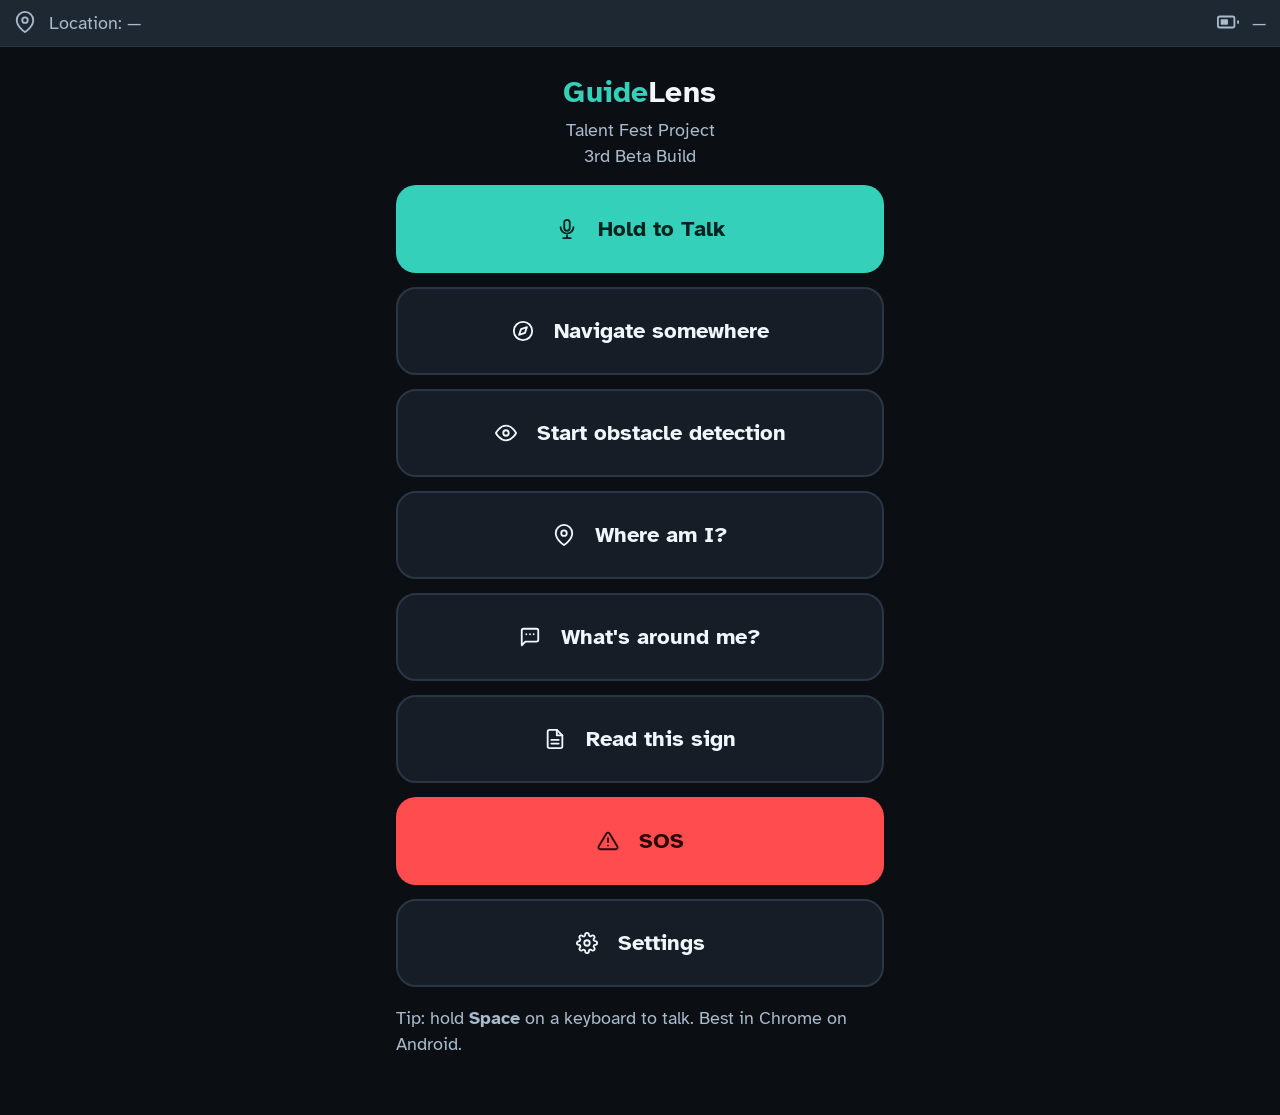
<file: Ammar/web-beta-1/guidelens-icons.html>
<!DOCTYPE html>
<html lang="en">
<head>
<meta charset="UTF-8">
<meta name="viewport" content="width=device-width, initial-scale=1.0, viewport-fit=cover">
<meta name="theme-color" content="#0B0F14">
<meta name="mobile-web-app-capable" content="yes">
<meta name="apple-mobile-web-app-capable" content="yes">
<meta name="apple-mobile-web-app-status-bar-style" content="black-translucent">
<title>GuideLens — AI Navigation for the Visually Impaired</title>
<link rel="manifest" href="manifest.webmanifest">
<link rel="icon" href="icons/icon-192.png">
<link rel="apple-touch-icon" href="icons/icon-192.png">
<link rel="preconnect" href="https://fonts.googleapis.com">
<link rel="preconnect" href="https://fonts.gstatic.com" crossorigin>
<link href="https://fonts.googleapis.com/css2?family=Atkinson+Hyperlegible:ital,wght@0,400;0,700;1,400&display=swap" rel="stylesheet">
<style>
:root{
  --bg:#0B0F14; --elev:#161D26; --alt:#1E2833;
  --text:#F2F7FF; --text2:#A9BACB;
  --safe:#35D0BA; --warn:#FFB020; --danger:#FF4D4F; --focus:#7AB8FF;
  --touch:88px;
}
*{box-sizing:border-box; -webkit-tap-highlight-color:transparent;}
html,body{margin:0;padding:0;background:var(--bg);color:var(--text);
  font-family:"Atkinson Hyperlegible",Roboto,system-ui,sans-serif;
  font-size:20px; line-height:1.45;}
button{font-family:inherit;font-size:22px;font-weight:700;color:var(--text);
  background:var(--elev);border:2px solid #2A3644;border-radius:20px;
  min-height:var(--touch);padding:12px 20px;width:100%;cursor:pointer;
  display:flex;align-items:center;justify-content:center;gap:12px;text-align:center;}
button:active{transform:scale(.98);background:var(--alt);}
button:focus-visible{outline:4px solid var(--focus);outline-offset:3px;}
.btn-primary{background:var(--safe);color:#06231F;border-color:transparent;}
.btn-danger{background:var(--danger);color:#2B0606;border-color:transparent;}
.btn-warn{background:var(--warn);color:#3A2600;border-color:transparent;}
.btn-hold{user-select:none;-webkit-user-select:none;touch-action:none;}
h1{font-size:34px;margin:0;} h2{font-size:28px;margin:0 0 8px;}
.small{font-size:18px;color:var(--text2);}
.statusbar{position:sticky;top:0;z-index:5;display:flex;justify-content:space-between;
  background:var(--alt);padding:10px 14px;font-size:18px;color:var(--text2);
  border-bottom:1px solid #2A3644;}
.screen{display:none;max-width:520px;margin:0 auto;padding:16px 16px 40px;
  min-height:calc(100dvh - 46px);}
.screen.active{display:block;}
.stack{display:flex;flex-direction:column;gap:14px;margin-top:16px;}
.wordmark{text-align:center;font-size:30px;font-weight:700;letter-spacing:.5px;
  color:var(--safe);margin:8px 0 2px;}
.wordmark span{color:var(--text);}
.hero{text-align:center;margin:0 0 4px;}
input[type=text],input[type=tel]{width:100%;min-height:64px;font-size:22px;
  background:var(--elev);border:2px solid #2A3644;border-radius:16px;color:var(--text);padding:12px 16px;}
input:focus-visible,select:focus-visible{outline:4px solid var(--focus);outline-offset:2px;}
label.row{display:flex;align-items:center;gap:14px;min-height:72px;background:var(--elev);
  border-radius:16px;padding:10px 16px;font-size:22px;border:2px solid transparent;}
label.row:has(input:checked){border-color:var(--safe);}
input[type=radio],input[type=checkbox]{width:32px;height:32px;accent-color:var(--safe);}
input[type=range]{width:100%;height:48px;accent-color:var(--safe);}
video{width:100%;border-radius:16px;background:#000;display:block;}
#camwrap{position:relative;border-radius:16px;overflow:hidden;border:2px solid #2A3644;}
#overlay{position:absolute;inset:0;width:100%;height:100%;pointer-events:none;}
.chip{display:inline-block;background:#0B0F14DD;color:#fff;font-size:18px;font-weight:700;
  padding:4px 10px;border-radius:999px;}
#live,#alerts{position:absolute;width:1px;height:1px;overflow:hidden;clip:rect(0 0 0 0);}
#navStatus,#camStatus,#ocrStatus{font-size:24px;font-weight:700;background:var(--elev);
  border-radius:16px;padding:16px;min-height:88px;border:2px solid #2A3644;}
dialog{background:var(--elev);color:var(--text);border:2px solid #2A3644;border-radius:24px;
  max-width:480px;width:92%;padding:24px;}
dialog::backdrop{background:rgba(0,0,0,.7);}
.divider{border:none;border-top:1px solid #2A3644;margin:18px 0;}
.badge{font-size:16px;background:var(--alt);border-radius:999px;padding:4px 12px;color:var(--text2);}
a{color:var(--focus);}
</style>
</head>
<body>

<div class="statusbar" aria-label="Status">
  <span id="gpsStatus" role="status"><svg xmlns="http://www.w3.org/2000/svg" width="22" height="22" viewBox="0 0 24 24" fill="none" stroke="currentColor" stroke-width="2" stroke-linecap="round" stroke-linejoin="round" aria-hidden="true" focusable="false" style="vertical-align:-4px;margin-right:8px"><path d="M21 10c0 7-9 13-9 13s-9-6-9-13a9 9 0 0 1 18 0z"/><circle cx="12" cy="10" r="3"/></svg> Location: —</span>
  <span id="batt" role="status"><svg xmlns="http://www.w3.org/2000/svg" width="22" height="22" viewBox="0 0 24 24" fill="none" stroke="currentColor" stroke-width="2" stroke-linecap="round" stroke-linejoin="round" aria-hidden="true" focusable="false" style="vertical-align:-4px;margin-right:8px"><rect x="1" y="6" width="18" height="12" rx="2" ry="2"/><line x1="23" y1="13" x2="23" y2="11"/><rect x="4" y="9" width="8" height="6" rx="1" ry="1" fill="currentColor" stroke="none"/></svg> —</span>
</div>

<!-- Live regions for screen readers -->
<div id="live" aria-live="polite"></div>
<div id="alerts" aria-live="assertive"></div>

<!-- ============ HOME ============ -->
<section id="scr-home" class="screen active" aria-label="Home">
  <p class="wordmark">Guide<span>Lens</span></p>
  <p class="hero small">Talent Fest Project<br>3rd Beta Build</p>
  <div class="stack">
    <button class="btn-primary" id="btnTalk" aria-label="Hold to talk. Say navigate to, where am I, read this, or help."><svg xmlns="http://www.w3.org/2000/svg" width="22" height="22" viewBox="0 0 24 24" fill="none" stroke="currentColor" stroke-width="2" stroke-linecap="round" stroke-linejoin="round" aria-hidden="true" focusable="false" style="vertical-align:-4px;margin-right:8px"><rect x="9" y="2" width="6" height="12" rx="3"/><path d="M5 10a7 7 0 0 0 14 0"/><line x1="12" y1="19" x2="12" y2="22"/><line x1="8" y1="22" x2="16" y2="22"/></svg> Hold to Talk</button>
    <button id="btnNavigate" aria-label="Navigate to a destination"><svg xmlns="http://www.w3.org/2000/svg" width="22" height="22" viewBox="0 0 24 24" fill="none" stroke="currentColor" stroke-width="2" stroke-linecap="round" stroke-linejoin="round" aria-hidden="true" focusable="false" style="vertical-align:-4px;margin-right:8px"><circle cx="12" cy="12" r="10"/><polygon points="16.24 7.76 14.12 14.12 7.76 16.24 9.88 9.88 16.24 7.76"/></svg> Navigate somewhere</button>
    <button id="btnDetect" aria-label="Start obstacle detection camera"><svg xmlns="http://www.w3.org/2000/svg" width="22" height="22" viewBox="0 0 24 24" fill="none" stroke="currentColor" stroke-width="2" stroke-linecap="round" stroke-linejoin="round" aria-hidden="true" focusable="false" style="vertical-align:-4px;margin-right:8px"><path d="M1 12s4-8 11-8 11 8 11 8-4 8-11 8-11-8-11-8z"/><circle cx="12" cy="12" r="3"/></svg> Start obstacle detection</button>
    <button id="btnWhereAmI" aria-label="Where am I"><svg xmlns="http://www.w3.org/2000/svg" width="22" height="22" viewBox="0 0 24 24" fill="none" stroke="currentColor" stroke-width="2" stroke-linecap="round" stroke-linejoin="round" aria-hidden="true" focusable="false" style="vertical-align:-4px;margin-right:8px"><path d="M21 10c0 7-9 13-9 13s-9-6-9-13a9 9 0 0 1 18 0z"/><circle cx="12" cy="10" r="3"/></svg> Where am I?</button>
    <button id="btnAround" aria-label="What is around me"><svg xmlns="http://www.w3.org/2000/svg" width="22" height="22" viewBox="0 0 24 24" fill="none" stroke="currentColor" stroke-width="2" stroke-linecap="round" stroke-linejoin="round" aria-hidden="true" focusable="false" style="vertical-align:-4px;margin-right:8px"><path d="M21 15a2 2 0 0 1-2 2H7l-4 4V5a2 2 0 0 1 2-2h14a2 2 0 0 1 2 2z"/><circle cx="8" cy="9" r="1" fill="currentColor" stroke="none"/><circle cx="12" cy="9" r="1" fill="currentColor" stroke="none"/><circle cx="16" cy="9" r="1" fill="currentColor" stroke="none"/></svg> What's around me?</button>
    <button id="btnRead" aria-label="Read sign or text"><svg xmlns="http://www.w3.org/2000/svg" width="22" height="22" viewBox="0 0 24 24" fill="none" stroke="currentColor" stroke-width="2" stroke-linecap="round" stroke-linejoin="round" aria-hidden="true" focusable="false" style="vertical-align:-4px;margin-right:8px"><path d="M14 2H6a2 2 0 0 0-2 2v16a2 2 0 0 0 2 2h12a2 2 0 0 0 2-2V8z"/><polyline points="14 2 14 8 20 8"/><line x1="16" y1="13" x2="8" y2="13"/><line x1="16" y1="17" x2="8" y2="17"/></svg> Read this sign</button>
    <button class="btn-danger" id="btnSOS" aria-label="Emergency S O S"><svg xmlns="http://www.w3.org/2000/svg" width="22" height="22" viewBox="0 0 24 24" fill="none" stroke="currentColor" stroke-width="2" stroke-linecap="round" stroke-linejoin="round" aria-hidden="true" focusable="false" style="vertical-align:-4px;margin-right:8px"><path d="M10.29 3.86 1.82 18a2 2 0 0 0 1.71 3h16.94a2 2 0 0 0 1.71-3L13.71 3.86a2 2 0 0 0-3.42 0z"/><line x1="12" y1="9" x2="12" y2="13"/><line x1="12" y1="17" x2="12.01" y2="17"/></svg> SOS</button>
    <button id="btnSettings" aria-label="Settings"><svg xmlns="http://www.w3.org/2000/svg" width="22" height="22" viewBox="0 0 24 24" fill="none" stroke="currentColor" stroke-width="2" stroke-linecap="round" stroke-linejoin="round" aria-hidden="true" focusable="false" style="vertical-align:-4px;margin-right:8px"><circle cx="12" cy="12" r="3"/><path d="M19.4 15a1.65 1.65 0 0 0 .33 1.82l.06.06a2 2 0 0 1 0 2.83 2 2 0 0 1-2.83 0l-.06-.06a1.65 1.65 0 0 0-1.82-.33 1.65 1.65 0 0 0-1 1.51V21a2 2 0 0 1-2 2 2 2 0 0 1-2-2v-.09A1.65 1.65 0 0 0 9 19.4a1.65 1.65 0 0 0-1.82.33l-.06.06a2 2 0 0 1-2.83 0 2 2 0 0 1 0-2.83l.06-.06a1.65 1.65 0 0 0 .33-1.82 1.65 1.65 0 0 0-1.51-1H3a2 2 0 0 1-2-2 2 2 0 0 1 2-2h.09A1.65 1.65 0 0 0 4.6 9a1.65 1.65 0 0 0-.33-1.82l-.06-.06a2 2 0 0 1 0-2.83 2 2 0 0 1 2.83 0l.06.06a1.65 1.65 0 0 0 1.82.33H9a1.65 1.65 0 0 0 1-1.51V3a2 2 0 0 1 2-2 2 2 0 0 1 2 2v.09a1.65 1.65 0 0 0 1 1.51 1.65 1.65 0 0 0 1.82-.33l.06-.06a2 2 0 0 1 2.83 0 2 2 0 0 1 0 2.83l-.06.06a1.65 1.65 0 0 0-.33 1.82V9a1.65 1.65 0 0 0 1.51 1H21a2 2 0 0 1 2 2 2 2 0 0 1-2 2h-.09a1.65 1.65 0 0 0-1.51 1z"/></svg> Settings</button>
  </div>
  <p class="small" style="margin-top:18px">Tip: hold <b>Space</b> on a keyboard to talk. Best in Chrome on Android.</p>
</section>

<!-- ============ NAVIGATE ============ -->
<section id="scr-nav" class="screen" aria-label="Navigation">
  <h2><svg xmlns="http://www.w3.org/2000/svg" width="22" height="22" viewBox="0 0 24 24" fill="none" stroke="currentColor" stroke-width="2" stroke-linecap="round" stroke-linejoin="round" aria-hidden="true" focusable="false" style="vertical-align:-4px;margin-right:8px"><circle cx="12" cy="12" r="10"/><polygon points="16.24 7.76 14.12 14.12 7.76 16.24 9.88 9.88 16.24 7.76"/></svg> Navigate</h2>
  <p class="small">Say a place name or address, then Go.</p>
  <div class="stack">
    <input type="text" id="navDestInput" aria-label="Destination" placeholder="e.g. Central Library" autocomplete="off">
    <button class="btn-primary" id="navGo">Start walking route</button>
    <div id="navStatus" role="status" aria-live="polite">Idle.</div>
    <button class="btn-danger" id="navStop">Stop navigation</button>
    <button id="navBack">← Back home</button>
  </div>
</section>

<!-- ============ CAMERA ============ -->
<section id="scr-camera" class="screen" aria-label="Obstacle detection">
  <h2><svg xmlns="http://www.w3.org/2000/svg" width="22" height="22" viewBox="0 0 24 24" fill="none" stroke="currentColor" stroke-width="2" stroke-linecap="round" stroke-linejoin="round" aria-hidden="true" focusable="false" style="vertical-align:-4px;margin-right:8px"><path d="M1 12s4-8 11-8 11 8 11 8-4 8-11 8-11-8-11-8z"/><circle cx="12" cy="12" r="3"/></svg> Obstacle detection</h2>
  <div class="stack">
    <div id="camwrap">
      <video id="video" playsinline muted></video>
      <canvas id="overlay"></canvas>
    </div>
    <div id="camStatus" role="status" aria-live="polite">Starting camera…</div>
    <button id="camStop">Stop detection</button>
  </div>
</section>

<!-- ============ SOS ============ -->
<section id="scr-sos" class="screen" aria-label="SOS">
  <h2><svg xmlns="http://www.w3.org/2000/svg" width="22" height="22" viewBox="0 0 24 24" fill="none" stroke="currentColor" stroke-width="2" stroke-linecap="round" stroke-linejoin="round" aria-hidden="true" focusable="false" style="vertical-align:-4px;margin-right:8px"><path d="M10.29 3.86 1.82 18a2 2 0 0 0 1.71 3h16.94a2 2 0 0 0 1.71-3L13.71 3.86a2 2 0 0 0-3.42 0z"/><line x1="12" y1="9" x2="12" y2="13"/><line x1="12" y1="17" x2="12.01" y2="17"/></svg> SOS</h2>
  <div id="ocrStatus" role="status" aria-live="polite"></div>
  <div class="stack">
    <button class="btn-danger" id="sosSend" style="min-height:120px;font-size:28px">SEND SOS WITH MY LOCATION</button>
    <p class="small">Opens a text message to your emergency contact with your exact location. Set the contact number in Settings.</p>
    <button id="sosBack">← Back home</button>
  </div>
</section>

<!-- ============ SETTINGS ============ -->
<section id="scr-settings" class="screen" aria-label="Settings">
  <h2><svg xmlns="http://www.w3.org/2000/svg" width="22" height="22" viewBox="0 0 24 24" fill="none" stroke="currentColor" stroke-width="2" stroke-linecap="round" stroke-linejoin="round" aria-hidden="true" focusable="false" style="vertical-align:-4px;margin-right:8px"><circle cx="12" cy="12" r="3"/><path d="M19.4 15a1.65 1.65 0 0 0 .33 1.82l.06.06a2 2 0 0 1 0 2.83 2 2 0 0 1-2.83 0l-.06-.06a1.65 1.65 0 0 0-1.82-.33 1.65 1.65 0 0 0-1 1.51V21a2 2 0 0 1-2 2 2 2 0 0 1-2-2v-.09A1.65 1.65 0 0 0 9 19.4a1.65 1.65 0 0 0-1.82.33l-.06.06a2 2 0 0 1-2.83 0 2 2 0 0 1 0-2.83l.06-.06a1.65 1.65 0 0 0 .33-1.82 1.65 1.65 0 0 0-1.51-1H3a2 2 0 0 1-2-2 2 2 0 0 1 2-2h.09A1.65 1.65 0 0 0 4.6 9a1.65 1.65 0 0 0-.33-1.82l-.06-.06a2 2 0 0 1 0-2.83 2 2 0 0 1 2.83 0l.06.06a1.65 1.65 0 0 0 1.82.33H9a1.65 1.65 0 0 0 1-1.51V3a2 2 0 0 1 2-2 2 2 0 0 1 2 2v.09a1.65 1.65 0 0 0 1 1.51 1.65 1.65 0 0 0 1.82-.33l.06-.06a2 2 0 0 1 2.83 0 2 2 0 0 1 0 2.83l-.06.06a1.65 1.65 0 0 0-.33 1.82V9a1.65 1.65 0 0 0 1.51 1H21a2 2 0 0 1 2 2 2 2 0 0 1-2 2h-.09a1.65 1.65 0 0 0-1.51 1z"/></svg> Settings</h2>
  <div class="stack">
    <label class="row"><input type="checkbox" id="chkAudio" checked> Spoken audio</label>
    <label class="row"><input type="checkbox" id="chkHaptics" checked> Vibration</label>
    <label class="row"><input type="checkbox" id="chkStepFree"> Prefer step-free routes</label>

    <p class="small" style="margin:6px 0 0">How much it speaks</p>
    <label class="row"><input type="radio" name="verb" value="minimal"> Minimal — only dangers</label>
    <label class="row"><input type="radio" name="verb" value="standard" checked> Standard</label>
    <label class="row"><input type="radio" name="verb" value="verbose"> Verbose</label>

    <p class="small" style="margin:6px 0 0">Alert distance</p>
    <label class="row"><input type="radio" name="sens" value="near"> Near</label>
    <label class="row"><input type="radio" name="sens" value="standard" checked> Standard</label>
    <label class="row"><input type="radio" name="sens" value="far"> Far</label>

    <p class="small" style="margin:6px 0 0">Speech speed: <b id="rateVal">1.0×</b></p>
    <input type="range" id="setRate" min="0.6" max="1.6" step="0.1" value="1" aria-label="Speech speed">

    <p class="small" style="margin:6px 0 0">Emergency contact phone number</p>
    <input type="tel" id="setContact" placeholder="+1 555 123 4567" aria-label="Emergency contact number">

    <button class="btn-primary" id="btnSaveSettings">Save settings</button>
    <button id="btnTestVoice"><svg xmlns="http://www.w3.org/2000/svg" width="22" height="22" viewBox="0 0 24 24" fill="none" stroke="currentColor" stroke-width="2" stroke-linecap="round" stroke-linejoin="round" aria-hidden="true" focusable="false" style="vertical-align:-4px;margin-right:8px"><polygon points="11 5 6 9 2 9 2 15 6 15 11 19 11 5"/><path d="M15.54 8.46a5 5 0 0 1 0 7.07"/><path d="M19.07 4.93a10 10 0 0 1 0 14.14"/></svg> Test voice</button>
    <button id="setBack">← Back home</button>
  </div>
</section>

<!-- First-run disclaimer -->
<dialog id="disclaimer">
  <h2>Before you start</h2>
  <p>GuideLens is an <b>experimental assistive aid</b>. It helps you notice obstacles, read signs and follow walking routes — but it <b>cannot replace</b> your white cane, guide dog, or your own judgment.</p>
  <p>Always cross roads the way you were trained. The app will never tell you a road is "safe to cross" — it only reports what it sees.</p>
  <p class="small">Camera video never leaves your phone. Location is used only when you ask.</p>
  <div class="stack" style="margin-top:14px">
    <button class="btn-primary" id="agreeBtn">I understand — let's go</button>
  </div>
</dialog>

<script>
"use strict";
/* ================= STATE ================= */
const $ = id => document.getElementById(id);
const DEF = {audio:true,haptics:true,stepFree:false,verbosity:"standard",sensitivity:"standard",rate:1.0,contact:""};
let S = Object.assign({}, DEF, JSON.parse(localStorage.getItem("gl_settings")||"{}"));
let pos = null;                    // {lat,lng,heading,accuracy}
let lastSpoken = "", lastAlert = {}, model = null, stream = null, camTimer = null;
let nav = null;                    // {dest:{lat,lng,label}, steps:[], coords:[], stepIdx, destPoint, lastRecalc}
let ocrBusy = false;

/* ================= SPEECH ================= */
function speak(text, opt={}){
  lastSpoken = text;
  $("live").textContent = text;
  if(!S.audio) return;
  try{
    if(opt.priority) speechSynthesis.cancel();
    const u = new SpeechSynthesisUtterance(text);
    u.rate = S.rate; u.lang = "en-US"; u.pitch = 1;
    speechSynthesis.speak(u);
  }catch(e){}
}
function buzz(pattern){ if(S.haptics && navigator.vibrate) navigator.vibrate(pattern); }
function distWord(d){
  if(d<5) return "very close";
  if(d<15) return "about "+Math.round(d/5)*5+" meters";
  return "about "+Math.round(d/10)*10+" meters";
}

/* ================= UI ================= */
function show(id){
  document.querySelectorAll(".screen").forEach(s=>s.classList.remove("active"));
  $(id).classList.add("active");
  window.scrollTo(0,0);
}

/* ================= GEOLOCATION ================= */
function startGeo(){
  if(!navigator.geolocation){ $("gpsStatus").textContent="<svg xmlns="http://www.w3.org/2000/svg" width="22" height="22" viewBox="0 0 24 24" fill="none" stroke="currentColor" stroke-width="2" stroke-linecap="round" stroke-linejoin="round" aria-hidden="true" focusable="false" style="vertical-align:-4px;margin-right:8px"><path d="M21 10c0 7-9 13-9 13s-9-6-9-13a9 9 0 0 1 18 0z"/><circle cx="12" cy="10" r="3"/></svg> Location not supported"; return; }
  navigator.geolocation.watchPosition(p=>{
    pos = {lat:p.coords.latitude, lng:p.coords.longitude, heading:p.coords.heading, accuracy:p.coords.accuracy};
    $("gpsStatus").textContent = "<svg xmlns="http://www.w3.org/2000/svg" width="22" height="22" viewBox="0 0 24 24" fill="none" stroke="currentColor" stroke-width="2" stroke-linecap="round" stroke-linejoin="round" aria-hidden="true" focusable="false" style="vertical-align:-4px;margin-right:8px"><path d="M21 10c0 7-9 13-9 13s-9-6-9-13a9 9 0 0 1 18 0z"/><circle cx="12" cy="10" r="3"/></svg> Location: ±"+Math.round(p.coords.accuracy)+" m";
    navTick();
  }, e=>{ $("gpsStatus").textContent="<svg xmlns="http://www.w3.org/2000/svg" width="22" height="22" viewBox="0 0 24 24" fill="none" stroke="currentColor" stroke-width="2" stroke-linecap="round" stroke-linejoin="round" aria-hidden="true" focusable="false" style="vertical-align:-4px;margin-right:8px"><path d="M21 10c0 7-9 13-9 13s-9-6-9-13a9 9 0 0 1 18 0z"/><circle cx="12" cy="10" r="3"/></svg> Location: permission needed"; }, {enableHighAccuracy:true, maximumAge:1000});
}
async function whereAmI(){
  if(!pos){ speak("I don't have your location yet. Please allow location access."); return; }
  speak("Getting your location…");
  try{
    const r = await fetch(`https://nominatim.openstreetmap.org/reverse?format=jsonv2&lat=${pos.lat}&lon=${pos.lng}&accept-language=en`);
    const j = await r.json();
    const a = j.address||{};
    const place = [a.house_number, a.road, a.suburb||a.neighbourhood, a.city||a.town||a.village].filter(Boolean).join(", ");
    speak(place ? "You are at "+place+". GPS accuracy about "+Math.round(pos.accuracy)+" meters." : "You are at coordinates "+pos.lat.toFixed(5)+", "+pos.lng.toFixed(5)+".");
  }catch(e){ speak("I couldn't reach the map service. Coordinates "+pos.lat.toFixed(5)+", "+pos.lng.toFixed(5)+"."); }
}

/* ================= ROUTING (OSRM walking via openstreetmap.de) ================= */
function hav(a,b){const R=6371000,t=Math.PI/180;
  const dLa=(b.lat-a.lat)*t,dLo=(b.lng-a.lng)*t;
  const h=Math.sin(dLa/2)**2+Math.cos(a.lat*t)*Math.cos(b.lat*t)*Math.sin(dLo/2)**2;
  return 2*R*Math.asin(Math.sqrt(h));}
function decodePolyline(str){let i=0,la=0,ln=0,c=[];
  while(i<str.length){let b,s=0,r=0;do{b=str.charCodeAt(i++)-63;r|=(b&31)<<s;s+=5}while(b>=32);la+=(r&1)?~(r>>1):(r>>1);
  s=0;r=0;do{b=str.charCodeAt(i++)-63;r|=(b&31)<<s;s+=5}while(b>=32);ln+=(r&1)?~(r>>1):(r>>1);
  c.push({lat:la/1e5,lng:ln/1e5});}return c;}
function maneuverText(st){
  const m=(st.maneuver||{}).type||"", mod=(st.maneuver||{}).modifier||"";
  if(m.includes("depart")) return "Start walking"+(st.name?" on "+st.name:"");
  if(m.includes("roundabout")) return "Take the roundabout, exit toward "+(st.name||"the exit");
  if(m.includes("arrive")) return "You are arriving";
  if(m.startsWith("turn")||m.startsWith("new name")){
    if(mod.includes("left")&&!mod.includes("slight")) return "Turn left"+(st.name?" onto "+st.name:"");
    if(mod.includes("right")&&!mod.includes("slight")) return "Turn right"+(st.name?" onto "+st.name:"");
    if(mod.includes("slight left")) return "Bear slight left";
    if(mod.includes("slight right")) return "Bear slight right";
    if(mod.includes("sharp left")) return "Turn sharp left";
    if(mod.includes("sharp right")) return "Turn sharp right";
    if(mod.includes("uturn")) return "Make a U-turn";
  }
  return "Continue straight"+(st.name?" on "+st.name:"");
}
async function geocode(q){
  const r = await fetch(`https://nominatim.openstreetmap.org/search?format=jsonv2&limit=1&accept-language=en&q=${encodeURIComponent(q)}`);
  const j = await r.json();
  if(!j.length) return null;
  return {lat:+j[0].lat, lng:+j[0].lon, label:j[0].display_name.split(",")[0]};
}
async function fetchRoute(a,b){
  const url=`https://routing.openstreetmap.de/routed-foot/route/v1/foot/${a.lng},${a.lat};${b.lng},${b.lat}?overview=full&steps=true&geometries=polyline`;
  const r=await fetch(url); const j=await r.json();
  if(!j.routes||!j.routes.length) throw new Error("no route");
  const rt=j.routes[0];
  return {coords:decodePolyline(rt.geometry), steps:rt.legs[0].steps,
          destPoint:b, label:b.label, lastRecalc:0};
}
async function navigateTo(place){
  if(!pos){ speak("I need your location first. Please allow location access."); return; }
  speak("Looking for "+place+"…");
  let dest;
  try{ dest = await geocode(place); }catch(e){}
  if(!dest){ speak("Sorry, I couldn't find "+place+". Try a nearby landmark or a full address."); return; }
  try{
    nav = await fetchRoute(pos, dest);
    nav.stepIdx = 0; nav.announcedPre=false; nav.announcedNow=false;
    const secs = nav.steps.length? Math.round((nav.steps[nav.steps.length-1].distance+ (nav.steps[nav.steps.length-1].maneuver?0:0))/1.3) : 0;
    show("scr-nav");
    $("navStatus").textContent = "Route to "+dest.label+" — "+Math.round(routeLen(nav.coords))+" m.";
    speak("Route set to "+dest.label+". About "+Math.round(routeLen(nav.coords))+" meters, roughly "+Math.max(1,Math.round(routeLen(nav.coords)/80))+" minutes walking. Say 'stop' anytime.");
    buzz([60,80,60]);
  }catch(e){ speak("I couldn't find a walking route there. Please try again."); }
}
function routeLen(c){let d=0;for(let i=1;i<c.length;i++)d+=hav(c[i-1],c[i]);return d;}
function nearestDistToRoute(pt,coords){let m=1e9;for(let i=0;i<coords.length;i++){const d=hav(pt,coords[i]);if(d<m)m=d;}return m;}
function navTick(){
  if(!nav||!pos) return;
  const step = nav.steps[nav.stepIdx];
  if(!step){ finishNav(); return; }
  const end = {lat:step.maneuver.location[1], lng:step.maneuver.location[0]};
  const d = hav(pos,end);
  // arrival
  if(hav(pos,nav.destPoint) < 20){ finishNav(); return; }
  // advance steps
  while(nav.stepIdx < nav.steps.length-1 && d < 8){
    nav.stepIdx++; nav.announcedPre=false; nav.announcedNow=false; return navTick();
  }
  // announcements
  if(!nav.announcedPre && d < 22 && d >= 6){
    nav.announcedPre=true;
    const t=maneuverText(step);
    speak((d>12?"In about "+Math.round(d/5)*5+" meters, ":"")+t+".");
    buzz([60,80,60]);
  }
  if(!nav.announcedNow && d < 6){
    nav.announcedNow=true;
    speak("Now. "+maneuverText(step)+".", {priority:true});
  }
  // off-route recalc (max every 15s)
  const off = nearestDistToRoute(pos, nav.coords);
  if(off > 35 && Date.now()-nav.lastRecalc > 15000){
    nav.lastRecalc = Date.now();
    speak("You seem off the route. Recalculating.", {priority:true}); buzz(300);
    fetchRoute(pos, {lat:nav.destPoint.lat, lng:nav.destPoint.lng, label:nav.label})
      .then(r=>{nav.coords=r.coords; nav.steps=r.steps; nav.stepIdx=0; nav.announcedPre=false; nav.announcedNow=false;})
      .catch(()=>{});
  }
}
function finishNav(){
  speak("You have arrived near "+(nav?nav.label:"your destination")+". I will stop guiding now.", {priority:true});
  buzz([60,80,60]);
  $("navStatus").textContent="Arrived.";
  nav=null;
}
function stopNavigation(silent){
  if(!nav) return;
  nav=null; $("navStatus").textContent="Idle.";
  if(!silent) speak("Navigation stopped.");
}

/* ================= VISION (TensorFlow.js coco-ssd) ================= */
function loadScript(src){return new Promise((res,rej)=>{const s=document.createElement("script");s.src=src;s.onload=res;s.onerror=()=>rej(new Error("load "+src));document.head.appendChild(s);});}
async function ensureModel(){
  if(model) return model;
  setCam("Loading vision model… one moment.");
  if(!window.tf) await loadScript("https://cdn.jsdelivr.net/npm/@tensorflow/tfjs@4.17.0/dist/tf.min.js");
  if(!window.cocoSsd) await loadScript("https://cdn.jsdelivr.net/npm/@tensorflow-models/coco-ssd@2.2.3/dist/coco-ssd.min.js");
  model = await cocoSsd.load({base:"lite_mobilenet_v2"});
  return model;
}
const KNOWN_H={person:1.7,bicycle:1.1,car:1.5,motorcycle:1.2,bus:3.0,truck:2.5,dog:0.6,cat:0.35,bench:0.9,chair:0.9,pottedplant:0.5,suitcase:0.7,backpack:0.5,handbag:0.4};
const FOV_DEG = 62;
function estDistance(cls,bhPx,vh){
  const real=KNOWN_H[cls]; if(!real||!bhPx) return null;
  const fPx = vh/(2*Math.tan(FOV_DEG*Math.PI/360)); // use vertical fov approx
  return (real*fPx)/bhPx;
}
function sideOf(cx,w){const r=(cx-w/2)/(w/2);return r<-0.35?"on your left":r>0.35?"on your right":"ahead";}
function setCam(t){$("camStatus").textContent=t;}
async function startCamera(){
  try{
    stream = await navigator.mediaDevices.getUserMedia({video:{facingMode:{ideal:"environment"},width:{ideal:960}},audio:false});
    $("video").srcObject = stream; await $("video").play();
    await ensureModel();
    setCam("Detection running. Hold the phone at chest height, camera facing forward.");
    speak("Detection running. I'll warn you about obstacles.");
    loop();
  }catch(e){
    setCam("Camera or model unavailable. Check camera permission and connection.");
    speak("I couldn't start the camera. Please check camera permission.");
  }
}
function stopCamera(){
  clearTimeout(camTimer);
  if(stream){stream.getTracks().forEach(t=>t.stop());stream=null;}
  $("video").srcObject=null;
  const c=$("overlay");c.getContext("2d").clearRect(0,0,c.width,c.height);
}
function loop(){
  const v=$("video"); if(!stream||v.readyState<2){ if(stream) camTimer=setTimeout(loop,400); return; }
  const c=$("overlay"),ctx=c.getContext("2d");
  c.width=v.videoWidth;c.height=v.videoHeight;
  model.detect(v).then(preds=>{
    ctx.clearRect(0,0,c.width,c.height);
    const sens={near:{d:1.5,c:3.0},standard:{d:2.0,c:4.5},far:{d:3.0,c:6.0}}[S.sensitivity];
    let danger=false;
    const seen=[];
    for(const p of preds){
      const [x,y,w,h]=p.bbox, cx=x+w/2;
      const dist=estDistance(p.class,h,v.videoHeight);
      const side=sideOf(cx,v.videoWidth);
      const inPath=Math.abs(cx-v.videoWidth/2)<v.videoWidth*0.25;
      if(dist){
        const key=p.class+side, now=Date.now();
        let sev="info";
        if(dist<sens.d||(dist<sens.c&&inPath)) sev="danger";
        else if(dist<sens.c&&inPath) sev="caution";
        else if(dist<sens.c) sev="caution";
        seen.push({cls:p.class,dist,side,sev});
        // draw
        ctx.lineWidth=4; ctx.setLineDash(sev==="danger"?[]:[sev==="caution"?[10,8]:[4,6]]);
        ctx.strokeStyle=sev==="danger"?"#FF4D4F":sev==="caution"?"#FFB020":"#7AB8FF";
        ctx.strokeRect(x,y,w,h);
        ctx.setLineDash([]);
        ctx.fillStyle="rgba(11,15,20,.85)";ctx.fillRect(x,Math.max(0,y-30),Math.max(70,p.class.length*11+40),28);
        ctx.fillStyle="#fff";ctx.font="bold 18px sans-serif";
        ctx.fillText(p.class+" "+dist.toFixed(1)+"m",x+6,Math.max(0,y-30)+21);
        // alerts
        const last=lastAlert[key]||0;
        if(sev==="danger"&&(now-last>3000)){
          lastAlert[key]=now; danger=true;
          speak("Stop! "+p.class+" "+side+", "+distWord(dist)+".", {priority:true});
          buzz([120,80,120,80,120]);
        }else if(sev==="caution"&&S.verbosity!=="minimal"&&(now-last>8000)){
          lastAlert[key]=now;
          speak("Caution: "+p.class+" "+side+", "+distWord(dist)+".");
          buzz(80);
        }
      }
    }
    if(danger) $("alerts").textContent="DANGER";
    window.__lastSeen=seen;
    if(stream) camTimer=setTimeout(loop, 380);
  }).catch(()=>{ if(stream) camTimer=setTimeout(loop,600); });
}
function describeAround(){
  if(!stream){ show("scr-camera"); startCamera(); setTimeout(describeAround,6000); return; }
  const seen=(window.__lastSeen||[]).filter(s=>s.dist).sort((a,b)=>a.dist-b.dist);
  if(!seen.length){ speak("I don't see any obstacles nearby."); return; }
  const top=seen.slice(0,3).map(s=>s.cls.replace("pottedplant","plant")+" "+s.side+", "+distWord(s.dist));
  speak("Around you: "+top.join(". ")+".");
}

/* ================= OCR (Tesseract.js, lazy) ================= */
async function readSign(){
  if(!stream){ show("scr-camera"); await startCamera(); }
  if(ocrBusy) return;
  ocrBusy=true; speak("Reading… hold the sign steady.");
  try{
    if(!window.Tesseract) await loadScript("https://cdn.jsdelivr.net/npm/tesseract.js@5.1.0/dist/tesseract.min.js");
    const v=$("video"); if(v.readyState<2) throw 0;
    const cv=document.createElement("canvas");const sc=Math.min(1,1280/v.videoWidth);
    cv.width=v.videoWidth*sc;cv.height=v.videoHeight*sc;
    cv.getContext("2d").drawImage(v,0,0,cv.width,cv.height);
    const {data}=await Tesseract.recognize(cv,"eng");
    const lines=(data.lines||[]).filter(l=>l.confidence>55&&l.text.trim().length>2)
      .sort((a,b)=>b.text.trim().length-a.text.trim().length).slice(0,3)
      .map(l=>l.text.trim()).filter(Boolean);
    if(lines.length){ speak("It says: "+lines.join(". ")); setCam("Read: "+lines.join(" / ")); }
    else speak("I couldn't read any text here. Try holding the camera steady and closer.");
  }catch(e){ speak("Reading failed. Try again."); }
  ocrBusy=false;
}

/* ================= SOS ================= */
function sosFlow(){
  show("scr-sos");
  if(!S.contact){ speak("No emergency contact set. Please add a phone number in Settings."); return; }
  buzz([200,100,200,100,200,700]);
  speak("SOS ready. Press the big red button to send your location to "+S.contact+".");
}
function sendSOS(){
  if(!pos){ speak("No location available yet. Wait for the GPS icon, then try again."); return; }
  const gmaps="https://maps.google.com/?q="+pos.lat+","+pos.lng;
  const body=encodeURIComponent("EMERGENCY — I need help. My location: "+gmaps+" (accuracy ±"+Math.round(pos.accuracy)+" m). Sent via GuideLens.");
  buzz([200,100,200,100,200,700,200,100,200]);
  speak("Sending SOS with your location.", {priority:true});
  window.open("sms:"+S.contact.replace(/[^+\d]/g,"")+"?&body="+body,"_self");
}

/* ================= VOICE COMMANDS ================= */
const SR = window.SpeechRecognition||window.webkitSpeechRecognition;
let rec=null, recActive=false;
function startRec(){
  if(!SR){ speak("Voice input is not supported in this browser. Use the big buttons, or type commands on the Navigate screen."); return; }
  if(recActive) return;
  try{
    rec=new SR(); rec.lang="en-US"; rec.interimResults=false; rec.maxAlternatives=1;
    rec.onresult=ev=>{ const t=ev.results[0][0].transcript; handleCommand(t); };
    rec.onerror=()=>{ recActive=false; };
    rec.onend=()=>{ recActive=false; };
    rec.start(); recActive=true; buzz(40);
  }catch(e){}
}
function stopRec(){ if(rec&&recActive){ try{rec.stop();}catch(e){} recActive=false; } }
function handleCommand(raw){
  const t=raw.toLowerCase().replace(/[.?!]/g,"").trim();
  $("live").textContent="Heard: "+raw;
  let m;
  if((m=t.match(/(?:navigate|take me|go|walk)(?: to)? (.+)/))) return navigateTo(m[1].trim());
  if(t.includes("where am i")||t.includes("my location")) return whereAmI();
  if(t.includes("read")) return readSign();
  if(t.includes("around")||t.includes("what do you see")||t.includes("surroundings")) return describeAround();
  if(t.includes("stop navigation")||t==="stop") return stopNavigation();
  if(t.includes("repeat")) return speak(lastSpoken||"Nothing to repeat.");
  if(t.includes("sos")||t.includes("emergency")||t.includes("help me")) return sosFlow();
  if(t.includes("setting")) return show("scr-settings");
  if(t.includes("start detection")||t.includes("start camera")){ show("scr-camera"); return startCamera(); }
  speak("Sorry, I didn't understand. Try 'navigate to the library', 'where am I', 'read this', or 'what's around me'.");
}

/* ================= WIRING ================= */
$("btnTalk").addEventListener("pointerdown",e=>{e.preventDefault();startRec();});
$("btnTalk").addEventListener("pointerup",stopRec);
$("btnTalk").addEventListener("pointercancel",stopRec);
document.addEventListener("keydown",e=>{ if(e.code==="Space"&&document.activeElement.tagName!=="INPUT"){e.preventDefault(); if(!e.repeat) startRec();} });
document.addEventListener("keyup",e=>{ if(e.code==="Space") stopRec(); });

$("btnNavigate").onclick=()=>{show("scr-nav"); $("navDestInput").focus();};
$("navGo").onclick=()=>{ const q=$("navDestInput").value.trim(); if(q) navigateTo(q); else speak("Please type or say a destination first."); };
$("navStop").onclick=()=>{stopNavigation();};
$("navBack").onclick=()=>{stopNavigation(true);show("scr-home");};
$("btnDetect").onclick=()=>{show("scr-camera");startCamera();};
$("btnAround").onclick=()=>describeAround();
$("camStop").onclick=()=>{stopCamera();show("scr-home");speak("Detection stopped.");};
$("btnWhereAmI").onclick=whereAmI;
$("btnRead").onclick=readSign;
$("btnSOS").onclick=sosFlow;
$("sosSend").onclick=sendSOS;
$("sosBack").onclick=()=>show("scr-home");
$("btnSettings").onclick=()=>show("scr-settings");

/* settings */
function loadSettingsUI(){
  $("chkAudio").checked=S.audio; $("chkHaptics").checked=S.haptics; $("chkStepFree").checked=S.stepFree;
  document.querySelectorAll("input[name=verb]").forEach(r=>r.checked=r.value===S.verbosity);
  document.querySelectorAll("input[name=sens]").forEach(r=>r.checked=r.value===S.sensitivity);
  $("setRate").value=S.rate; $("rateVal").textContent=(+S.rate).toFixed(1)+"×";
  $("setContact").value=S.contact;
}
$("setRate").oninput=()=>{$("rateVal").textContent=(+$("setRate").value).toFixed(1)+"×";};
$("btnSaveSettings").onclick=()=>{
  S.audio=$("chkAudio").checked; S.haptics=$("chkHaptics").checked; S.stepFree=$("chkStepFree").checked;
  S.verbosity=document.querySelector("input[name=verb]:checked").value;
  S.sensitivity=document.querySelector("input[name=sens]:checked").value;
  S.rate=+$("setRate").value; S.contact=$("setContact").value.trim();
  localStorage.setItem("gl_settings",JSON.stringify(S));
  speak("Settings saved."); show("scr-home");
};
$("btnTestVoice").onclick=()=>speak("This is how GuideLens sounds. You can change the speed in settings.",{priority:true});
$("setBack").onclick=()=>show("scr-home");

/* battery */
if(navigator.getBattery) navigator.getBattery().then(b=>{
  const up=()=>{$("batt").textContent="<svg xmlns="http://www.w3.org/2000/svg" width="22" height="22" viewBox="0 0 24 24" fill="none" stroke="currentColor" stroke-width="2" stroke-linecap="round" stroke-linejoin="round" aria-hidden="true" focusable="false" style="vertical-align:-4px;margin-right:8px"><rect x="1" y="6" width="18" height="12" rx="2" ry="2"/><line x1="23" y1="13" x2="23" y2="11"/><rect x="4" y="9" width="8" height="6" rx="1" ry="1" fill="currentColor" stroke="none"/></svg> "+Math.round(b.level*100)+"%";};
  up(); b.onlevelchange=up;
});

/* first run */
if(!localStorage.getItem("gl_agreed")){
  setTimeout(()=>{ $("disclaimer").showModal(); speak("Welcome to GuideLens. Please listen to the safety information on screen."); },600);
}
$("agreeBtn").onclick=()=>{localStorage.setItem("gl_agreed","1");$("disclaimer").close();speak("Great. Hold the right side button and say, navigate to, followed by a place.");};

/* service worker + geo */
if("serviceWorker" in navigator) navigator.serviceWorker.register("sw.js").catch(()=>{});
startGeo();
loadSettingsUI();
if(!("mediaDevices" in navigator)) speak("Note: camera features need a secure H T T P S connection and a modern browser.");
</script>
</body>
</html>
</file>
<file: Ammar/web-beta-6/style.css>
/* ============================================================
   GuideLens — design system
   Themes: [data-theme="dark"] (default) | [data-theme="light"]
   Modes:  body.simple (elderly-friendly large-type view)
   ============================================================ */

/* ---------- Tokens ---------- */
:root{
  --font:"Atkinson Hyperlegible",Roboto,system-ui,sans-serif;
  --touch:88px; --radius:22px;
  --ease:cubic-bezier(.22,.9,.28,1);
}
[data-theme="dark"]{
  color-scheme:dark;
  --bg:#0B0F14; --bg2:#0E141B;
  --card:#161D26; --card2:#1B2430; --card-border:#242F3D;
  --text:#F2F7FF; --text2:#9FB2C6;
  --accent:#35D0BA; --accent-ink:#06231F;
  --accent-soft:rgba(53,208,186,.14);
  --blue-soft:rgba(122,184,255,.14); --violet-soft:rgba(167,139,250,.16);
  --amber-soft:rgba(255,176,32,.14); --rose-soft:rgba(255,107,139,.14);
  --red:#FF4D4F; --red-ink:#2B0606; --red-soft:rgba(255,77,79,.14);
  --warn:#FFB020;
  --chip-bg:rgba(255,255,255,.06);
  --shadow:0 10px 30px rgba(0,0,0,.45);
  --grad:linear-gradient(135deg,#3FE0C8,#18AC97);
  --scrim:rgba(0,0,0,.72);
}
[data-theme="light"]{
  color-scheme:light;
  --bg:#EEF2F7; --bg2:#FFFFFF;
  --card:#FFFFFF; --card2:#F4F7FA; --card-border:#E2E8F0;
  --text:#0F1720; --text2:#52657A;
  --accent:#0E9E88; --accent-ink:#FFFFFF;
  --accent-soft:rgba(14,158,136,.12);
  --blue-soft:rgba(37,99,235,.10); --violet-soft:rgba(124,58,237,.10);
  --amber-soft:rgba(217,119,6,.12); --rose-soft:rgba(225,29,72,.10);
  --red:#E5484D; --red-ink:#FFFFFF; --red-soft:rgba(229,72,77,.10);
  --warn:#B45309;
  --chip-bg:rgba(15,23,32,.06);
  --shadow:0 8px 24px rgba(15,23,32,.10);
  --grad:linear-gradient(135deg,#12B39C,#0B8C7A);
  --scrim:rgba(15,23,32,.45);
}

*{box-sizing:border-box;-webkit-tap-highlight-color:transparent;}
html,body{margin:0;padding:0;}
body{
  background:
    radial-gradient(120% 60% at 50% -10%, var(--accent-soft), transparent 60%),
    var(--bg);
  color:var(--text);
  font-family:var(--font);
  font-size:20px; line-height:1.45;
  min-height:100dvh;
  transition:background .3s var(--ease), color .3s var(--ease);
}
button{font-family:inherit;cursor:pointer;color:var(--text);}
button:focus-visible,[tabindex]:focus-visible,input:focus-visible{outline:3.5px solid var(--accent);outline-offset:3px;border-radius:12px;}
h2{font-size:28px;margin:0;}
main{max-width:520px;margin:0 auto;padding:0 16px 48px;}
.small{font-size:18px;color:var(--text2);}
a{color:var(--accent);}

/* ---------- Icons ---------- */
.ic{width:26px;height:26px;stroke:currentColor;fill:none;stroke-width:2;
  stroke-linecap:round;stroke-linejoin:round;flex:0 0 auto;}
.ic.sm{width:18px;height:18px;vertical-align:-3px;}
.ic-lg{width:34px;height:34px;}
.ic-xl{width:44px;height:44px;}

/* ---------- Top bar ---------- */
.appbar{
  position:sticky;top:0;z-index:20;
  display:flex;align-items:center;gap:10px;
  padding:10px 14px calc(10px);
  background:color-mix(in srgb, var(--bg) 82%, transparent);
  backdrop-filter:blur(14px);-webkit-backdrop-filter:blur(14px);
  border-bottom:1px solid var(--card-border);
  max-width:100%;
}
.brand{display:flex;align-items:center;gap:9px;min-width:0;}
.brand-ic{color:var(--accent);}
.brand-name{font-weight:700;font-size:22px;letter-spacing:.3px;white-space:nowrap;}
.brand-name span{color:var(--accent);}
.chips{display:flex;gap:6px;margin-left:auto;overflow:hidden;}
.chip{display:inline-flex;align-items:center;gap:6px;white-space:nowrap;
  font-size:15.5px;color:var(--text2);background:var(--chip-bg);
  border:1px solid var(--card-border);border-radius:999px;padding:5px 11px;}
.appbar-actions{display:flex;gap:8px;}
.iconbtn{
  width:46px;height:46px;flex:0 0 auto;border-radius:14px;
  display:inline-flex;align-items:center;justify-content:center;
  background:var(--card);border:1.5px solid var(--card-border);
  transition:transform .15s var(--ease), background .2s;
}
.iconbtn:active{transform:scale(.92);}
.iconbtn[aria-pressed="true"]{background:var(--accent-soft);border-color:var(--accent);color:var(--accent);}

/* ---------- Screens ---------- */
.screen{display:none;animation:fade .28s var(--ease);}
.screen.active{display:block;}
@keyframes fade{from{opacity:0;transform:translateY(8px);}to{opacity:1;transform:none;}}
.scr-head{display:flex;align-items:center;gap:12px;margin:18px 2px 6px;}

/* ---------- Home ---------- */
.hero-card{
  margin-top:18px;padding:22px 22px 20px;border-radius:26px;
  background:linear-gradient(150deg,var(--card2),var(--card));
  border:1.5px solid var(--card-border);box-shadow:var(--shadow);
  position:relative;overflow:hidden;
}
.hero-card::after{content:"";position:absolute;inset:auto -30% -60% auto;width:240px;height:240px;
  background:radial-gradient(closest-side,var(--accent-soft),transparent);pointer-events:none;}
.eyebrow{margin:0 0 6px;font-size:15px;font-weight:700;letter-spacing:.14em;
  text-transform:uppercase;color:var(--accent);}
.hero-line{margin:0;font-size:23px;line-height:1.35;}
.hero-line b{color:var(--accent);}

.stack{display:flex;flex-direction:column;gap:14px;margin-top:16px;}
.duo{display:grid;grid-template-columns:1fr 1fr;gap:14px;}

.btn-primary{
  min-height:var(--touch);width:100%;border:none;border-radius:var(--radius);
  background:var(--grad);color:var(--accent-ink);
  font-size:23px;font-weight:700;letter-spacing:.2px;
  display:flex;align-items:center;justify-content:center;gap:14px;
  box-shadow:0 8px 22px color-mix(in srgb, var(--accent) 30%, transparent);
  transition:transform .15s var(--ease), box-shadow .2s;
}
.btn-primary:active{transform:scale(.98);}
.btn-danger{
  min-height:var(--touch);width:100%;border:none;border-radius:var(--radius);
  background:var(--red);color:var(--red-ink);
  font-size:23px;font-weight:700;
  display:flex;align-items:center;justify-content:center;gap:12px;
  box-shadow:0 8px 22px color-mix(in srgb, var(--red) 28%, transparent);
  transition:transform .15s var(--ease);
}
.btn-danger:active{transform:scale(.98);}
.btn-talk{min-height:104px;font-size:25px;}
.btn-hold{user-select:none;-webkit-user-select:none;touch-action:none;}
.btn-label{display:flex;flex-direction:column;align-items:flex-start;line-height:1.2;text-align:left;}
.btn-label small{font-size:15.5px;font-weight:400;opacity:.75;margin-top:3px;}
.btn-primary .btn-label,.btn-danger .btn-label{align-items:center;text-align:center;}

.cardbtn{
  min-height:var(--touch);width:100%;border-radius:var(--radius);
  background:var(--card);border:1.5px solid var(--card-border);
  display:flex;align-items:center;gap:16px;padding:14px 18px;
  box-shadow:0 2px 10px rgba(0,0,0,.12);
  transition:transform .15s var(--ease), border-color .2s, background .2s;
}
.cardbtn:active{transform:scale(.98);background:var(--card2);}
.cardbtn .btn-label{font-size:22px;font-weight:700;}
.duo .cardbtn{flex-direction:column;justify-content:center;gap:10px;padding:16px 10px;}
.duo .cardbtn .btn-label{align-items:center;text-align:center;font-size:19px;}

.tile{width:52px;height:52px;flex:0 0 auto;border-radius:16px;
  display:inline-flex;align-items:center;justify-content:center;}
.tile-teal{background:var(--accent-soft);color:var(--accent);}
.tile-blue{background:var(--blue-soft);color:#7AB8FF;}
[data-theme="light"] .tile-blue{color:#2563EB;}
.tile-violet{background:var(--violet-soft);color:#A78BFA;}
[data-theme="light"] .tile-violet{color:#7C3AED;}
.tile-amber{background:var(--amber-soft);color:var(--warn);}
.tile-rose{background:var(--rose-soft);color:#FF6B8B;}
[data-theme="light"] .tile-rose{color:#E11D48;}
.tile-gray{background:var(--chip-bg);color:var(--text2);}
.tile-red{background:var(--red-soft);color:var(--red);}

/* SOS home card — must beat .cardbtn (defined above): full red, always visible */
.cardbtn.sos-card{
  background:var(--red); color:var(--red-ink);
  border:2.5px solid color-mix(in srgb, var(--red) 70%, #00000055);
  box-shadow:0 8px 24px color-mix(in srgb, var(--red) 38%, transparent);
}
.cardbtn.sos-card:active{transform:scale(.98);}
.cardbtn.sos-card small{opacity:.85;}
.cardbtn.sos-card .tile{background:rgba(255,255,255,.25);color:inherit;}
.footnote{text-align:center;color:var(--text2);font-size:16px;margin:22px 8px 0;line-height:1.6;}

/* Simple view — home */
.simple-only{display:none;}
body.simple .secondary{display:none;}
body.simple .simple-only{display:flex;}
body.simple .duo{display:none;}
body.simple .hero-line{font-size:27px;}
body.simple .btn-talk{min-height:128px;font-size:28px;}
body.simple .cardbtn .btn-label{font-size:25px;}
body.simple .cardbtn{min-height:104px;}
body.simple .btn-label small{font-size:18px;}

/* ---------- Forms / settings ---------- */
input[type=text],input[type=tel]{
  width:100%;min-height:66px;font-family:inherit;font-size:22px;
  background:var(--card);border:1.5px solid var(--card-border);border-radius:16px;
  color:var(--text);padding:12px 18px;}
input::placeholder{color:var(--text2);opacity:.7;}

.group{background:var(--card);border:1.5px solid var(--card-border);
  border-radius:var(--radius);padding:6px;box-shadow:0 2px 10px rgba(0,0,0,.10);}
.group-label{margin:10px 10px 4px;font-size:16px;font-weight:700;color:var(--text2);}
.row{display:flex;align-items:center;gap:14px;min-height:70px;
  border-radius:16px;padding:10px 14px;font-size:21px;font-weight:700;}
.row-sub{display:block;font-size:15.5px;font-weight:400;color:var(--text2);}
.slider-row{flex-direction:column;align-items:stretch;gap:10px;font-size:19px;}
input[type=range]{width:100%;height:44px;accent-color:var(--accent);}

/* iOS-style switches */
.switch{appearance:none;-webkit-appearance:none;width:58px;height:34px;flex:0 0 auto;
  border-radius:999px;background:var(--chip-bg);border:1.5px solid var(--card-border);
  position:relative;transition:background .2s var(--ease),border-color .2s;cursor:pointer;}
.switch::after{content:"";position:absolute;top:2.5px;left:3px;width:26px;height:26px;
  border-radius:50%;background:var(--text2);transition:transform .2s var(--ease),background .2s;}
.switch:checked{background:var(--accent);border-color:var(--accent);}
.switch:checked::after{transform:translateX(24px);background:#fff;}

/* segmented controls */
.seg{display:grid;grid-auto-flow:column;grid-auto-columns:1fr;gap:6px;padding:6px;margin:4px 0;}
.seg label{position:relative;display:block;}
.seg input{position:absolute;opacity:0;pointer-events:none;}
.seg span{
  display:flex;align-items:center;justify-content:center;gap:8px;
  min-height:58px;border-radius:14px;font-size:19px;font-weight:700;
  background:var(--card2);border:1.5px solid var(--card-border);color:var(--text2);
  transition:all .18s var(--ease);cursor:pointer;text-align:center;padding:6px 8px;}
.seg input:checked + span{background:var(--accent-soft);border-color:var(--accent);color:var(--accent);}
.seg input:focus-visible + span{outline:3.5px solid var(--accent);outline-offset:2px;}

/* ---------- Status cards / camera ---------- */
.statuscard{font-size:23px;font-weight:700;background:var(--card);
  border:1.5px solid var(--card-border);border-radius:var(--radius);
  padding:18px;min-height:92px;box-shadow:0 2px 10px rgba(0,0,0,.10);}
#camwrap{position:relative;border-radius:var(--radius);overflow:hidden;
  border:1.5px solid var(--card-border);box-shadow:var(--shadow);}
video{width:100%;display:block;background:#000;}
#overlay{position:absolute;inset:0;width:100%;height:100%;pointer-events:none;}
button#camStop,button#navStop,button#btnTestVoice,button#btnSaveSettings~button{
  min-height:var(--touch);width:100%;border-radius:var(--radius);
  background:var(--card);border:1.5px solid var(--card-border);
  font-size:22px;font-weight:700;
  display:flex;align-items:center;justify-content:center;gap:12px;
  transition:transform .15s var(--ease);}
button#camStop:active{transform:scale(.98);}

/* ---------- SOS ---------- */
.sos-panel{display:flex;flex-direction:column;align-items:center;gap:12px;text-align:center;
  margin-top:14px;padding:26px 20px;border-radius:var(--radius);
  background:var(--red-soft);border:1.5px solid color-mix(in srgb, var(--red) 40%, transparent);
  color:var(--red);}

/* ---------- Dialog ---------- */
dialog{
  background:var(--card);color:var(--text);
  border:1.5px solid var(--card-border);border-radius:26px;
  max-width:480px;width:92%;padding:26px;box-shadow:var(--shadow);
}
dialog::backdrop{background:var(--scrim);backdrop-filter:blur(3px);}
dialog h2{margin:12px 0 10px;}
dialog .stack{margin-top:16px;}

/* ---------- Screen-reader live regions ---------- */
#live,#alerts{position:absolute;width:1px;height:1px;overflow:hidden;clip:rect(0 0 0 0);white-space:nowrap;}

/* ---------- Simple view — global ---------- */
body.simple{font-size:23px;}
body.simple .chip{font-size:17.5px;padding:7px 13px;}
body.simple .iconbtn{width:56px;height:56px;}
body.simple .statuscard{font-size:26px;min-height:104px;}
body.simple h2{font-size:32px;}
body.simple .screen.active{animation:none;}
body.simple .card,body.simple .cardbtn{box-shadow:none;}
body.simple input[type=text],body.simple input[type=tel]{min-height:78px;font-size:25px;}

/* ---------- Reduced motion ---------- */
@media (prefers-reduced-motion:reduce){
  *,*::before,*::after{animation-duration:.001s !important;transition-duration:.001s !important;}
}
</file>
